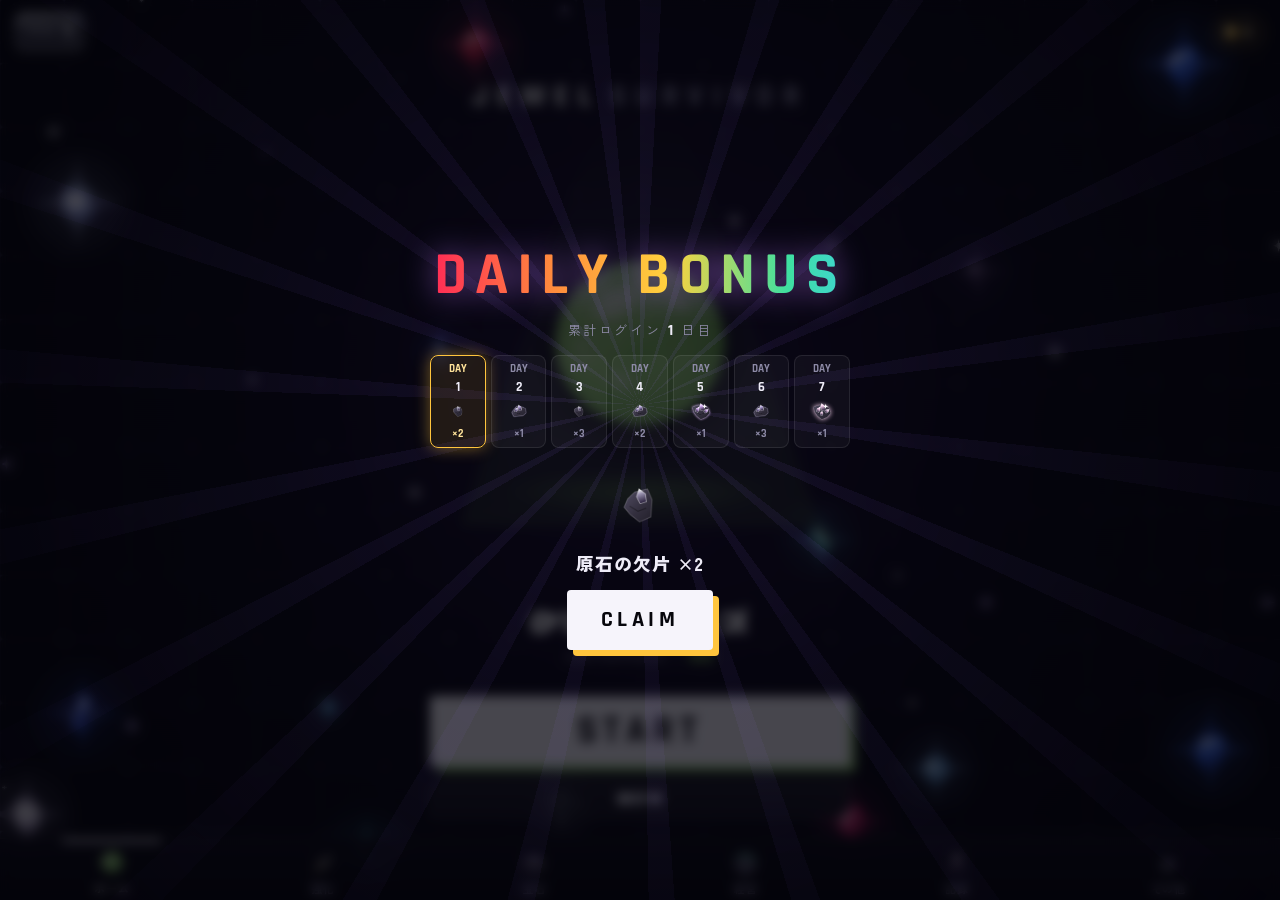
<file: index.html>
<!DOCTYPE html>
<html lang="ja">
<head>
  <meta charset="UTF-8">
  <meta name="viewport" content="width=device-width, initial-scale=1, maximum-scale=1, user-scalable=no, viewport-fit=cover">
  <meta name="apple-mobile-web-app-capable" content="yes">
  <meta name="mobile-web-app-capable" content="yes">
  <meta name="apple-mobile-web-app-status-bar-style" content="black-translucent">
  <meta name="apple-mobile-web-app-title" content="JEWEL SURVIVOR">
  <meta name="theme-color" content="#06060b">
  <meta name="format-detection" content="telephone=no">
  <meta name="description" content="宝石の力で闇を殲滅する、光とパーティクル全開のヴァンサバライク。">
  <title>JEWEL SURVIVOR</title>
  <link rel="manifest" href="manifest.webmanifest">
  <link rel="apple-touch-icon" href="icons/icon-180.png?v=2">
  <link rel="icon" type="image/png" href="icons/icon-192.png?v=2">
  <link rel="preconnect" href="https://fonts.googleapis.com">
  <link rel="preconnect" href="https://fonts.gstatic.com" crossorigin>
  <link href="https://fonts.googleapis.com/css2?family=Dela+Gothic+One&family=Rajdhani:wght@500;600;700&family=Zen+Kaku+Gothic+New:wght@500;700;900&display=swap" rel="stylesheet">
  <link rel="stylesheet" href="css/style.css">
</head>
<body>
  <div id="app">
    <canvas id="game"></canvas>

    <div id="hud" class="hidden">
      <div id="xpbar"><div id="xpfill"></div></div>
      <div id="hudtop">
        <div id="hudleft">
          <div id="lvtext">LV 1</div>
          <div class="stat"><span class="k">KILL</span><b id="kills">0</b></div>
          <div class="stat" id="coinstat"><span class="k">COIN</span><b id="coins">0</b></div>
        </div>
        <div id="timer">00:00</div>
        <div id="rushlap"></div>
        <button id="pausebtn" aria-label="ポーズ"><span></span><span></span></button>
      </div>
      <div id="slots"></div>
      <div id="bossbar" class="hidden"><div class="bname"></div><div class="btrack"><div class="bfill"></div></div><div class="bbreak"><div class="bbfill"></div></div></div>
      <div id="combo" class="hidden"><b>0</b><span>COMBO</span></div>
      <div id="feverwrap"><div id="fever"><div id="feverfill"></div></div><span id="fevertext">FEVER</span></div>
    </div>

    <div id="movehint" class="hidden">画面をドラッグして移動</div>
    <div id="joy"><div id="joybase"><div id="joyknob"></div></div></div>
    <div id="banners"></div>
    <div id="screens"></div>
    <div id="toasts"></div>
  </div>
  <script type="module" src="js/main.js"></script>
</body>
</html>
</file>
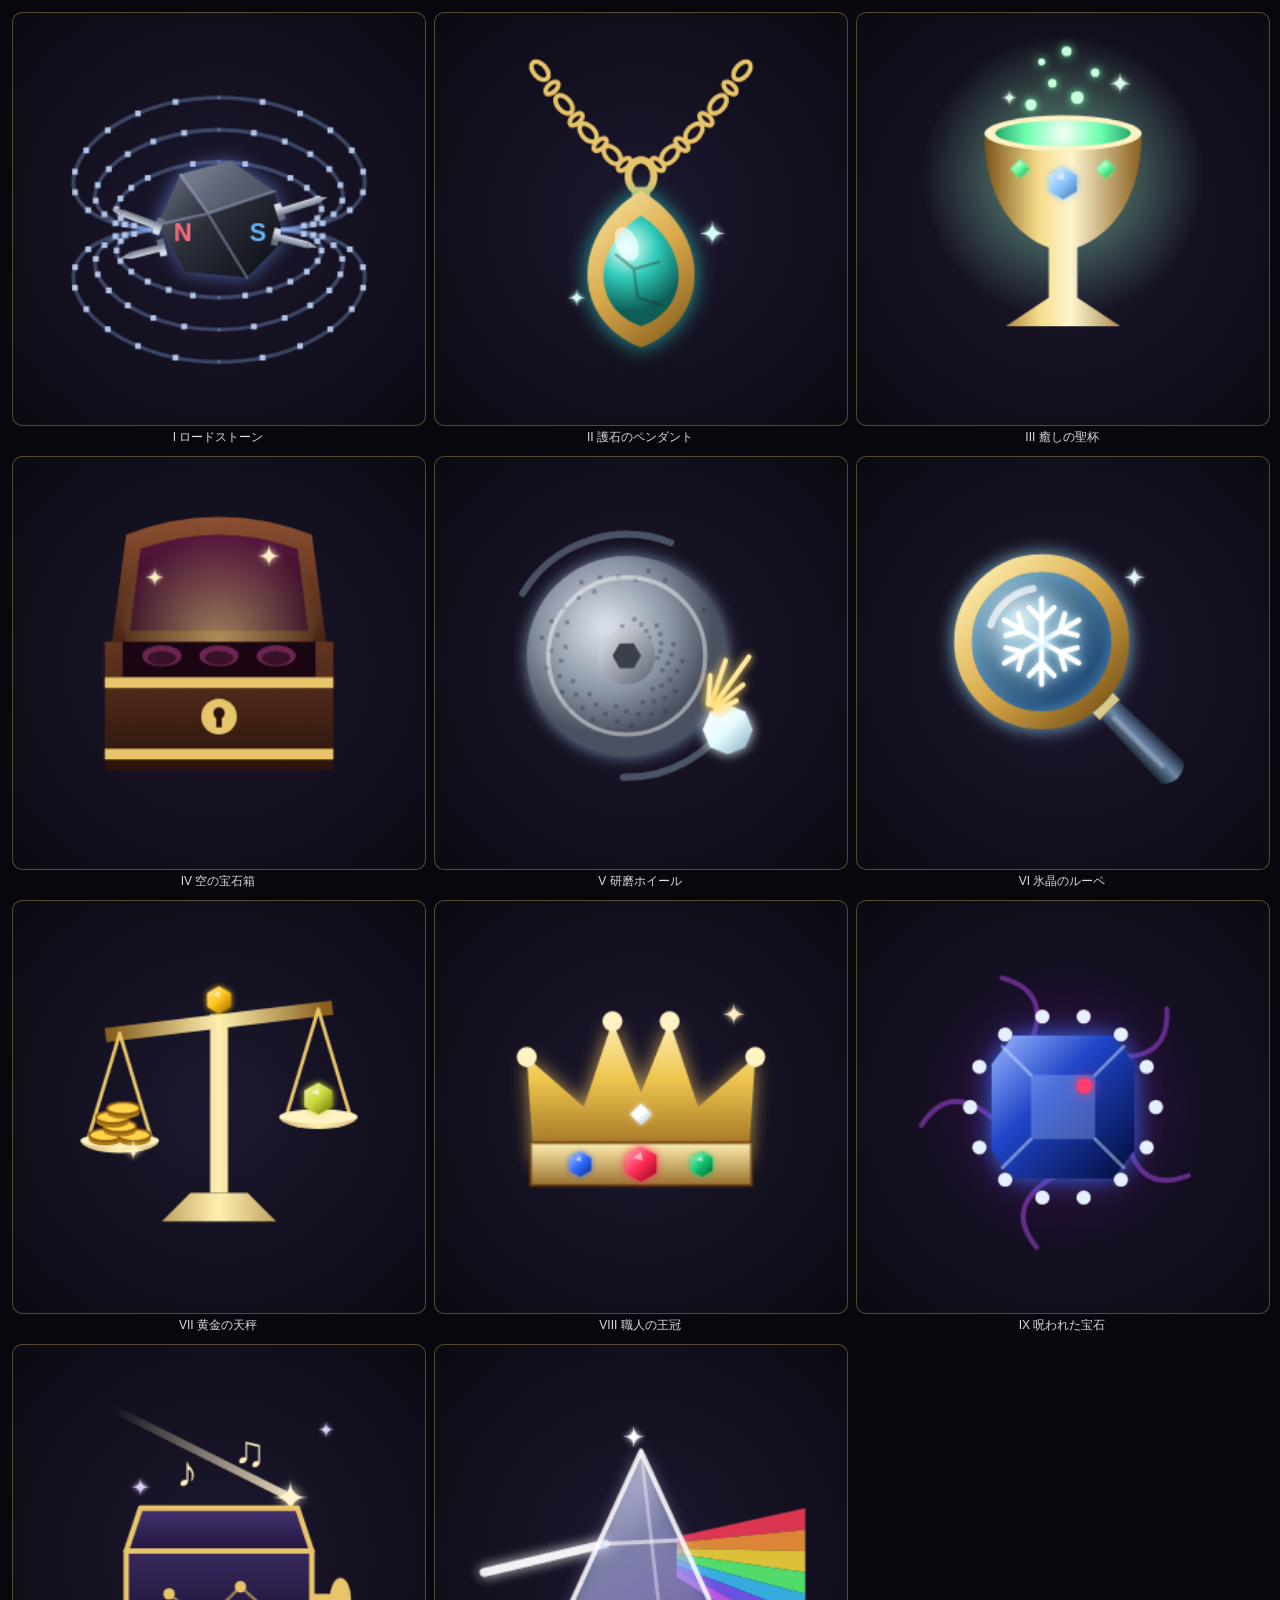
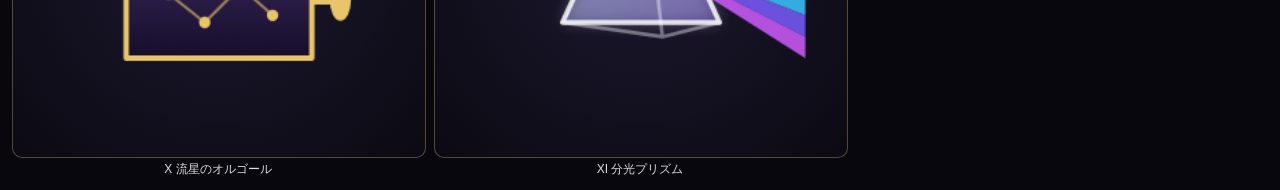
<file: tools/artifact-preview.html>
<!DOCTYPE html>
<html><head><meta charset="utf-8"><title>秘宝プレビュー</title>
<style>body{margin:0;background:#07070d;color:#ddd;font-family:sans-serif}.g{display:grid;grid-template-columns:repeat(3,1fr);gap:10px;padding:12px}
.c{text-align:center;font-size:12px}canvas{width:100%;aspect-ratio:1;background:radial-gradient(#1d1830,#0b0a12);border:1px solid #e8c56a55;border-radius:10px}</style></head>
<body><div class="g" id="g"></div>
<script type="module">
import { drawArtifact } from '../js/artifact-art.js';
import { ARTIFACTS } from '../js/artifacts.js';
const g = document.getElementById('g');
for (const a of ARTIFACTS) {
  const d = document.createElement('div'); d.className = 'c';
  const c = document.createElement('canvas'); c.width = c.height = 300;
  const x = c.getContext('2d'); x.translate(150, 150); drawArtifact(x, a.id, 260);
  d.append(c, document.createTextNode(a.no + ' ' + a.name)); g.append(d);
}
window.done = true;
</script></body></html>
</file>
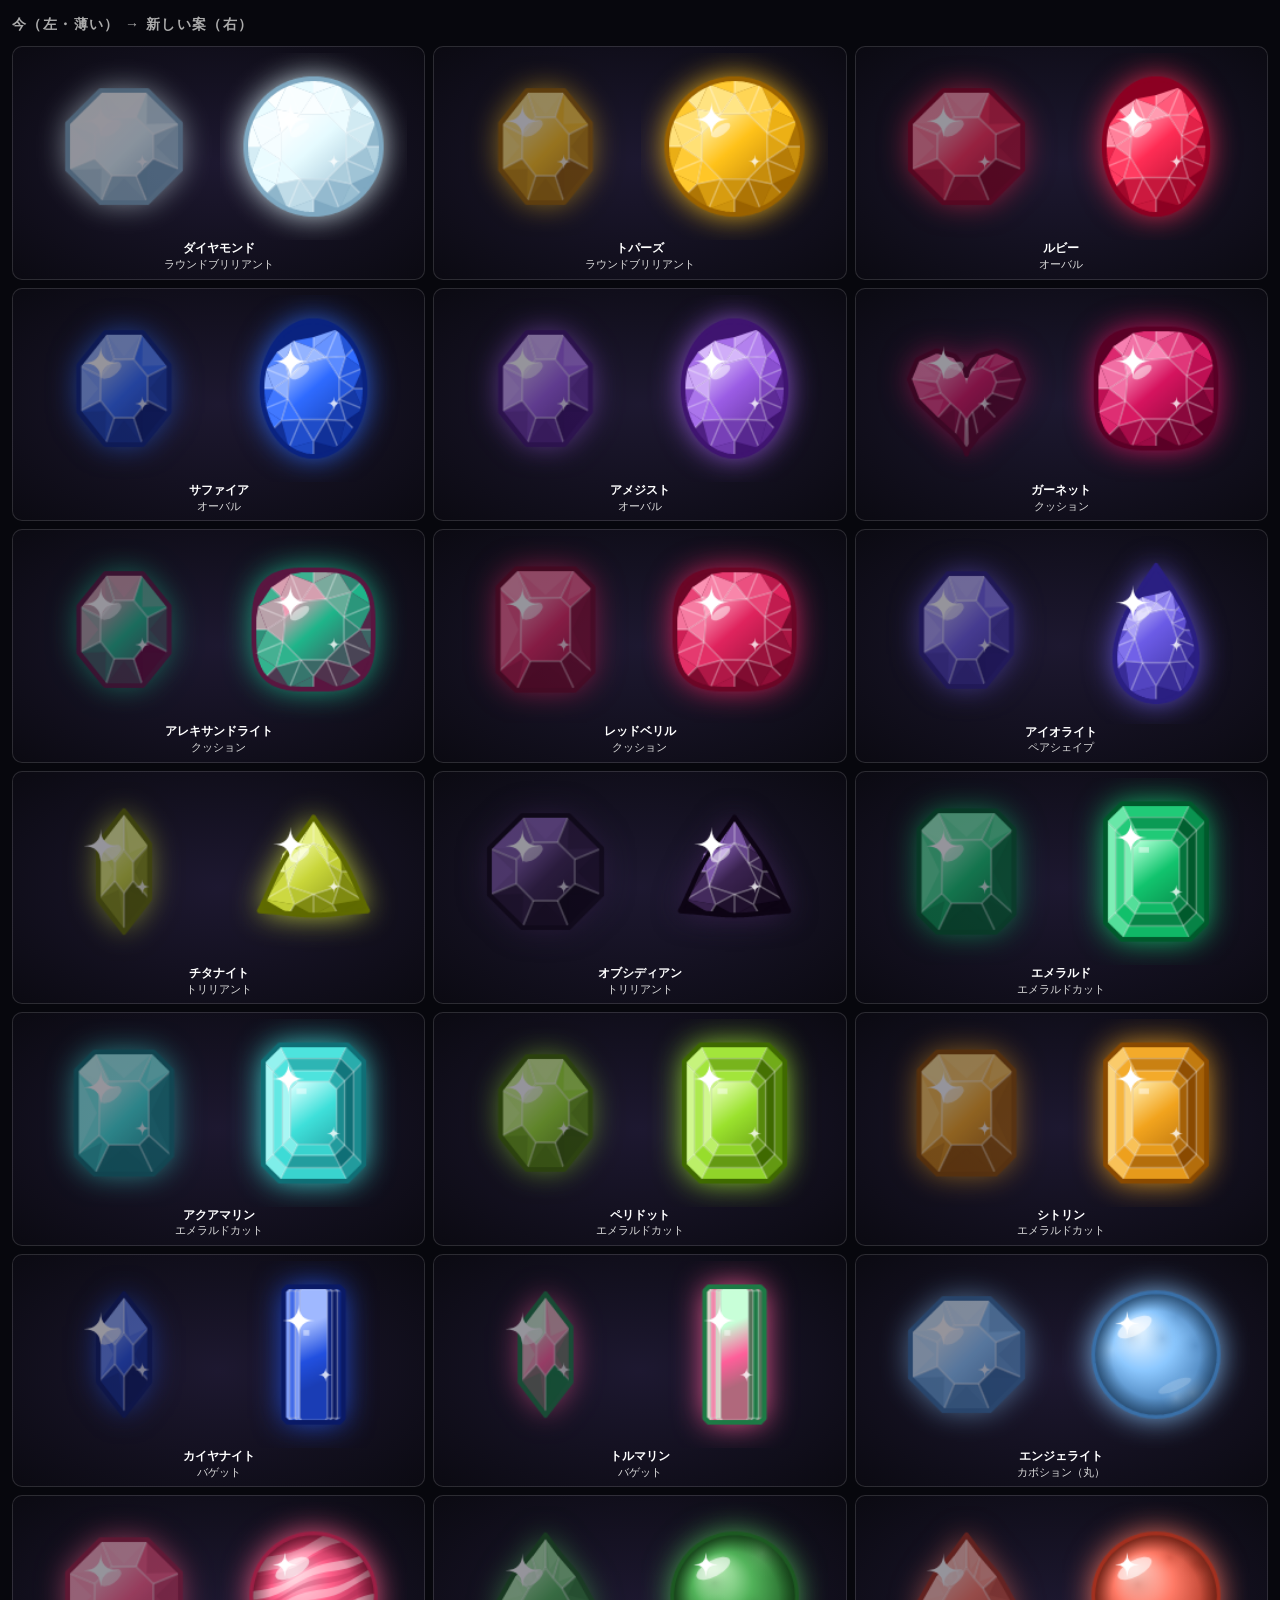
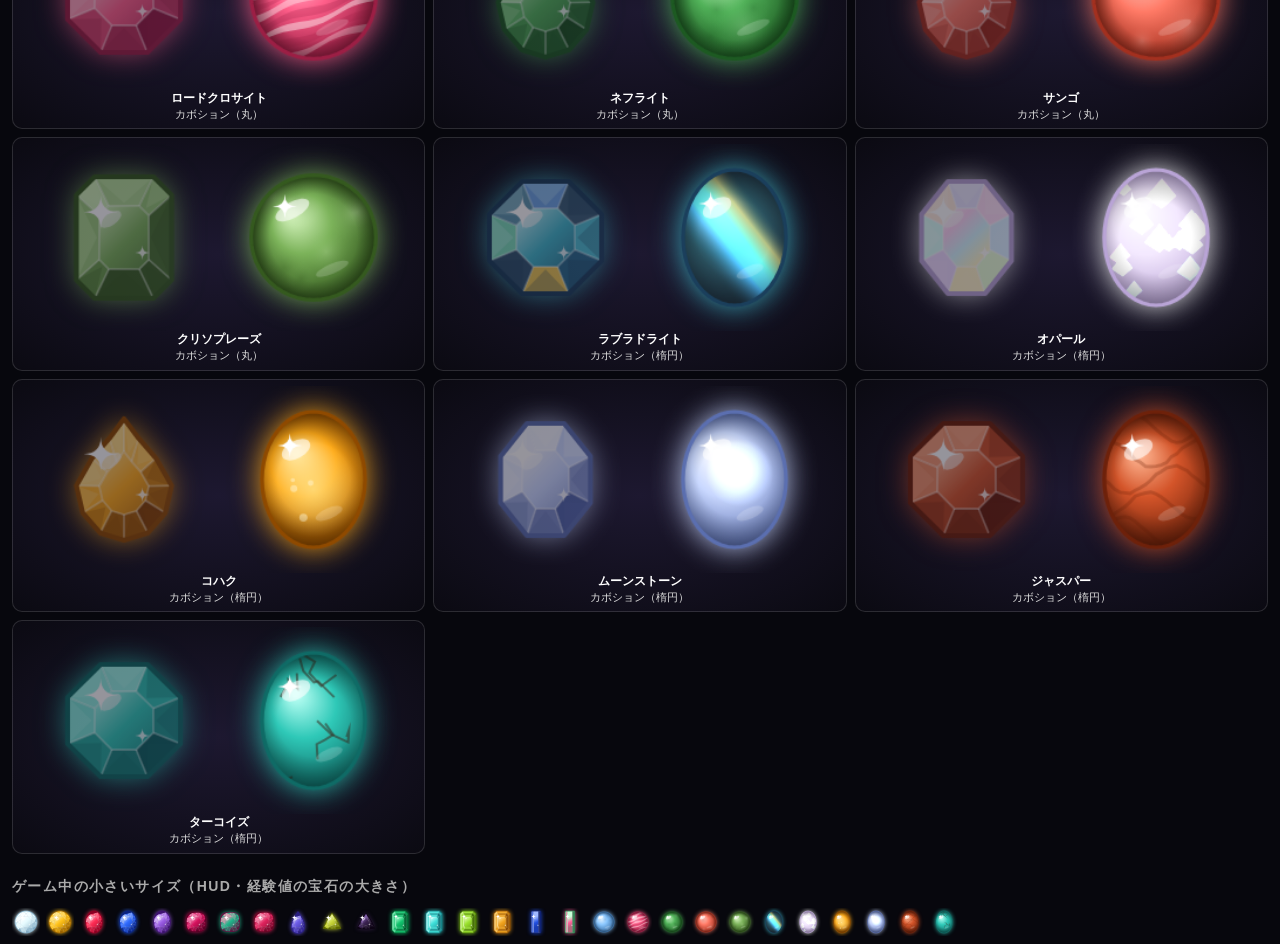
<file: tools/gem-preview.html>
<!DOCTYPE html>
<html><head><meta charset="utf-8"><meta name="viewport" content="width=device-width, initial-scale=1"><title>宝石の絵のプレビュー</title>
<style>
body{margin:0;background:#07070d;color:#ddd;font-family:sans-serif}
h2{font-size:14px;letter-spacing:.1em;color:#aaa;margin:16px 12px 4px}
.g{display:grid;grid-template-columns:repeat(3,1fr);gap:8px;padding:8px 12px}
.c{text-align:center;font-size:11px;line-height:1.4;background:radial-gradient(#1d1830,#0b0a12);border:1px solid #ffffff22;border-radius:10px;padding:6px 2px}
.c b{display:block;font-size:12px;color:#fff}
.pair{display:flex;justify-content:center;align-items:center;gap:2px}
.pair canvas{width:46%}
.old{opacity:.55}
.small{display:flex;flex-wrap:wrap;gap:6px;padding:8px 12px}
.small canvas{width:28px;height:28px}
</style></head>
<body>
<h2>今（左・薄い） → 新しい案（右）</h2>
<div class="g" id="g"></div>
<h2>ゲーム中の小さいサイズ（HUD・経験値の宝石の大きさ）</h2>
<div class="small" id="s"></div>
<script type="module">
import { drawCutGem, GEM_CUT, CUT_NAMES } from '../js/gem-art.js';
import { drawGem } from '../js/render.js';
import { GEMS } from '../js/data.js';
const ids = Object.keys(GEMS).sort((a, b) => Object.keys(CUT_NAMES).indexOf(GEM_CUT[a]) - Object.keys(CUT_NAMES).indexOf(GEM_CUT[b]));
const cv = (size, fn) => { const c = document.createElement('canvas'); c.width = c.height = size; const x = c.getContext('2d'); x.translate(size / 2, size / 2); fn(x); return c; };
for (const id of ids) {
  const g = GEMS[id];
  const d = document.createElement('div'); d.className = 'c';
  const p = document.createElement('div'); p.className = 'pair';
  const o = cv(160, (x) => drawGem(x, 52, g)); o.className = 'old';
  const n = cv(160, (x) => drawCutGem(x, 58, g, id));
  p.append(o, n);
  d.append(p);
  d.insertAdjacentHTML('beforeend', `<b>${g.jp}</b>${CUT_NAMES[GEM_CUT[id]]}`);
  document.getElementById('g').append(d);
  document.getElementById('s').append(cv(56, (x) => drawCutGem(x, 22, g, id)));
}
window.done = true;
</script></body></html>
</file>
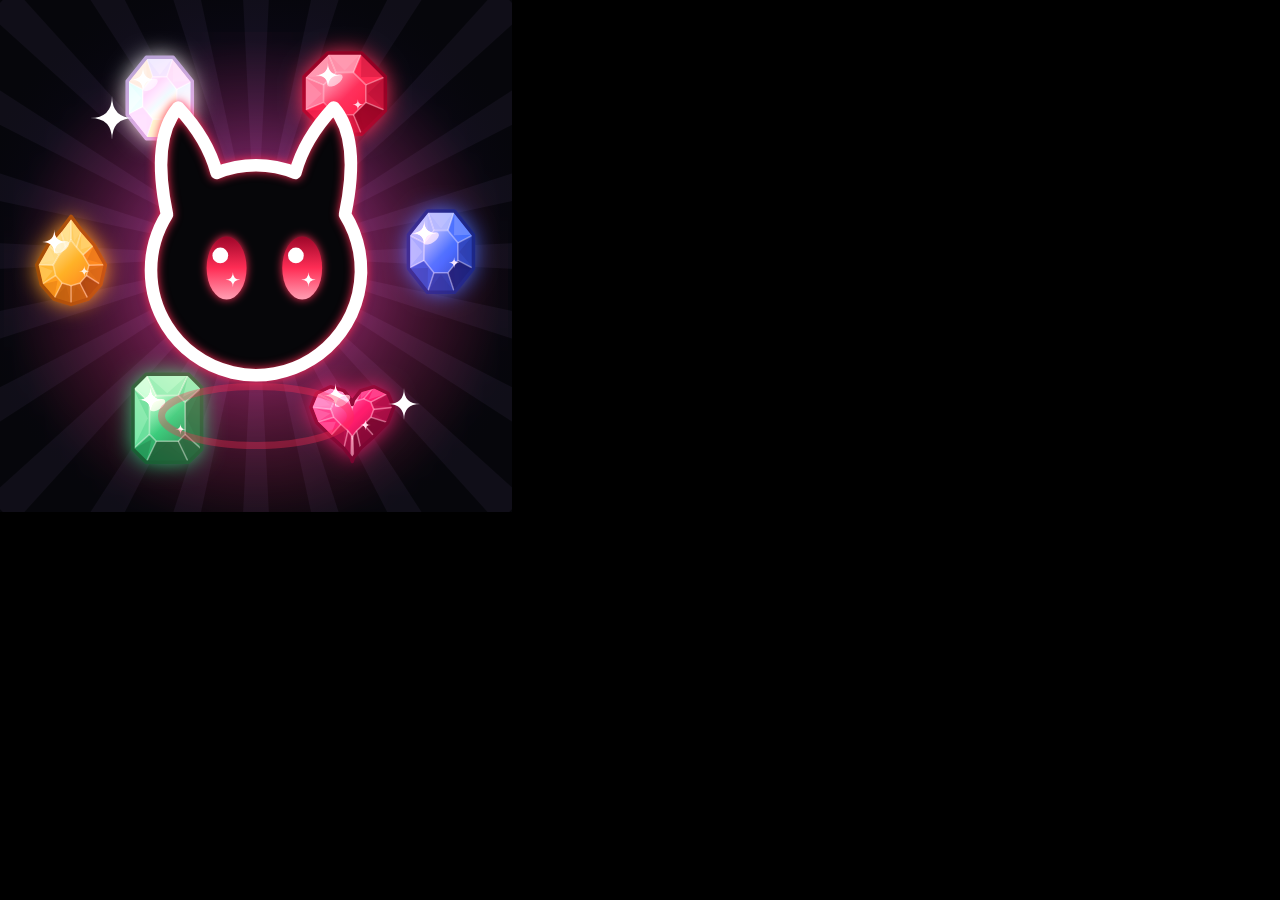
<file: tools/icon.html>
<!DOCTYPE html>
<html><body style="margin:0;background:#000">
<canvas id="c" width="512" height="512"></canvas>
<script type="module">
// アイコンを つくる（tools/make-icons.js から つかう）
import { drawGem, drawPlayer, sparkle } from '../js/render.js';
import { GEMS } from '../js/data.js';
const c = document.getElementById('c');
const ctx = c.getContext('2d');
const S = 512;
ctx.fillStyle = '#06060b';
ctx.fillRect(0, 0, S, S);
const g = ctx.createRadialGradient(S / 2, S / 2, 0, S / 2, S / 2, S * 0.6);
g.addColorStop(0, 'rgba(130,70,230,0.55)');
g.addColorStop(0.5, 'rgba(50,25,110,0.25)');
g.addColorStop(1, 'rgba(0,0,0,0)');
ctx.fillStyle = g;
ctx.fillRect(0, 0, S, S);
// ひかりの すじ
ctx.save();
ctx.translate(S / 2, S / 2);
ctx.globalCompositeOperation = 'lighter';
for (let i = 0; i < 24; i++) {
  ctx.rotate(Math.PI / 12);
  ctx.fillStyle = 'rgba(190,150,255,0.05)';
  ctx.beginPath();
  ctx.moveTo(0, 0); ctx.lineTo(-18, -360); ctx.lineTo(18, -360);
  ctx.fill();
}
ctx.restore();
// まわりの ジュエル
const ring = ['ruby', 'sapphire', 'garnet', 'emerald', 'amber', 'opal'];
ring.forEach((id, i) => {
  const a = -Math.PI / 2 + (i / ring.length) * Math.PI * 2 + 0.5;
  ctx.save();
  ctx.translate(S / 2 + Math.cos(a) * 185, S / 2 + Math.sin(a) * 185);
  drawGem(ctx, 44, GEMS[id]);
  ctx.restore();
});
// まんなか：マスコット
ctx.save();
ctx.translate(S / 2, S / 2 + 20);
ctx.scale(7, 7);
drawPlayer(ctx, { x: 0, y: 0, face: 1, moving: false, hurtT: 0 }, 0.3, 'ruby');
ctx.restore();
sparkle(ctx, 112, 118, 22, '#fff');
sparkle(ctx, 404, 404, 16, '#fff');
window.done = true;
</script>
</body></html>
</file>
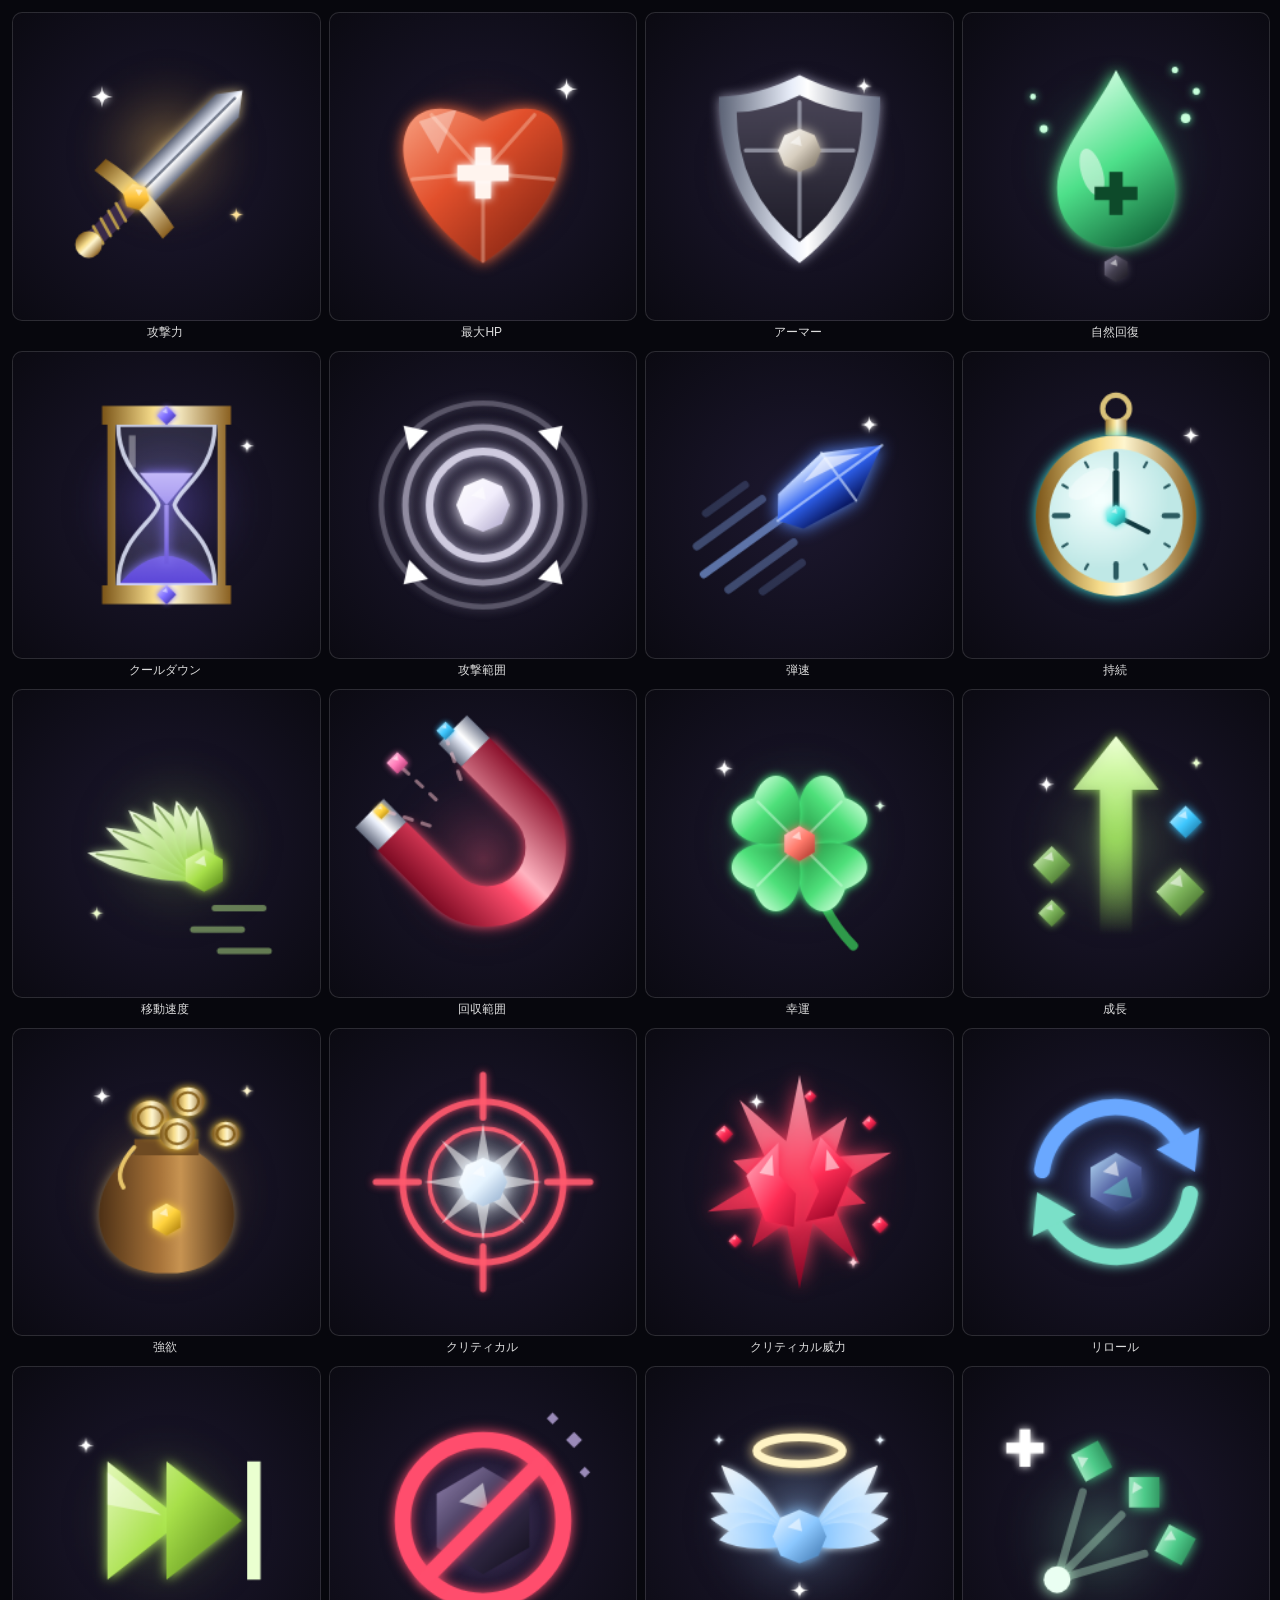
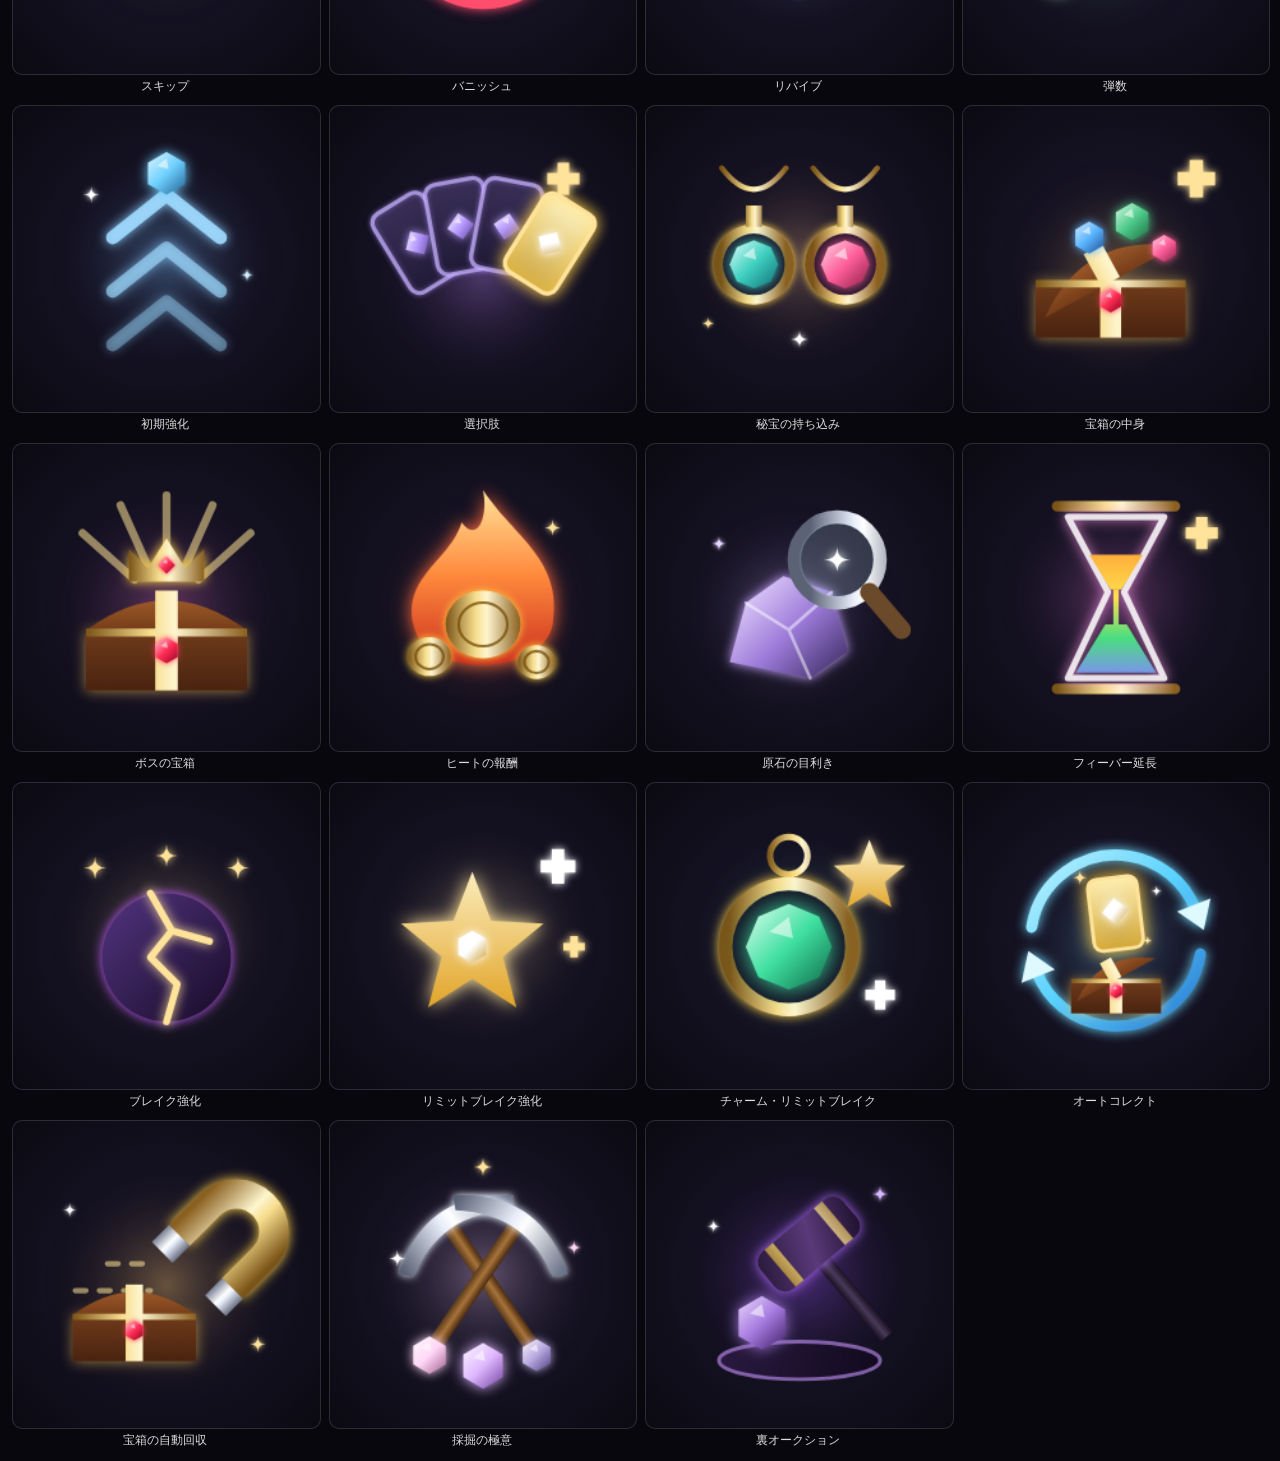
<file: tools/shop-preview.html>
<!DOCTYPE html>
<html><head><meta charset="utf-8"><title>工房アイコンのプレビュー</title>
<style>body{margin:0;background:#07070d;color:#ddd;font-family:sans-serif}.g{display:grid;grid-template-columns:repeat(4,1fr);gap:10px;padding:12px}
.c{text-align:center;font-size:12px}canvas{width:100%;aspect-ratio:1;background:radial-gradient(#1d1830,#0b0a12);border:1px solid #ffffff22;border-radius:10px}</style></head>
<body><div class="g" id="g"></div>
<script type="module">
import { drawShopIcon } from '../js/shop-art.js';
import { SHOP, UPPER_SHOP } from '../js/data.js';
const g = document.getElementById('g');
for (const it of [...SHOP, ...UPPER_SHOP]) {
  const d = document.createElement('div'); d.className = 'c';
  const c = document.createElement('canvas'); c.width = c.height = 240;
  const x = c.getContext('2d'); x.translate(120, 120); drawShopIcon(x, it.id, 210);
  d.append(c, document.createTextNode(it.name)); g.append(d);
}
window.done = true;
</script></body></html>
</file>
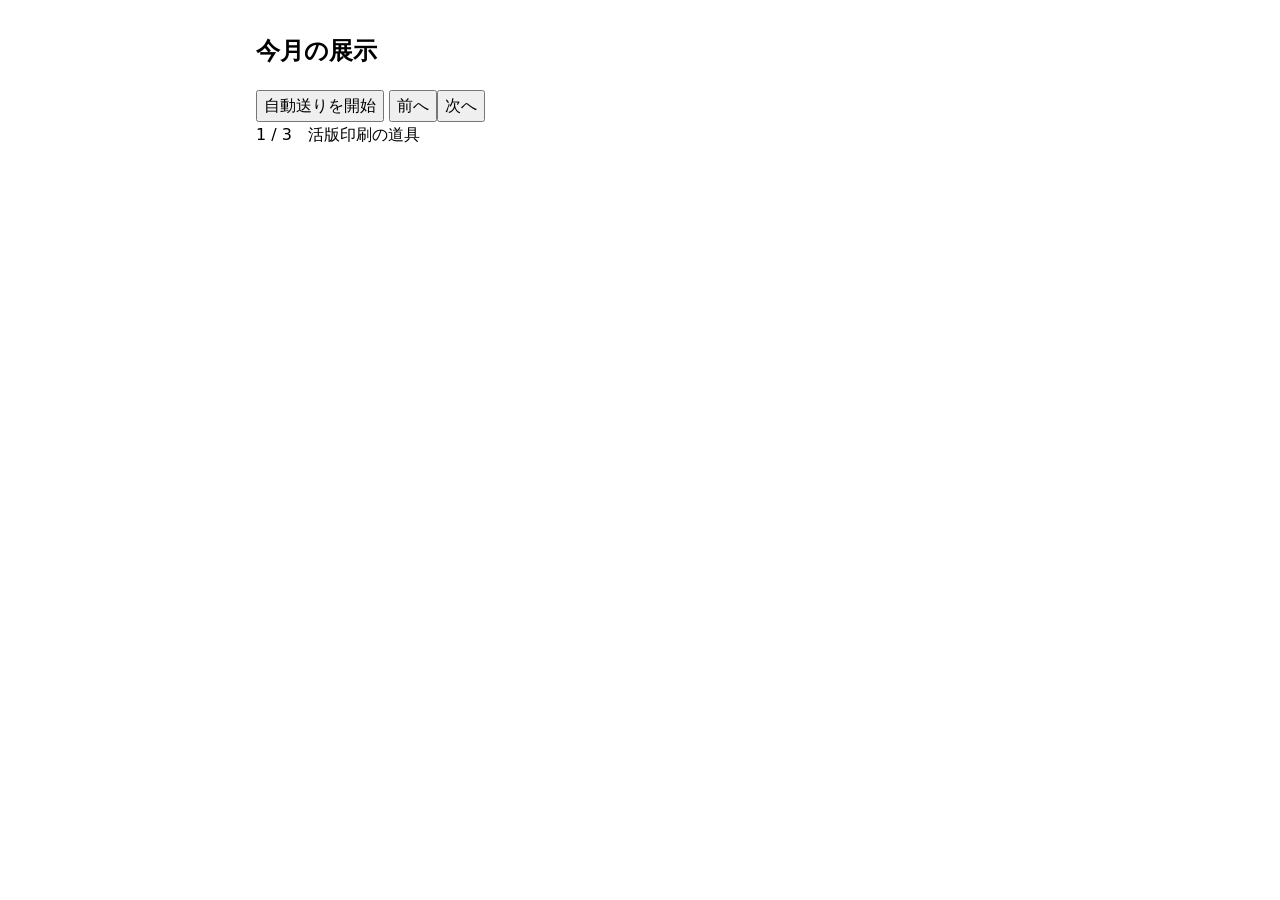
<file: .claude/skills/anything-frontend-art-direction/templates/carousel.html>
<!doctype html>
<html lang="ja">
<meta charset="utf-8">
<meta name="viewport" content="width=device-width, initial-scale=1">
<title>展示のお知らせ</title>
<style>
:root { font-family: system-ui, sans-serif; line-height: 1.6; }
body { max-inline-size: 48rem; margin: 2rem auto; padding-inline: 1rem; }
button, select, input { font: inherit; }
:focus-visible { outline: 3px solid currentColor; outline-offset: 3px; }

</style>
<body>
<section aria-label="分室の展示" aria-roledescription="カルーセル">
  <h1>今月の展示</h1>
  <button id="rotation">自動送りを開始</button>
  <button id="back">前へ</button><button id="forward">次へ</button>
  <div id="slide" aria-live="polite" aria-atomic="true"></div>
</section>
<script>
const topics = ['活版印刷の道具', '地図の描き方', '紙の見本帳'];
const area = document.querySelector('section');
const slide = document.querySelector('#slide');
const rotation = document.querySelector('#rotation');
const reduced = matchMedia('(prefers-reduced-motion: reduce)');
let position = 0;
let timer;
let waitingForExit = false;
function show(delta) {
  position = (position + delta + topics.length) % topics.length;
  slide.textContent = (position + 1) + ' / ' + topics.length + '　' + topics[position];
}
function stop() {
  clearInterval(timer);
  timer = undefined;
  waitingForExit = false;
  rotation.textContent = '自動送りを開始';
  slide.setAttribute('aria-live', 'polite');
}
function updatePreference() { stop(); rotation.disabled = reduced.matches; }
let stopOnClick = false;
rotation.addEventListener('pointerdown', () => { stopOnClick = timer !== undefined || waitingForExit; });
rotation.addEventListener('pointercancel', () => { stopOnClick = false; });
rotation.addEventListener('click', event => {
  const wasRunning = event.detail > 0 && stopOnClick;
  stopOnClick = false;
  if (timer !== undefined || waitingForExit || wasRunning) { stop(); return; }
  if (reduced.matches) return;
  if (area.matches(':hover')) {
    waitingForExit = true;
    rotation.textContent = '自動送りの開始を取り消す';
    return;
  }
  run();
});
function run() {
  waitingForExit = false;
  slide.setAttribute('aria-live', 'off');
  rotation.textContent = '自動送りを停止';
  timer = setInterval(() => show(1), 6000);
}
area.addEventListener('focusin', stop);
area.addEventListener('mouseenter', stop);
area.addEventListener('mouseleave', () => { if (waitingForExit && !reduced.matches) run(); });
reduced.addEventListener('change', updatePreference);
for (const [id, delta] of [['back', -1], ['forward', 1]]) {
  document.getElementById(id).addEventListener('click', () => { stop(); show(delta); });
}
updatePreference();
show(0);
</script>
</body>
</html>
</file>
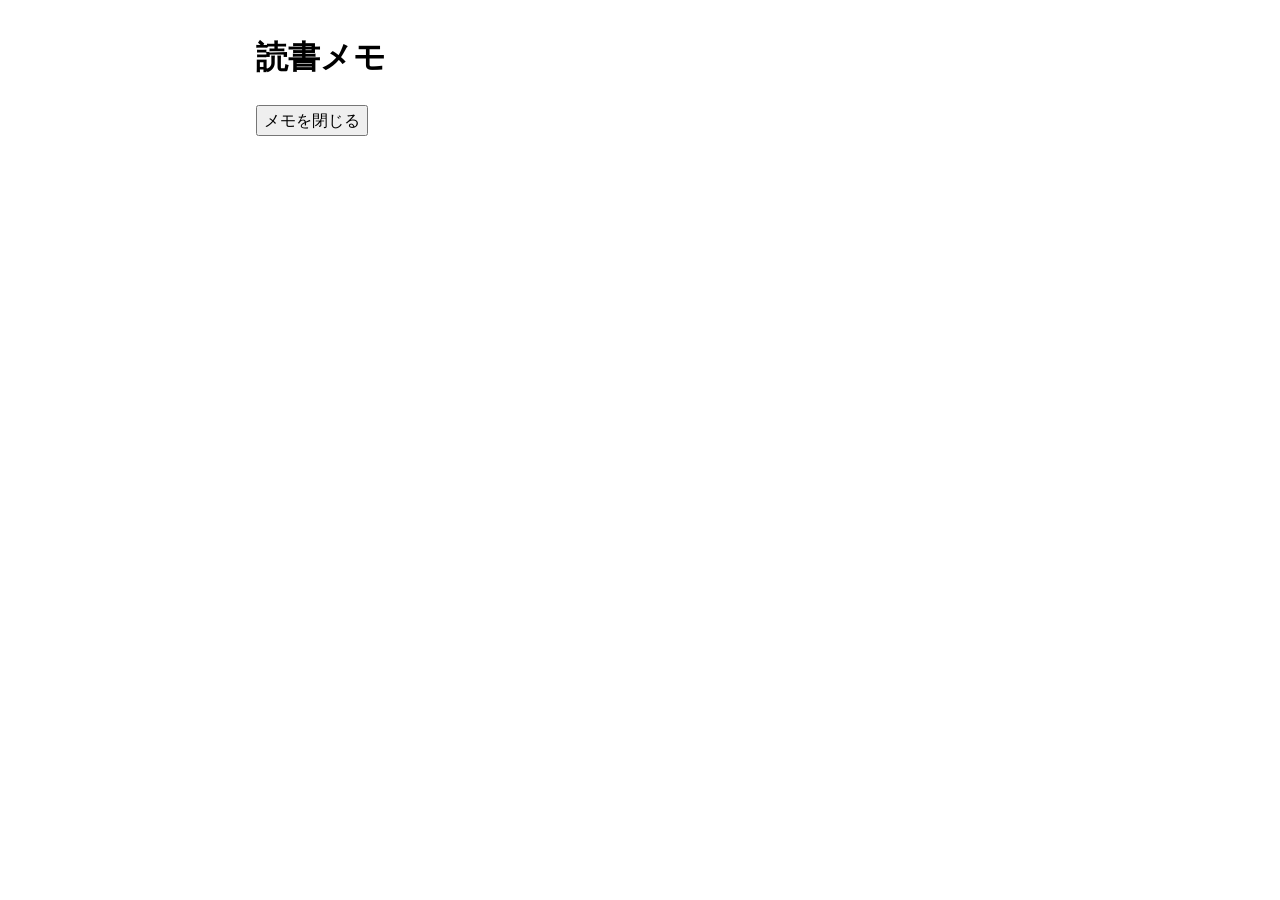
<file: .claude/skills/anything-frontend-art-direction/templates/dialog.html>
<!doctype html>
<html lang="ja">
<meta charset="utf-8">
<meta name="viewport" content="width=device-width, initial-scale=1">
<title>確認ダイアログ</title>
<style>
:root { font-family: system-ui, sans-serif; line-height: 1.6; }
body { max-inline-size: 48rem; margin: 2rem auto; padding-inline: 1rem; }
button, select, input { font: inherit; }
:focus-visible { outline: 3px solid currentColor; outline-offset: 3px; }
dialog::backdrop { background: rgb(20 26 36 / 60%); }
</style>
<body>
<h1>読書メモ</h1>
<button id="review" type="button">メモを閉じる</button>
<dialog id="decision" aria-labelledby="question">
  <h2 id="question">編集を終了しますか？</h2>
  <form method="dialog">
    <button value="stay" autofocus>編集を続ける</button>
    <button value="leave">終了する</button>
  </form>
</dialog>
<p role="status" id="outcome"></p>
<script>
const launch = document.querySelector('#review');
const box = document.querySelector('#decision');
launch.addEventListener('click', () => {
  box.returnValue = '';
  box.showModal();
});
box.addEventListener('close', () => {
  document.querySelector('#outcome').textContent =
    box.returnValue === 'leave' ? '編集を終了しました。' : '編集中です。';
});
</script>
</body>
</html>
</file>
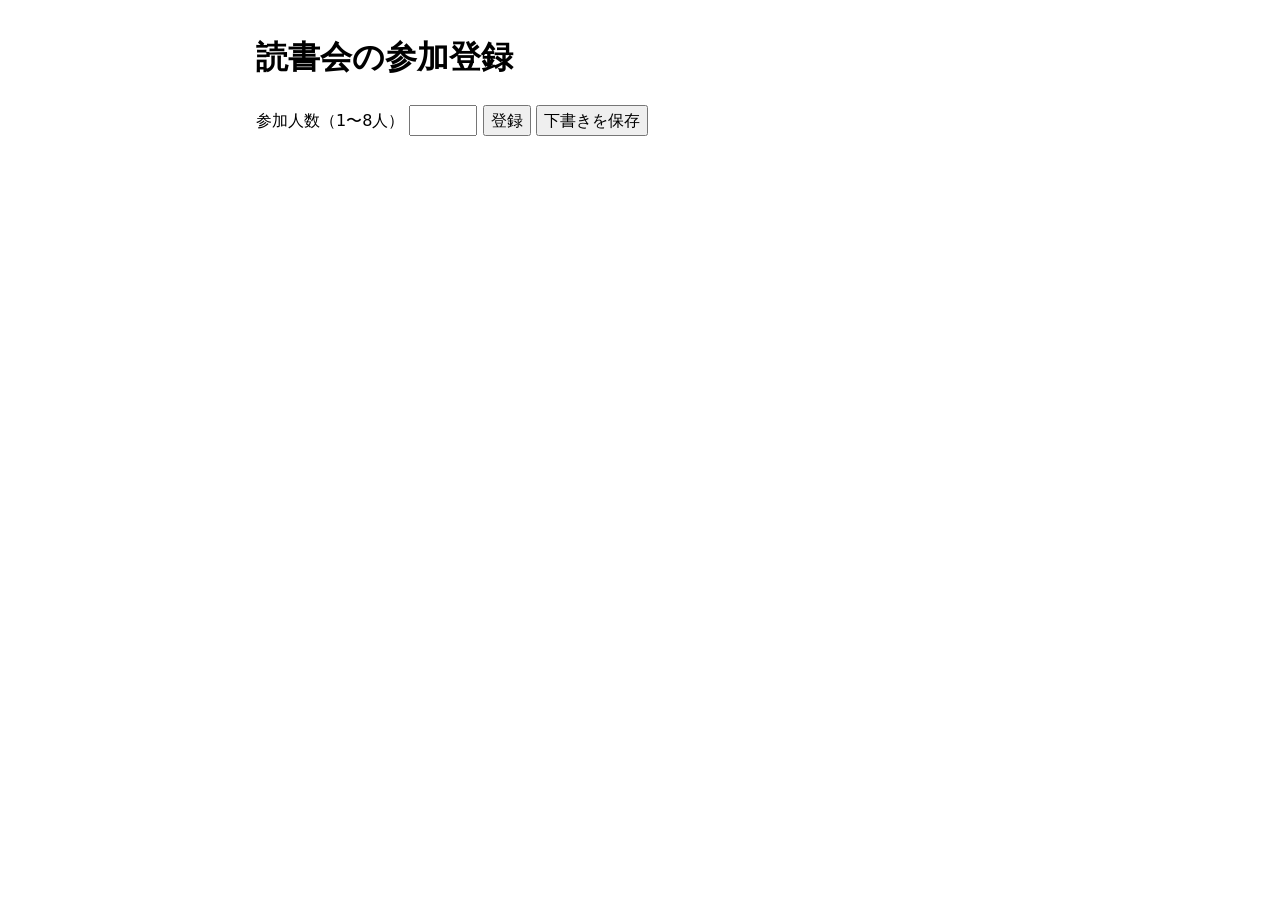
<file: .claude/skills/anything-frontend-art-direction/templates/form.html>
<!doctype html>
<html lang="ja">
<meta charset="utf-8">
<meta name="viewport" content="width=device-width, initial-scale=1">
<title>参加人数の登録</title>
<style>
:root { font-family: system-ui, sans-serif; line-height: 1.6; }
body { max-inline-size: 48rem; margin: 2rem auto; padding-inline: 1rem; }
button, select, input { font: inherit; }
:focus-visible { outline: 3px solid currentColor; outline-offset: 3px; }

</style>
<body>
<h1>読書会の参加登録</h1>
<form id="booking">
  <label for="people">参加人数（1〜8人）</label>
  <input id="people" name="people" type="number" min="1" max="8" required>
  <button name="intent" value="book">登録</button>
  <button name="intent" value="draft" formnovalidate>下書きを保存</button>
</form>
<p id="receipt" role="status"></p>
<script>
const booking = document.querySelector('#booking');
booking.addEventListener('submit', (event) => {
  event.preventDefault();
  const draft = event.submitter?.value === 'draft';
  const count = booking.elements.namedItem('people').value;
  document.querySelector('#receipt').textContent = draft
    ? '下書きを受け付けました。'
    : count + '人の登録を受け付けました。';
});
</script>
</body>
</html>
</file>
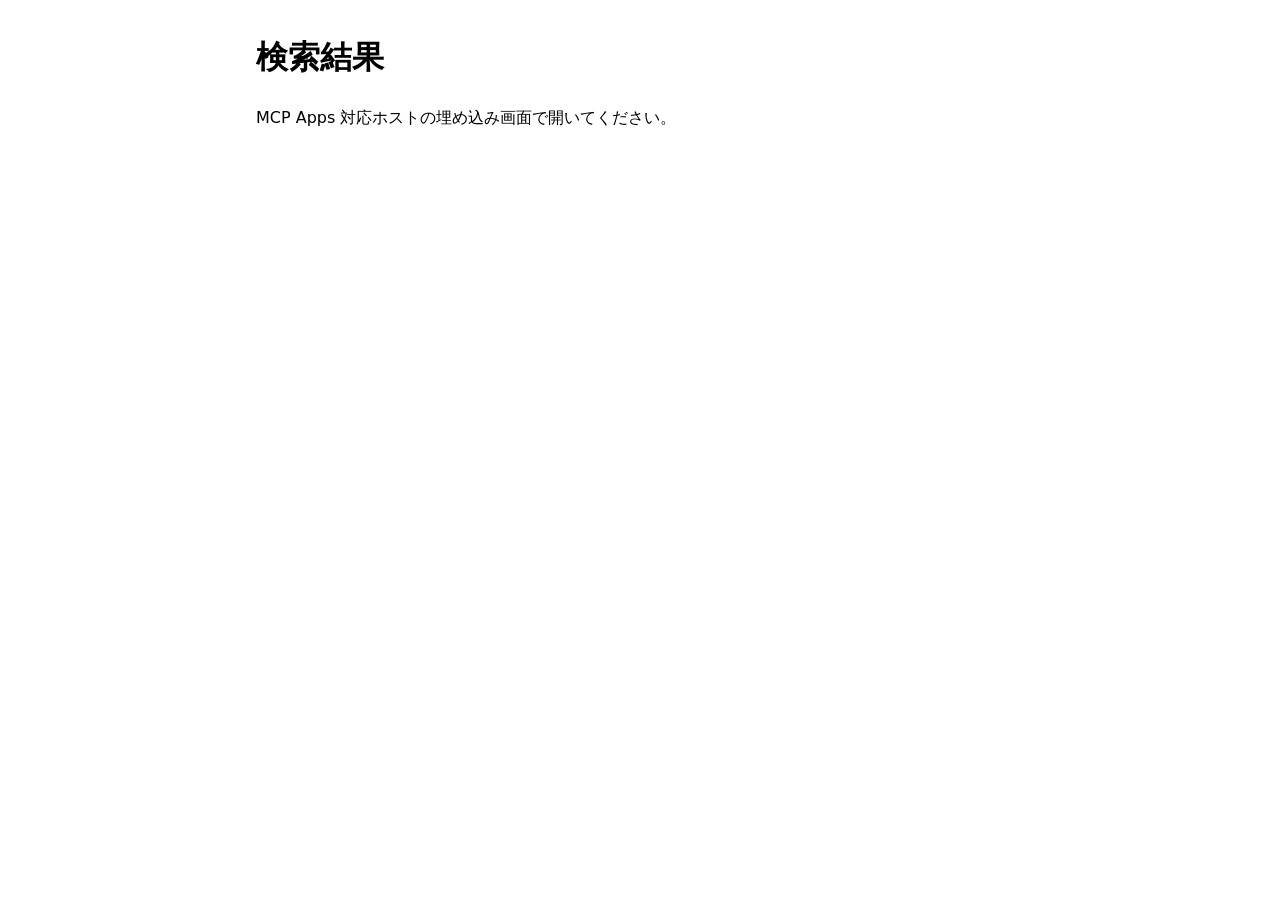
<file: .claude/skills/anything-frontend-art-direction/templates/mcp-summary.html>
<!doctype html>
<html lang="ja">
<meta charset="utf-8">
<meta name="viewport" content="width=device-width, initial-scale=1">
<title>ツールから届いた件数</title>
<style>
:root { font-family: system-ui, sans-serif; line-height: 1.6; }
body { max-inline-size: 48rem; margin: 2rem auto; padding-inline: 1rem; }
button, select, input { font: inherit; }
:focus-visible { outline: 3px solid currentColor; outline-offset: 3px; }

</style>
<body>
<h1>検索結果</h1>
<p id="summary" role="status">ツール結果を待っています。</p>
<script>
const panel = document.querySelector('#summary');
function start() {
  if (window.parent === window) {
    panel.textContent = 'MCP Apps 対応ホストの埋め込み画面で開いてください。';
    return;
  }
  const peer = window.parent;
  const version = '2026-01-26';
  const handshakeId = 'count-view-init';
  let ready = false;
  let peerOrigin;
  const timeout = setTimeout(() => {
    window.removeEventListener('message', receive);
    panel.textContent = 'ホストから応答がありません。';
  }, 10000);
  function receive(event) {
    const message = event.data;
    if (event.source !== peer || message?.jsonrpc !== '2.0') return;
    if (!ready) {
      if (message.id !== handshakeId) return;
      clearTimeout(timeout);
      if (message.error || message.result?.protocolVersion !== version) {
        window.removeEventListener('message', receive);
        panel.textContent = 'ホストと表示方式を合意できませんでした。';
        return;
      }
      ready = true;
      peerOrigin = event.origin;
      peer.postMessage({ jsonrpc: '2.0', method: 'ui/notifications/initialized', params: {} },
        peerOrigin === 'null' ? '*' : peerOrigin);
      return;
    }
    if (event.origin !== peerOrigin) return;
    if (message.method === 'ui/notifications/tool-cancelled') {
      panel.textContent = '検索を中止しました。';
      return;
    }
    if (message.method !== 'ui/notifications/tool-result') return;
    const count = message.params?.structuredContent?.count;
    panel.textContent = !message.params?.isError && Number.isSafeInteger(count) && count >= 0
      ? '見つかった資料は ' + count + ' 件です。'
      : '件数を確認できませんでした。';
  }
  window.addEventListener('message', receive);
  peer.postMessage({
    jsonrpc: '2.0', method: 'ui/initialize', id: handshakeId,
    params: { appCapabilities: {}, protocolVersion: version, appInfo: { name: 'result-count', version: '1.0.0' } }
  }, '*');
}
start();
</script>
</body>
</html>
</file>
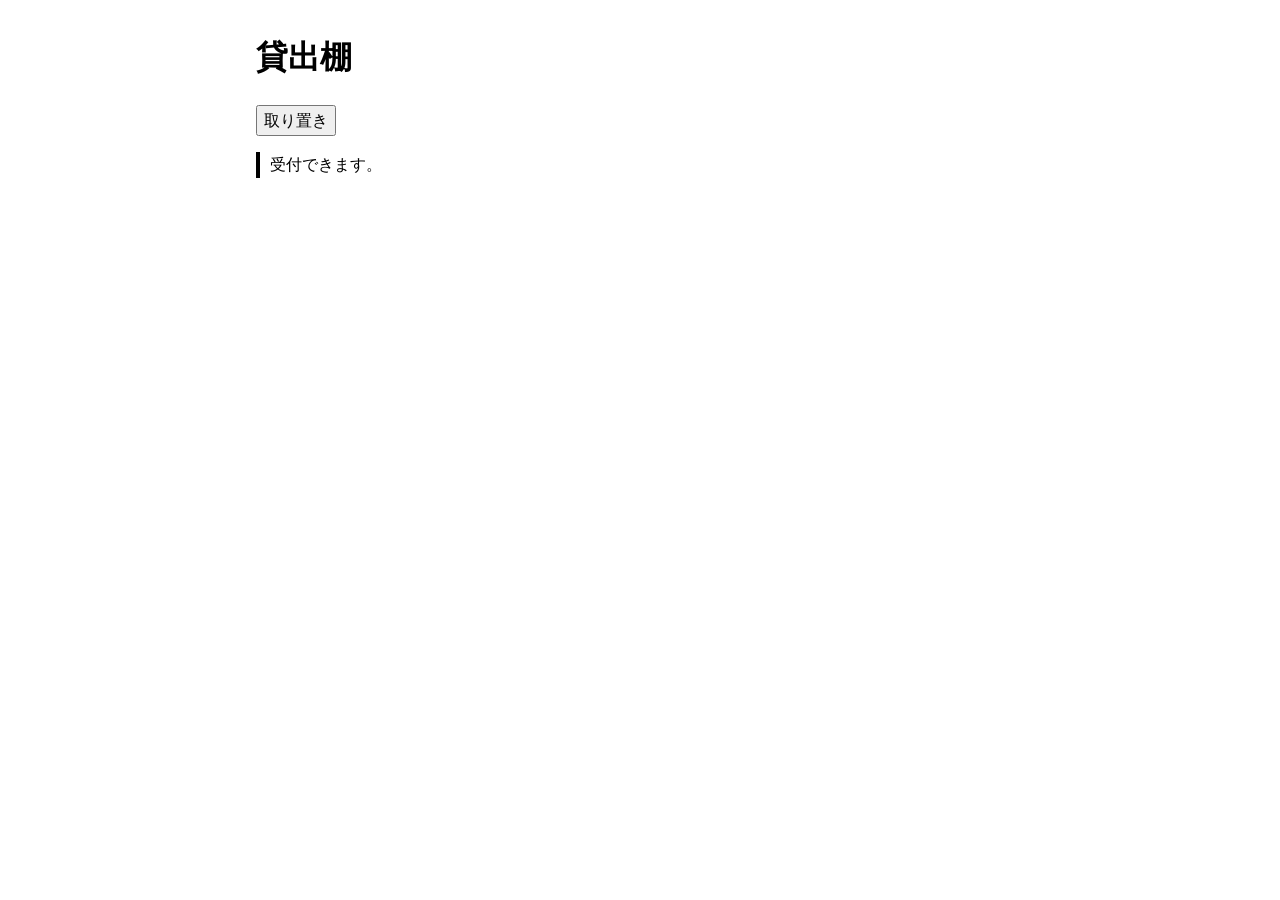
<file: .claude/skills/anything-frontend-art-direction/templates/motion.html>
<!doctype html>
<html lang="ja">
<meta charset="utf-8">
<meta name="viewport" content="width=device-width, initial-scale=1">
<title>状態の変化を伝える</title>
<style>
:root { font-family: system-ui, sans-serif; line-height: 1.6; }
body { max-inline-size: 48rem; margin: 2rem auto; padding-inline: 1rem; }
button, select, input { font: inherit; }
:focus-visible { outline: 3px solid currentColor; outline-offset: 3px; }
#shelf { border-inline-start: .25rem solid; padding-inline-start: .6rem; }
@media (prefers-reduced-motion: no-preference) {
  #shelf { transition: transform 160ms ease-out; }
  #shelf.held { transform: translateX(.3rem); }
}
</style>
<body>
<h1>貸出棚</h1>
<button id="hold" aria-pressed="false">取り置き</button>
<p id="shelf" role="status">受付できます。</p>
<script>
const hold = document.querySelector('#hold');
const shelf = document.querySelector('#shelf');
hold.addEventListener('click', () => {
  const active = hold.getAttribute('aria-pressed') === 'false';
  hold.setAttribute('aria-pressed', String(active));
  shelf.classList.toggle('held', active);
  shelf.textContent = active ? '取り置き中です。' : '受付できます。';
});
</script>
</body>
</html>
</file>
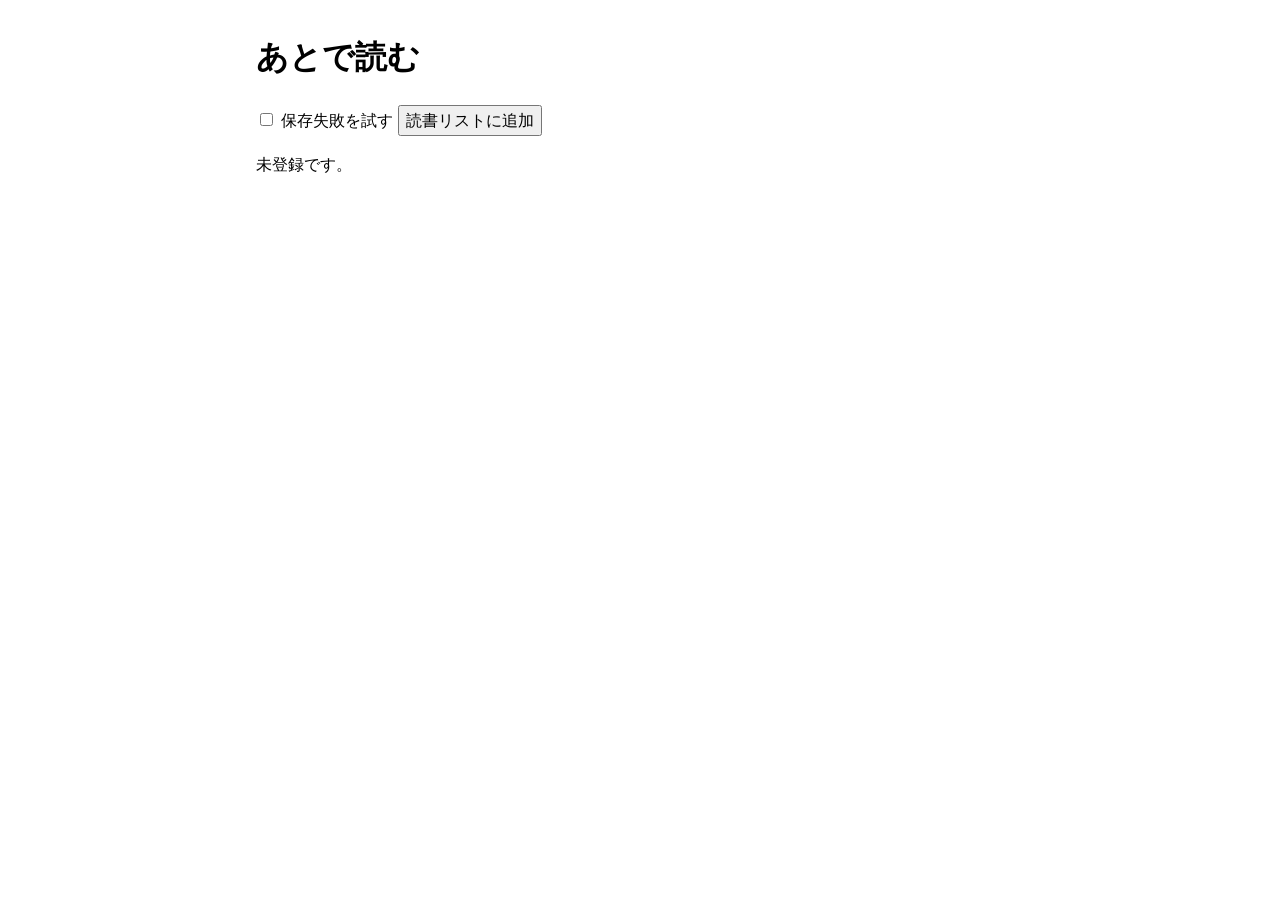
<file: .claude/skills/anything-frontend-art-direction/templates/optimistic.html>
<!doctype html>
<html lang="ja">
<meta charset="utf-8">
<meta name="viewport" content="width=device-width, initial-scale=1">
<title>取り消し可能な先行表示</title>
<style>
:root { font-family: system-ui, sans-serif; line-height: 1.6; }
body { max-inline-size: 48rem; margin: 2rem auto; padding-inline: 1rem; }
button, select, input { font: inherit; }
:focus-visible { outline: 3px solid currentColor; outline-offset: 3px; }

</style>
<body>
<h1>あとで読む</h1>
<label><input type="checkbox" id="offline"> 保存失敗を試す</label>
<button id="mark" aria-pressed="false">読書リストに追加</button>
<p id="result" role="status">未登録です。</p>
<script>
const mark = document.querySelector('#mark');
const result = document.querySelector('#result');
let committed = false;
function render(value) {
  mark.setAttribute('aria-pressed', String(value));
}
function save(desired, fail) {
  return new Promise((resolve, reject) => setTimeout(() => {
    if (fail) reject(new Error('保存失敗'));
    else resolve(desired);
  }, 250));
}
mark.addEventListener('click', async () => {
  if (mark.getAttribute('aria-disabled') === 'true') return;
  const desired = !committed;
  mark.setAttribute('aria-disabled', 'true');
  render(desired);
  result.textContent = '保存しています。';
  try {
    committed = await save(desired, document.querySelector('#offline').checked);
    result.textContent = committed ? '登録しました。' : '登録を解除しました。';
  } catch {
    render(committed);
    result.textContent = '保存に失敗しました。元の状態に戻しました。';
  } finally { mark.removeAttribute('aria-disabled'); }
});
</script>
</body>
</html>
</file>
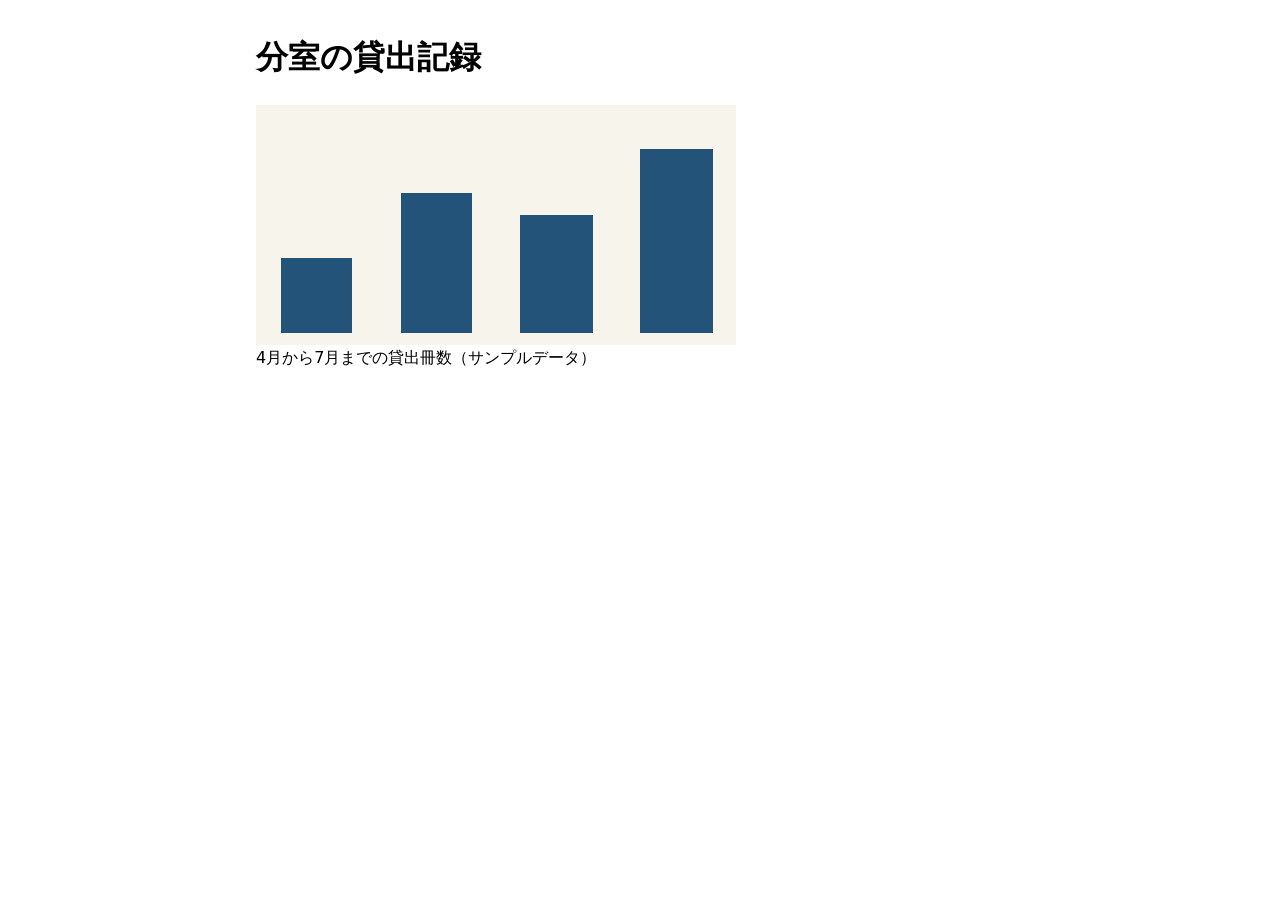
<file: .claude/skills/anything-frontend-art-direction/templates/responsive-image.html>
<!doctype html>
<html lang="ja">
<meta charset="utf-8">
<meta name="viewport" content="width=device-width, initial-scale=1">
<title>貸出数の推移</title>
<style>
:root { font-family: system-ui, sans-serif; line-height: 1.6; }
body { max-inline-size: 48rem; margin: 2rem auto; padding-inline: 1rem; }
button, select, input { font: inherit; }
:focus-visible { outline: 3px solid currentColor; outline-offset: 3px; }
figure { margin: 0; } img { display: block; width: min(100%, 480px); height: auto; }
</style>
<body>
<h1>分室の貸出記録</h1>
<figure>
  <img src="assets/circulation-240.png"
       srcset="assets/circulation-240.png 240w, assets/circulation-480.png 480w"
       sizes="(max-width: 512px) calc(100vw - 2rem), 480px"
       width="480" height="240" alt="4月4冊、5月7冊、6月6冊、7月9冊。">
  <figcaption>4月から7月までの貸出冊数（サンプルデータ）</figcaption>
</figure>
</body>
</html>
</file>
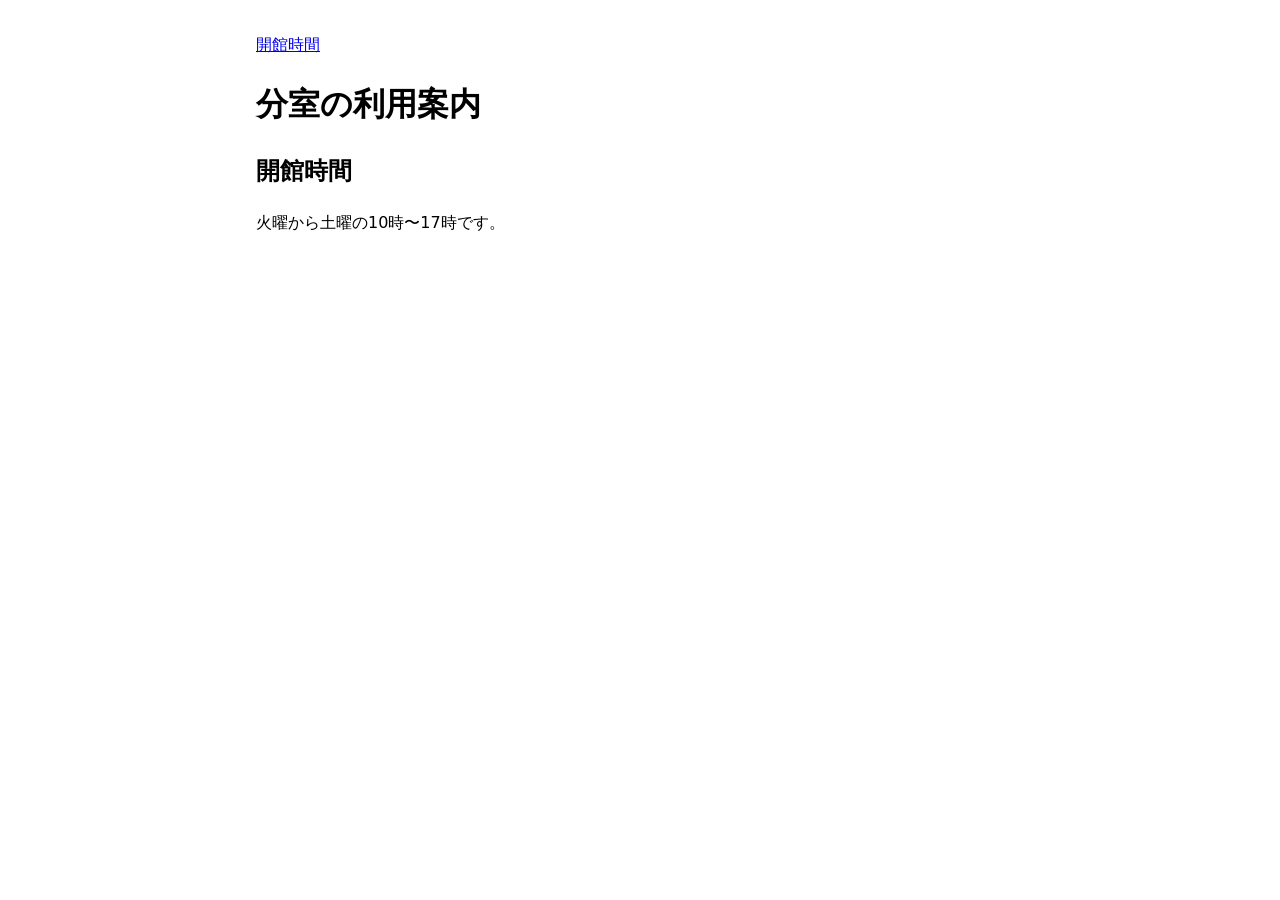
<file: .claude/skills/anything-frontend-art-direction/templates/skip-link.html>
<!doctype html>
<html lang="ja">
<meta charset="utf-8">
<meta name="viewport" content="width=device-width, initial-scale=1">
<title>本文への移動</title>
<style>
:root { font-family: system-ui, sans-serif; line-height: 1.6; }
body { max-inline-size: 48rem; margin: 2rem auto; padding-inline: 1rem; }
button, select, input { font: inherit; }
:focus-visible { outline: 3px solid currentColor; outline-offset: 3px; }
.skip { position: absolute; inset: .5rem auto auto .5rem; background: Canvas; color: CanvasText; padding: .4rem; }
.skip:not(:focus) { clip-path: inset(50%); inline-size: 1px; block-size: 1px; overflow: hidden; }
</style>
<body>
<a class="skip" href="#article">本文へ移動</a>
<header><nav aria-label="目次"><a href="#hours">開館時間</a></nav></header>
<main id="article" tabindex="-1">
  <h1>分室の利用案内</h1>
  <h2 id="hours">開館時間</h2><p>火曜から土曜の10時〜17時です。</p>
</main>
</body>
</html>
</file>
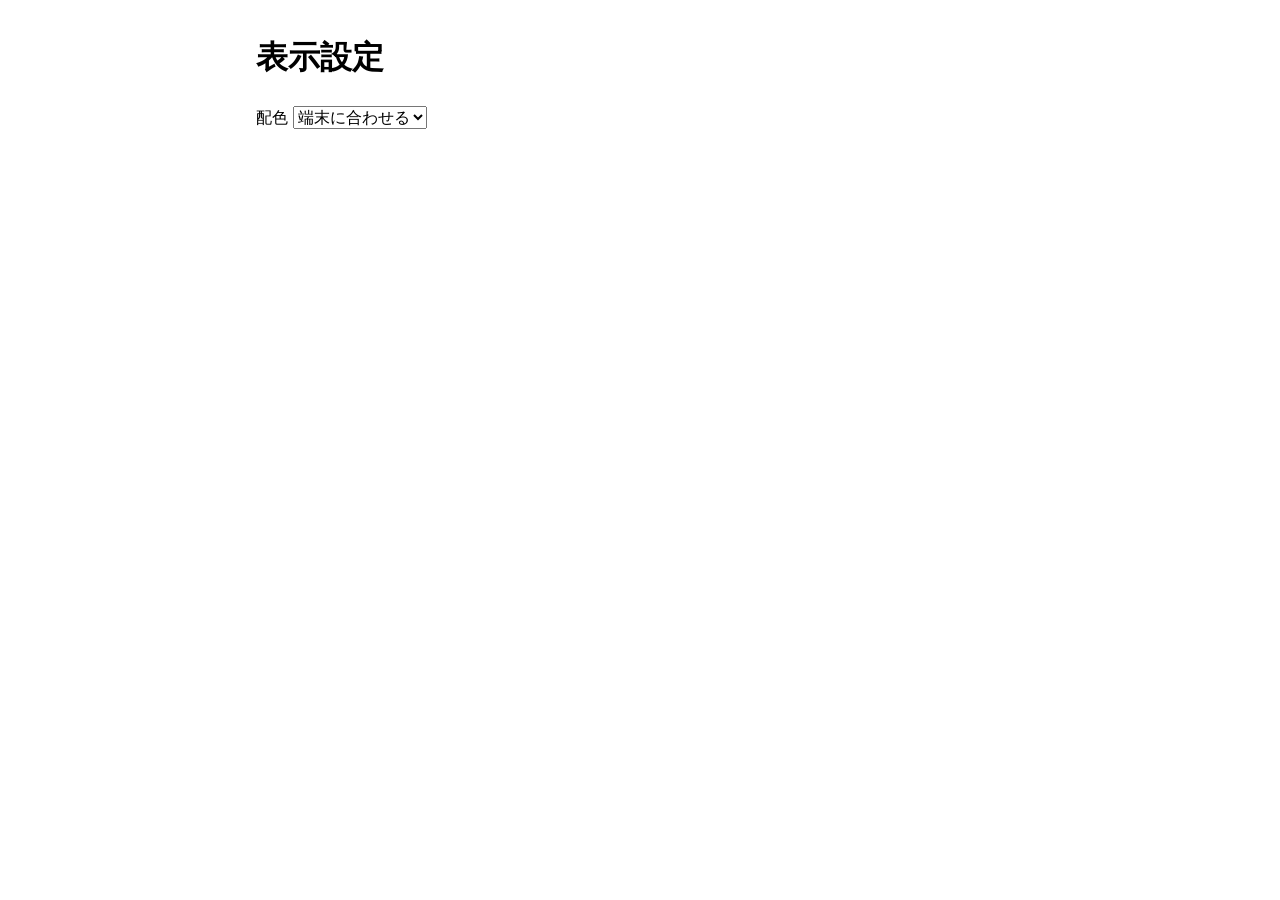
<file: .claude/skills/anything-frontend-art-direction/templates/theme.html>
<!doctype html>
<html lang="ja">
<meta charset="utf-8">
<meta name="viewport" content="width=device-width, initial-scale=1">
<title>配色の選択</title>
<style>
:root { font-family: system-ui, sans-serif; line-height: 1.6; }
body { max-inline-size: 48rem; margin: 2rem auto; padding-inline: 1rem; }
button, select, input { font: inherit; }
:focus-visible { outline: 3px solid currentColor; outline-offset: 3px; }
:root { color-scheme: light dark; background: Canvas; color: CanvasText; }
</style>
<body>
<h1>表示設定</h1>
<label for="palette">配色</label>
<select id="palette"><option value="normal">端末に合わせる</option>
  <option value="light">ライト</option><option value="dark">ダーク</option></select>
<script>
const palette = document.querySelector('#palette');
palette.addEventListener('change', () => {
  const style = document.documentElement.style;
  if (palette.value === 'normal') style.removeProperty('color-scheme');
  else style.colorScheme = palette.value;
});
</script>
</body>
</html>
</file>
<file: css/style.css>
/* =====================================================================
   JEWEL SURVIVOR — dark / prism theme
   ===================================================================== */
:root {
  --bg: #06060b;
  --panel: rgba(16, 15, 26, 0.86);
  --line: rgba(255, 255, 255, 0.09);
  --line2: rgba(255, 255, 255, 0.18);
  --text: #eeecf7;
  --muted: #8d8aa6;
  --gold: #ffc53d;
  --prism: linear-gradient(90deg, #ff2d55, #ff8a3d, #ffd23d, #3fe0a0, #3fc8ff, #6a7dff, #c45cff, #ff2d55);
  --prism-soft: linear-gradient(120deg, #ff2d55 0%, #b45cff 35%, #3d8bff 65%, #3fe0da 100%);
  --safe-t: env(safe-area-inset-top, 0px);
  --safe-b: env(safe-area-inset-bottom, 0px);
  --safe-l: env(safe-area-inset-left, 0px);
  --safe-r: env(safe-area-inset-right, 0px);
  --nav-h: calc(62px + env(safe-area-inset-bottom, 0px));
  --font: "Rajdhani", "Zen Kaku Gothic New", "Hiragino Sans", "Hiragino Kaku Gothic ProN", system-ui, sans-serif;
  --font-jp: "Zen Kaku Gothic New", "Hiragino Sans", "Hiragino Kaku Gothic ProN", system-ui, sans-serif;
  /* UI 2.0：文字の大きさは 4 段（見出し・名前・本文・添え書き） */
  --t1: 20px; --t2: 15px; --t3: 13px; --t4: 11px;
  --ok: #5dffb0;
  /* 見出しの太い書体（ホーム・ハブ）と、その画面の差し色（ホームは宝石の色、ハブはカテゴリの色。画面の style で上書き） */
  --font-disp: "Dela Gothic One", "Zen Kaku Gothic New", "Hiragino Sans", sans-serif;
  --acc: #ffc53d;
}

* { box-sizing: border-box; -webkit-tap-highlight-color: transparent; }
html, body {
  margin: 0; padding: 0; width: 100%; height: 100%; overflow: hidden;
  background: var(--bg);
  font-family: var(--font);
  color: var(--text);
  -webkit-user-select: none; user-select: none;
  -webkit-touch-callout: none;
  touch-action: none;
  overscroll-behavior: none;
  position: fixed; inset: 0;
  -webkit-font-smoothing: antialiased;
}
button { font-family: inherit; cursor: pointer; color: inherit; }
.hidden { display: none !important; }

#app { position: fixed; inset: 0; overflow: hidden; line-break: strict; }
/* 折り返し：最後の行に 1〜2 文字だけ残らないようにする。名前は「・」の位置で分ける（ui.js の addWbr） */
.evo-name, .card .cname, .zitem .zname, .sub-title, .banner, .toast .tt { text-wrap: balance; word-break: keep-all; overflow-wrap: anywhere; }
/* 行の長さをそろえるのは短い文字（カードの説明・注記など）だけ。図鑑などの長い説明文にかけると不自然な位置で切れるので、ふつうに折り返す。
   text-wrap: pretty も全体にはかけない（iPhone の Safari では段落全体の行をそろえ直すので、balance と同じように見える） */
.card .cdesc, .evo-from { text-wrap: balance; }
/* small は行をそろえるだけ（text-wrap: balance は折り返すかどうかまで上書きし、親の white-space: nowrap が効かなくなる） */
#screens small { text-wrap-style: balance; }
.nw { white-space: nowrap; } /* ひとかたまりで折り返す */
#game { position: absolute; inset: 0; width: 100%; height: 100%; display: block; }

/* ------------------------------------------------------------------ 文字 */
.prism-text {
  background: var(--prism);
  background-size: 200% 100%;
  -webkit-background-clip: text; background-clip: text;
  color: transparent;
  animation: prismMove 3s linear infinite;
}
@keyframes prismMove { to { background-position: -200% 0; } }
.en { font-family: var(--font); letter-spacing: 0.12em; text-transform: uppercase; }
.label { font-size: 11px; letter-spacing: 0.25em; color: var(--muted); text-transform: uppercase; font-weight: 600; }

/* ------------------------------------------------------------------ ボタン */
.btn {
  position: relative;
  border: 1px solid var(--line2);
  border-radius: 12px;
  padding: 13px 20px;
  font-size: 16px;
  font-weight: 700;
  letter-spacing: 0.08em;
  color: var(--text);
  background: linear-gradient(180deg, rgba(255,255,255,0.07), rgba(255,255,255,0.02)), var(--panel);
  transition: transform 0.08s, background 0.15s, box-shadow 0.15s;
  overflow: hidden;
}
.btn .sub { display: block; font-family: var(--font-jp); font-size: 11px; font-weight: 500; letter-spacing: 0.1em; color: var(--muted); margin-top: 2px; }
.btn:active { transform: scale(0.97); background: linear-gradient(rgba(255,255,255,0.12), rgba(255,255,255,0.12)), var(--panel); }
.btn:disabled { filter: brightness(0.45) saturate(0.4); } /* opacity だと背景まで透けるので明るさで暗くする */
/* 決定のボタン：白地に黒い字、差し色の影。押すと影の分だけ沈んで光が走る（ui.js の glint） */
.btn.primary {
  border: 0; border-radius: 4px;
  background: #f6f4fb; color: #07060c;
  box-shadow: 6px 6px 0 var(--acc);
}
.btn.primary .sub { color: #4d4858; }
.btn.primary:active { transform: translate(3px, 3px); background: #fff; box-shadow: 3px 3px 0 var(--acc); }
.btn.primary::before {
  content: ''; position: absolute; inset: 0; pointer-events: none; transform: translateX(-130%);
  background: linear-gradient(105deg, transparent 38%, rgba(255,255,255,0.75) 50%, transparent 62%);
}
.btn.primary.glint-go::before, .hub-card.glint-go::after { animation: glint 0.5s ease-out; }
@keyframes glint { from { transform: translateX(-130%); } to { transform: translateX(130%); } }
@keyframes sheen { 0% { background-position: 150% 0; } 60%,100% { background-position: -100% 0; } }
.btn.big { font-size: 22px; padding: 16px 34px; letter-spacing: 0.2em; }
.btn.gold { border-color: rgba(255, 197, 61, 0.55); color: #ffe39a; box-shadow: 0 0 16px rgba(255,197,61,0.15); }
.btn.ghost { background: transparent; }
.btn.small { font-size: 13px; padding: 8px 12px; }

.iconbtn {
  width: 44px; height: 44px; border-radius: 12px; border: 1px solid var(--line2);
  background: linear-gradient(rgba(255,255,255,0.05), rgba(255,255,255,0.05)), var(--panel);
  font-size: 18px; display: grid; place-items: center; color: var(--text); flex: none;
}
.iconbtn:active { transform: scale(0.94); }

/* ------------------------------------------------------------------ スクリーン */
#screens { position: absolute; inset: 0; pointer-events: none; z-index: 20; }
.screen {
  position: absolute; inset: 0;
  pointer-events: auto;
  display: flex; flex-direction: column; align-items: center;
  padding: calc(var(--safe-t) + 12px) calc(var(--safe-r) + 16px) calc(var(--safe-b) + 16px) calc(var(--safe-l) + 16px);
  overflow-y: auto; overflow-x: hidden;
  -webkit-overflow-scrolling: touch;
  touch-action: pan-y;
  animation: screenIn 0.22s ease-out;
}
@keyframes screenIn { from { opacity: 0; transform: translateY(8px); } }
.screen.redraw { animation: none; }
.screen.dim { animation-name: screenFade; }
@keyframes screenFade { from { opacity: 0; } }
.screen.has-nav { bottom: var(--nav-h); --safe-b: 0px; }
.screen.dim { background: rgba(4, 4, 10, 0.72); backdrop-filter: blur(6px); -webkit-backdrop-filter: blur(6px); }
.screen.dark { background: radial-gradient(circle at 50% 38%, rgba(40, 24, 70, 0.9), rgba(3, 3, 8, 0.97) 70%); }

.panel {
  background: var(--panel);
  border: 1px solid var(--line);
  border-radius: 16px;
  padding: 14px 16px;
  width: 100%;
  max-width: 520px;
}

.topbar {
  width: 100%; max-width: 560px;
  display: flex; align-items: center; justify-content: space-between; gap: 8px;
  margin-bottom: 14px;
}
.topbar h2 { margin: 0; text-align: center; flex: 1; line-height: 1.1; }
.topbar h2 .en { display: block; font-size: 22px; font-weight: 700; letter-spacing: 0.3em; }
.topbar h2 .jp { display: block; font-family: var(--font-jp); font-size: 11px; color: var(--muted); letter-spacing: 0.2em; font-weight: 500; }
.topbar.has-help h2 { min-width: 0; }
.topbar.has-help h2 .en { font-size: 19px; letter-spacing: 0.18em; white-space: nowrap; }
.topbar.has-help h2 .en.long { font-size: 16px; letter-spacing: 0.1em; }
.coinpill {
  border: 1px solid rgba(255,197,61,0.35); border-radius: 999px; padding: 6px 12px;
  font-weight: 700; font-size: 16px; color: #ffe39a; background: rgba(255,197,61,0.07);
  white-space: nowrap; display: flex; align-items: center; gap: 6px; letter-spacing: 0.05em;
}
.coin-ico {
  display: inline-block; width: 12px; height: 12px; border-radius: 50%;
  background: radial-gradient(circle at 35% 30%, #fff6c9, #ffc53d 55%, #a86a00);
  box-shadow: 0 0 8px rgba(255,197,61,0.7); flex: none;
}
.coinpill.bump { animation: bump 0.3s; }
.coinpill.l1 span { font-size: 0.85em; }
.coinpill.l2 span { font-size: 0.72em; }
@keyframes bump { 50% { transform: scale(1.12); } }

/* ------------------------------------------------------------------ タイトル */
.title-screen { justify-content: flex-start; align-items: stretch; overflow-x: hidden; overflow-y: auto; }
.title-top { position: absolute; top: calc(var(--safe-t) + 12px); right: calc(var(--safe-r) + 14px); left: calc(var(--safe-l) + 14px); display: flex; gap: 8px; align-items: center; justify-content: flex-end; z-index: 2; }
/* ロゴ：中央に小さく 1 行（JEWEL は白、SURVIVOR は灰） */
.logo { margin-top: calc(60px + 1vh); align-self: center; text-align: center; font-family: var(--font); font-weight: 700; line-height: 1; pointer-events: none; }
.logo .l1, .logo .l2 { display: inline; font-size: min(7.4vw, 30px); color: #fff; letter-spacing: 0.32em; }
.logo .l2 { color: #8d8aa6; margin-left: 0.3em; }
.logo span { display: inline-block; }
.title-screen.intro .logo span { animation: logoDrop 0.5s cubic-bezier(0.2, 1.3, 0.3, 1) both; animation-delay: calc(var(--i) * 35ms + 80ms); }
@keyframes logoDrop { from { opacity: 0; transform: translateY(-34px) rotate(-12deg); } }
/* ホーム：照らされた 1 粒（試作の案 B「陳列」）。ロゴは小さく 1 行、宝石を真ん中に大きく、上から光、足元に光の輪、名前は中央 */
.title-hero { position: relative; flex: 1 1 auto; min-height: 200px; margin: 0 calc(-16px - var(--safe-r)) 0 calc(-16px - var(--safe-l)); }
.title-hero::before { content: ''; position: absolute; left: 50%; top: -6%; width: min(88vw, 360px); height: 78%; transform: translateX(-50%);
  background: linear-gradient(180deg, color-mix(in srgb, var(--acc) 0%, transparent), color-mix(in srgb, var(--acc) 16%, transparent));
  clip-path: polygon(42% 0, 58% 0, 100% 100%, 0 100%); pointer-events: none; }
.title-hero::after { content: ''; position: absolute; left: 50%; top: 66%; width: min(70vw, 280px); height: 46px; transform: translate(-50%, -50%); border-radius: 50%;
  background: radial-gradient(closest-side, color-mix(in srgb, var(--acc) 38%, transparent), transparent); pointer-events: none; }
.th-gem { position: absolute; left: 50%; top: 40%; width: min(60vw, 30vh, 250px); aspect-ratio: 1; margin: calc(min(60vw, 30vh, 250px) / -2) 0 0 calc(min(60vw, 30vh, 250px) / -2); z-index: 1; animation: thBob 6.8s ease-in-out infinite; }
/* 出たときは真っ直ぐ。左右どちらへ先に揺れるかは --dir（ui.js が 1 か -1 を入れる） */
@keyframes thBob { 0%, 100% { transform: none; } 25% { transform: translateY(-4px) rotate(calc(var(--dir, 1) * 4deg)); } 50% { transform: translateY(-7px); } 75% { transform: translateY(-4px) rotate(calc(var(--dir, 1) * -4deg)); } }
.th-gem img, .th-gem canvas { width: 100%; height: 100%; object-fit: contain; filter: drop-shadow(0 18px 22px rgba(0, 0, 0, 0.75)); }
.title-hero .word { position: absolute; left: 0; right: 0; bottom: 4%; text-align: center; z-index: 1; pointer-events: none; }
.title-hero .word b { display: inline-block; font-family: var(--font-disp); font-weight: 400; font-size: min(8vw, 30px); letter-spacing: 0.06em; color: #fff; white-space: nowrap; }
.title-hero .word small { display: block; margin: 4px 0 0; color: #8d8aa6; font: 700 12px var(--font); letter-spacing: 0.24em; }
.title-hero .word small i { font-style: normal; font-family: var(--font-jp); font-weight: 900; letter-spacing: 0.04em; color: var(--acc); }
.title-menu { display: flex; flex-direction: column; gap: 12px; width: 100%; max-width: 420px; align-self: center; align-items: stretch; margin: 8px 0 4px; }
.title-menu #t-play { height: 70px; padding: 0; line-height: 1; font-size: 38px; letter-spacing: 0.16em; }
.credit { font-family: var(--font-jp); font-size: 10px; color: rgba(141,138,166,0.8); text-align: center; margin-top: 8px; line-height: 1.6; }

/* ------------------------------------------------------------------ キャラ選択 */
.char-detail { display: flex; gap: 14px; align-items: center; }
.char-detail img { width: 88px; height: 88px; flex: none; animation: floaty 3s ease-in-out infinite; }
.char-detail > div { min-width: 0; }
.char-detail .name { font-family: var(--font-jp); font-size: 21px; font-weight: 900; white-space: nowrap; line-height: 1.25; }
.char-detail .sub { display: flex; align-items: center; gap: 8px; margin: 3px 0 4px; white-space: nowrap; }
.char-detail .sub .en { font-size: 11px; color: var(--muted); letter-spacing: 0.16em; }
.char-detail .sub .rarbadge, .char-detail .sub > * { margin: 0; }
.word-tag { display: inline-block; font-family: var(--font-jp); font-weight: 700; font-size: 12px; padding: 1px 10px; border-radius: 6px; border: 1px solid; margin: 4px 0 6px; letter-spacing: 0.1em; }
/* 属性の札 */
.etag { display: inline-block; font-family: var(--font-jp); font-weight: 700; font-size: 11px; line-height: 1; padding: 3px 5px; margin-left: 5px; border-radius: 4px; color: var(--ec); border: 1px solid color-mix(in srgb, var(--ec) 45%, transparent); background: color-mix(in srgb, var(--ec) 10%, transparent); vertical-align: middle; letter-spacing: 0; }
.card .clv .etag { font-size: 10px; padding: 2px 4px; margin-left: 7px; vertical-align: 1px; }
.pause-elems { display: flex; flex-wrap: wrap; justify-content: center; gap: 6px; margin: 8px 0 2px; }
.pause-elems span { font-family: var(--font); font-weight: 700; font-size: 13px; color: var(--ec); border: 1px solid color-mix(in srgb, var(--ec) 45%, transparent); border-radius: 6px; padding: 2px 7px; }
.pause-elems b { font-family: var(--font-jp); margin-right: 4px; }
.pause-elems i { font-style: normal; font-size: 11px; margin-left: 4px; color: var(--text); }
/* ウェポン・特性：小さい見出しの下に 1 つずつ行で並べる（途中で折り返さない） */
.cd-spec { display: flex; flex-direction: column; align-items: flex-start; margin-top: 2px; font-family: var(--font-jp); }
.cd-spec small { font-size: 10.5px; color: var(--muted); letter-spacing: 0.12em; line-height: 1.5; margin-top: 4px; }
.cd-spec b { font-size: 13px; font-weight: 700; line-height: 1.45; word-break: keep-all; }
.cd-spec .cd-aw { font-size: 12px; line-height: 1.5; color: var(--gold); word-break: keep-all; }
/* ジュエル選択の展示（額装）：奥のベルベットと手前の枠は case-art.js の絵。宝石は gemIcon をそのまま置く */
.showcase { position: relative; width: 120px; height: 148px; flex: none; border-radius: 8px; overflow: hidden; isolation: isolate; background: #0b0a10; box-shadow: 0 4px 14px rgba(0,0,0,0.5); }
.showcase img, .showcase canvas { position: absolute; animation: none; }
.showcase .sc-back, .showcase .sc-front { left: 0; top: 0; width: 120px; height: 148px; }
.showcase .sc-gem { left: 20px; top: 30px; width: 80px; height: 80px; }
.sc-spark { position: absolute; width: 10px; height: 10px; background: #fff; clip-path: polygon(50% 0, 60% 40%, 100% 50%, 60% 60%, 50% 100%, 40% 60%, 0 50%, 40% 40%); animation: scTwinkle 2.4s ease-in-out infinite; }
@keyframes scTwinkle { 0%, 100% { opacity: 0; transform: scale(0.3) rotate(0deg); } 50% { opacity: 1; transform: scale(1) rotate(45deg); } }
.sc-aw { position: absolute; right: 16px; top: 15px; font-family: var(--font); font-weight: 700; font-size: 12px; color: var(--gold); text-shadow: 0 0 6px rgba(0,0,0,0.9), 0 0 6px rgba(255,197,61,0.8); }
.showcase.locked .sc-gem { filter: brightness(0) drop-shadow(0 0 1px rgba(255,255,255,0.5)); }
.showcase.locked .sc-spark { display: none; }
.lore { font-family: var(--font-jp); font-size: 13px; line-height: 1.7; margin-top: 10px; color: #c9c6dc; }
.char-grid { display: grid; grid-template-columns: repeat(4, 1fr); gap: 8px; width: 100%; max-width: 520px; margin: 12px 0; }
.char-cell {
  position: relative; aspect-ratio: 1; border-radius: 12px; border: 1px solid var(--line);
  background: var(--panel); display: grid; place-items: center; padding: 0;
  transition: border-color 0.15s, background 0.15s;
}
.char-cell img { width: 72%; height: 72%; }
.char-cell.locked img { filter: grayscale(1) brightness(0.3); }
.char-cell.locked::after { content: 'LOCKED'; position: absolute; bottom: 4px; font-size: 9px; letter-spacing: 0.2em; color: var(--muted); }
.char-cell.sel { border-color: var(--c, #fff); background: rgba(34,31,50,0.92); box-shadow: 0 0 18px var(--c, #fff), inset 0 0 14px rgba(255,255,255,0.08); }
.char-cell .aw { position: absolute; bottom: 3px; right: 5px; font-size: 10px; font-weight: 700; color: var(--gold); }
.toggle-row { display: flex; align-items: center; justify-content: space-between; gap: 10px; font-weight: 700; letter-spacing: 0.1em; }
.toggle-row small { display: block; font-family: var(--font-jp); color: var(--muted); font-weight: 500; letter-spacing: 0; }

/* ------------------------------------------------------------------ レア度 */
/* レア度の色は研磨の品質とそろえる（UR 虹 ／ SSR 金 ／ SR 紫 ／ R 青 ／ N 緑） */
.r-N { --rc: #7dffb0; }
.r-R { --rc: #7fd0ff; }
.r-SR { --rc: #c78bff; }
.r-SSR { --rc: #ffd24a; }
/* ラン中のレベルアップのカードでは N を白にする（全部に色が付くと SR 以上が目立たないため） */
.lvl-screen .r-N { --rc: #e8e6f2; }
.r-UR { --rc: #ffffff; }
.rarbadge { font-family: var(--font); font-weight: 700; font-size: 11px; letter-spacing: 0.12em; padding: 0 6px; border-radius: 4px; color: var(--rc); border: 1px solid var(--rc); line-height: 16px; display: inline-block; }
.rarbadge.r-UR { color: #fff; border-color: transparent; background: var(--prism); background-size: 200% 100%; animation: prismMove 1.5s linear infinite; }

/* ------------------------------------------------------------------ レベルアップ */
.lvl-screen { justify-content: flex-start; gap: 8px; }
/* 中央寄せは前後の余白（auto）で行う。justify-content: center だと、画面からはみ出したときに上側がスクロールで届かなくなる */
.lvl-screen::before, .lvl-screen::after { content: ''; flex: none; height: 0; }
.lvl-screen::before { margin-top: auto; }
.lvl-screen::after { margin-bottom: auto; }
.big-title {
  font-family: var(--font); font-weight: 700; font-size: min(13vw, 60px); line-height: 1; letter-spacing: 0.14em;
  animation: titleIn 0.5s cubic-bezier(.2,1.4,.4,1) both, prismMove 3s linear infinite;
  filter: drop-shadow(0 0 16px rgba(190, 120, 255, 0.7));
}
@keyframes titleIn { from { transform: scale(1.5); opacity: 0; } to { transform: none; opacity: 1; } }
.sub-title { font-family: var(--font-jp); font-size: 13px; color: var(--muted); letter-spacing: 0.2em; }
.sub-title b { color: var(--text); font-family: var(--font); font-size: 16px; letter-spacing: 0.1em; }
.rays {
  position: absolute; left: 50%; top: 45%; width: 200vmax; height: 200vmax; margin: -100vmax 0 0 -100vmax;
  background: repeating-conic-gradient(from 0deg, rgba(160,120,255,0.08) 0deg 3deg, rgba(0,0,0,0) 3deg 16deg);
  -webkit-mask: radial-gradient(circle, #000 5%, transparent 45%); mask: radial-gradient(circle, #000 5%, transparent 45%);
  animation: spin 30s linear infinite; pointer-events: none; z-index: -1;
}
@keyframes spin { to { transform: rotate(360deg); } }
.cards { display: flex; flex-direction: column; gap: 9px; width: 100%; max-width: 480px; margin-top: 6px; }
.card {
  position: relative; display: flex; align-items: center; gap: 12px; text-align: left;
  border: 1px solid color-mix(in srgb, var(--rc) 55%, transparent); border-radius: 14px; padding: 10px 12px;
  background: linear-gradient(100deg, color-mix(in srgb, var(--rc) 12%, rgba(14,13,22,0.95)), rgba(14,13,22,0.92) 60%);
  box-shadow: inset 3px 0 0 var(--rc);
  opacity: 0; transform: translateX(30px);
  animation: cardIn 0.4s cubic-bezier(.2,1.2,.4,1) forwards;
  overflow: hidden;
}
.card:active { transform: scale(0.98) !important; }
@keyframes cardIn { to { opacity: 1; transform: none; } }
.card::before {
  content: ''; position: absolute; top: 0; left: -60%; width: 35%; height: 100%;
  background: linear-gradient(100deg, rgba(255,255,255,0), rgba(255,255,255,0.12), rgba(255,255,255,0));
  transform: skewX(-20deg); animation: shine 3s ease-in-out infinite;
}
@keyframes shine { 0% { left: -60%; } 45%,100% { left: 140%; } }
.card.r-SR, .card.r-SSR { box-shadow: 0 0 18px color-mix(in srgb, var(--rc) 35%, transparent), inset 3px 0 0 var(--rc); }
.card.r-UR { border: 1px solid transparent; background: linear-gradient(100deg, #1a1426, #0e0d16 60%) padding-box, var(--prism) border-box; background-size: 100% 100%, 200% 100%; animation: cardIn 0.4s cubic-bezier(.2,1.2,.4,1) forwards, prismBorder 2s linear infinite; box-shadow: 0 0 28px rgba(200,120,255,0.5); }
@keyframes prismBorder { to { background-position: 0 0, -200% 0; } }
.card img { width: 58px; height: 58px; flex: none; }
.card .cbody { flex: 1; min-width: 0; padding-right: 30px; }
.card .cname { font-family: var(--font-jp); font-weight: 900; font-size: 16px; line-height: 1.25; }
.card .clv { font-weight: 700; font-size: 13px; color: var(--rc); letter-spacing: 0.08em; }
.card .cdesc { font-family: var(--font-jp); font-size: 12.5px; font-weight: 500; line-height: 1.5; margin-top: 2px; color: #d4d1e6; }
.card .cword { font-family: var(--font-jp); font-size: 11px; color: var(--muted); margin-top: 3px; }
.card .ctag { position: absolute; top: 8px; right: 10px; }
.card .cdouble { position: absolute; bottom: 8px; right: 10px; font-weight: 700; font-size: 11px; letter-spacing: 0.12em; color: #111; background: var(--gold); padding: 1px 7px; border-radius: 4px; box-shadow: 0 0 12px rgba(255,197,61,0.8); }
.card.chosen { animation: chosen 0.45s ease-out forwards !important; }
@keyframes chosen { 30% { transform: scale(1.04); filter: brightness(1.6); } 100% { transform: scale(1.12); opacity: 0; filter: brightness(2.5); } }
.card.notchosen { animation: notchosen 0.25s ease-in forwards !important; }
@keyframes notchosen { to { transform: translateX(-20px); opacity: 0; } }
.lvl-actions { display: flex; gap: 12px; margin-top: 8px; }

/* ------------------------------------------------------------------ 宝箱 */
.chest-screen { justify-content: center; gap: 12px; }
.chest-stage { position: relative; width: 220px; height: 190px; display: grid; place-items: center; }
.chest { position: relative; width: 160px; height: 120px; transform-origin: 50% 100%; }
.chest .body {
  position: absolute; bottom: 0; left: 0; right: 0; height: 74px;
  background: linear-gradient(180deg, #211d31, #0e0c16); border-radius: 6px 6px 10px 10px;
  border: 1px solid #c9a24a; box-shadow: inset 0 0 18px rgba(255,197,61,0.12), 0 10px 30px rgba(0,0,0,0.6);
}
.chest .lid {
  position: absolute; top: 6px; left: -3px; right: -3px; height: 54px;
  background: linear-gradient(180deg, #2b2640, #15121f); border-radius: 60px 60px 6px 6px;
  border: 1px solid #c9a24a; transform-origin: 10% 100%;
  transition: transform 0.35s cubic-bezier(.3,1.6,.5,1);
}
.chest .band { position: absolute; left: 50%; width: 14px; margin-left: -7px; top: 0; bottom: 0; background: linear-gradient(90deg, #8a6a1f, #ffd98a, #8a6a1f); }
.chest .rim { position: absolute; left: -3px; right: -3px; top: 54px; height: 7px; background: linear-gradient(90deg, #8a6a1f, #ffd98a, #8a6a1f); border-radius: 2px; }
.chest .lock { position: absolute; left: 50%; top: 44px; width: 30px; height: 30px; margin-left: -15px; z-index: 2; }
.chest.shake { animation: chestShake 0.1s linear infinite; }
@keyframes chestShake { 0% { transform: rotate(-3deg); } 50% { transform: rotate(3deg); } 100% { transform: rotate(-3deg); } }
.chest.open .lid { transform: rotate(-32deg) translate(-16px, -26px); }
.chest-beam {
  position: absolute; left: 50%; top: 55%; width: 520px; height: 520px; margin: -260px 0 0 -260px;
  background: repeating-conic-gradient(from 0deg, rgba(255,215,130,0.35) 0deg 3deg, rgba(0,0,0,0) 3deg 14deg);
  border-radius: 50%;
  -webkit-mask: radial-gradient(circle, #000 12%, transparent 62%); mask: radial-gradient(circle, #000 12%, transparent 62%);
  animation: spin 8s linear infinite; opacity: 0; transition: opacity 0.4s;
}
.chest-beam.on { opacity: 1; }
.chest-beam.prism { background: repeating-conic-gradient(from 0deg, rgba(255,45,85,0.45) 0deg 3deg, transparent 3deg 12deg, rgba(63,200,255,0.45) 12deg 15deg, transparent 15deg 24deg, rgba(196,92,255,0.45) 24deg 27deg, transparent 27deg 36deg); }
.slots { display: flex; gap: 8px; flex-wrap: wrap; justify-content: center; max-width: 420px; position: relative; z-index: 2; }
.slot {
  width: 70px; height: 86px; border-radius: 12px; background: rgba(14,13,22,0.92); border: 1px solid rgba(255,197,61,0.5);
  display: flex; flex-direction: column; align-items: center; justify-content: center; overflow: hidden; position: relative;
  box-shadow: 0 0 14px rgba(255,197,61,0.15);
}
.slot img { width: 50px; height: 50px; }
.slot .sl { font-size: 12px; font-weight: 700; color: var(--gold); letter-spacing: 0.08em; }
.slot.spin img { animation: slotSpin 0.08s linear infinite; }
@keyframes slotSpin { from { transform: translateY(-18px); opacity: 0.35; } to { transform: translateY(18px); opacity: 0.35; } }
.slot.stop { animation: slotStop 0.35s cubic-bezier(.2,1.8,.4,1); }
@keyframes slotStop { from { transform: scale(1.3); filter: brightness(2); } to { transform: none; } }
.slot.evo { border-color: transparent; background: linear-gradient(#15121f,#15121f) padding-box, var(--prism) border-box; background-size: 100%, 200%; animation: prismBorder 1.5s linear infinite; box-shadow: 0 0 22px rgba(200,120,255,0.6); }
.slot.evo .sl { color: #fff; }
.chest-coins { position: relative; z-index: 2; font-size: 36px; font-weight: 700; color: #ffe39a; letter-spacing: 0.05em; min-height: 44px; text-shadow: 0 0 18px rgba(255,197,61,0.7); display: flex; align-items: center; gap: 10px; }
.chest-coins .coin-ico, .rcoins .coin-ico { width: 22px; height: 22px; }
.chest-msg { position: relative; z-index: 3; margin-bottom: 10px; text-align: center; }
.chest-n { font-family: var(--font-jp); font-weight: 700; font-size: 15px; letter-spacing: 0.2em; color: #fff; margin-top: 6px; min-height: 1.4em; text-shadow: 0 0 12px rgba(190,140,255,0.9); }
.slot .sk { position: absolute; top: 3px; right: 5px; font-style: normal; font-size: 11px; font-weight: 700; color: #9fe8ff; text-shadow: 0 0 3px #000; }
/* 枠が多いとき（BOSS モードの後半）：同じ石をまとめた小さめの枠で、宝箱も小さく */
.chest-screen.many { gap: 8px; }
.chest-screen.many .chest-stage { height: 150px; transform: scale(0.8); margin-bottom: -14px; }
.chest-screen.many .slots { gap: 6px; max-width: 330px; }
.chest-screen.many .slot { width: 60px; height: 74px; border-radius: 10px; }
.chest-screen.many .slot img { width: 40px; height: 40px; }
.chest-screen.many .slot .sl { font-size: 10.5px; letter-spacing: 0.04em; }
/* BOSS モード：最高記録の続きから始めるときのまとめ */
.warp-n { font-family: var(--font); font-weight: 700; font-size: 28px; letter-spacing: 0.1em; color: #fff; margin-top: 6px; text-shadow: 0 0 14px rgba(190,140,255,0.9); }
.warp-panel { text-align: center; width: min(92%, 360px); }
.warp-panel .pause-build .slotico { width: 46px; height: 46px; animation: warpIn 0.35s cubic-bezier(.2,1.4,.4,1) backwards; animation-delay: calc(var(--i) * 70ms + 0.2s); }
.warp-panel .slotico b { font-size: 12px; }
@keyframes warpIn { from { transform: scale(0); opacity: 0; } }
/* BOSS モード：次のボスまでの 3・2・1 */
.rush-count {
  position: absolute; left: 0; right: 0; top: 50%; margin-top: -0.5em; text-align: center; pointer-events: none; opacity: 0;
  font-family: var(--font); font-weight: 700; font-size: min(26vw, 120px); line-height: 1; color: #fff;
  text-shadow: 0 0 26px rgba(190,140,255,0.95), 0 0 4px rgba(0,0,0,0.9);
}
.rush-count.go { animation: rushCount 0.95s cubic-bezier(.2,1.2,.4,1) forwards; }
@keyframes rushCount {
  0% { opacity: 0; transform: scale(1.9); }
  18% { opacity: 1; transform: none; }
  70% { opacity: 1; }
  100% { opacity: 0; transform: scale(0.8); }
}

/* ------------------------------------------------------------------ 進化 */
.evo-screen { justify-content: center; gap: 8px; text-align: center; }
.evo-gem { width: 170px; height: 170px; animation: evoGem 1.2s cubic-bezier(.2,1.4,.4,1); }
@keyframes evoGem { 0% { transform: scale(0) rotate(-540deg); filter: brightness(4); } 100% { transform: none; } }
.evo-from { font-family: var(--font-jp); font-size: 13px; color: var(--muted); margin-top: 8px; letter-spacing: 0.1em; }
.evo-name { font-family: var(--font-jp); font-size: 26px; font-weight: 900; letter-spacing: 0.08em; animation: titleIn 0.6s 0.6s cubic-bezier(.2,1.4,.4,1) both; text-shadow: 0 0 20px rgba(200,140,255,0.8); }
.evo-desc { font-family: var(--font-jp); font-size: 14px; color: #d4d1e6; max-width: 340px; line-height: 1.6; animation: titleIn 0.5s 0.8s both; }
.flash { position: absolute; inset: 0; background: #fff; animation: flashOut 0.8s ease-out forwards; pointer-events: none; }
@keyframes flashOut { from { opacity: 1; } to { opacity: 0; } }
.tap-hint { font-size: 12px; letter-spacing: 0.3em; color: var(--muted); margin-top: 18px; opacity: 0; transition: opacity 0.4s; }

/* ------------------------------------------------------------------ HUD */
#hud { position: absolute; inset: 0; pointer-events: none; z-index: 10; }
#xpbar {
  position: absolute; top: calc(var(--safe-t) + 6px); left: calc(var(--safe-l) + 10px); right: calc(var(--safe-r) + 10px);
  height: 5px; border-radius: 3px; background: rgba(255,255,255,0.1); overflow: hidden;
}
#xpfill {
  position: absolute; inset: 0; transform-origin: 0 50%; transform: scaleX(0); overflow: hidden;
}
/* 虹の流れ：背景の位置を動かすとバーを毎フレーム描き直すので、虹を 2 回並べた帯を transform でずらす（見た目は同じ） */
#xpfill::before {
  content: ''; position: absolute; top: 0; bottom: 0; left: 0; width: 400%;
  background: var(--prism); background-size: 50% 100%; background-repeat: repeat-x;
  animation: xpFlow 3s linear infinite; will-change: transform;
}
@keyframes xpFlow { from { transform: translateX(-50%); } to { transform: translateX(0); } }
#hudtop {
  position: absolute; top: calc(var(--safe-t) + 16px); left: calc(var(--safe-l) + 10px); right: calc(var(--safe-r) + 10px);
  display: flex; align-items: flex-start; justify-content: space-between;
}
#hudleft { display: flex; flex-direction: column; gap: 1px; font-weight: 700; }
#lvtext { font-size: 15px; letter-spacing: 0.15em; color: #fff; }
.autotag { margin-left: 6px; padding: 1px 5px; border-radius: 4px; font-size: 10px; letter-spacing: 0.08em; color: #15121f; background: #ffd24a; vertical-align: 2px; }
.lvl-actions .auto-btn { color: #ffd24a; }
#autosel.on { color: #ffd24a; border-color: rgba(255, 210, 74, 0.6); }
#hud.rush #xpbar, #hud.rush #lvtext, #hud.rush #feverwrap { display: none; }
/* BOSS モード：タイムの下に周と何体目か */
#rushlap { display: none; position: absolute; left: 50%; top: 34px; transform: translateX(-50%); font-size: 13px; font-weight: 700; color: #ffe39a; letter-spacing: 0.08em; white-space: nowrap; text-shadow: 0 1px 3px rgba(0,0,0,0.9); }
#hud.rush #rushlap { display: block; }
/* トレーニング：左の数値パネル（通常のランには出さない） */
#hud.train #coinstat, #hud:not(.train) #trainpanel { display: none; }
.train-panel {
  position: absolute; top: calc(var(--safe-t) + 166px); left: calc(var(--safe-l) + 8px); width: 132px; padding: 7px 9px 8px;
  border-radius: 10px; border: 1px solid var(--line); background: rgba(8,8,14,0.84); color: var(--muted); font-size: 11px; line-height: 1.6;
}
.tp-speed { pointer-events: auto; display: block; width: 100%; margin-bottom: 4px; padding: 5px 0; border-radius: 8px; border: 1px solid var(--line2); background: var(--panel); color: #fff; font-family: var(--font); font-weight: 700; font-size: 13px; letter-spacing: 0.12em; }
.tp-big { display: flex; justify-content: space-between; align-items: baseline; font-family: var(--font); font-weight: 700; letter-spacing: 0.1em; }
.tp-big b { color: #fff; font-size: 19px; letter-spacing: 0.02em; }
.tp-row { display: flex; justify-content: space-between; gap: 6px; font-family: var(--font-jp); }
.tp-row b { color: #fff; font-family: var(--font); }
.tp-w { display: flex; align-items: center; gap: 4px; }
.tp-w img { width: 16px; height: 16px; flex: none; }
.tp-w b { flex: 1; text-align: right; color: #fff; font-family: var(--font); }
.tp-w i { width: 30px; text-align: right; font-style: normal; font-size: 10px; }
.tp-rest span { flex: none; font-family: var(--font-jp); font-size: 10px; }
.stat { display: flex; align-items: center; gap: 6px; font-size: 14px; color: #d6d3e8; letter-spacing: 0.05em; }
.stat .k { font-size: 10px; color: var(--muted); letter-spacing: 0.2em; width: 34px; }
.stat.bump { animation: bump 0.25s; }
#timer { position: absolute; left: 50%; transform: translateX(-50%); font-size: 30px; font-weight: 700; color: #fff; letter-spacing: 0.1em; text-shadow: 0 0 14px rgba(180,140,255,0.6); line-height: 1; }
#pausebtn { pointer-events: auto; width: 40px; height: 40px; border-radius: 10px; border: 1px solid var(--line2); background: rgba(10,10,18,0.5); display: flex; gap: 5px; align-items: center; justify-content: center; }
#pausebtn span { width: 4px; height: 15px; background: #fff; border-radius: 1px; }
#pausebtn:active { transform: scale(0.92); }
#slots {
  position: absolute; top: calc(var(--safe-t) + 74px); left: calc(var(--safe-l) + 10px);
  display: grid; grid-template-columns: repeat(6, 26px); gap: 3px;
}
.slotico { position: relative; width: 26px; height: 26px; border-radius: 6px; background: rgba(10,10,18,0.55); border: 1px solid var(--line); }
/* CHAOS：ウェポン 18・チャーム 15 を小さく 9 列で */
#hud.chaos #slots { grid-template-columns: repeat(9, 19px); gap: 2px; }
#hud.chaos #slots .slotico { width: 19px; height: 19px; border-radius: 4px; }
#hud.chaos #slots .slotico b { font-size: 8px; right: -1px; bottom: -2px; }
#hud.chaos #slots .slotico b.lbn { color: #9fe8ff; }
#slots .lives { grid-column: 1 / -1; display: flex; gap: 3px; padding: 1px 0 1px 2px; }
#slots .lives svg { width: 15px; height: 14px; fill: #ff4d8d; stroke: #fff; stroke-width: 1.8; filter: drop-shadow(0 0 3px rgba(255,77,141,0.7)); }
.slotico img { width: 100%; height: 100%; }
.slotico b { position: absolute; right: -2px; bottom: -3px; font-size: 10px; font-weight: 700; color: #fff; text-shadow: 0 0 3px #000, 0 0 3px #000; }
.slotico.evo { border-color: rgba(255,255,255,0.7); box-shadow: 0 0 8px rgba(200,140,255,0.8); }
.slotico.evo b { color: var(--gold); }
.slotico b i { font-style: normal; font-size: 8px; color: #9fe8ff; margin-left: 1px; } /* リミットブレイクの回数 */
/* 進化用のチャームを入手済みの武器（Lv8 にすれば進化できる） */
.slotico.evok { border: 1.5px solid var(--gold); box-shadow: 0 0 6px rgba(255,197,61,0.55); }
/* ボスの名前・HP・ブレイクは画面の上（タイムの下）。下は FEVER だけにする */
#bossbar { position: absolute; top: calc(var(--safe-t) + 46px); left: 50%; transform: translateX(-50%); width: min(48%, 210px); text-align: center; }
/* BOSS モード：ボスの帯はふつうと同じ上。周の表示はタイムの下ではなく、左上の KILL・COIN の下（ボスの帯と重ならないように） */
#hud.rush #rushlap { left: 0; top: 40px; transform: none; font-size: 12px; }
#bossbar .bname { font-family: var(--font-jp); font-weight: 700; font-size: 11px; letter-spacing: 0.12em; white-space: nowrap; overflow: hidden; text-overflow: ellipsis; color: #ffb3f0; margin-bottom: 4px; text-shadow: 0 0 10px rgba(255,61,220,0.8); }
#bossbar .btrack { height: 6px; border-radius: 3px; background: rgba(255,255,255,0.1); overflow: hidden; }
#bossbar .bfill { height: 100%; background: linear-gradient(90deg, #c43dff, #ff2d55); transform-origin: 0 50%; }
/* ブレイクゲージ（HP バーの下の細い線）。近くで戦っているときは明るく、ブレイク中は点滅 */
#bossbar .bbreak { height: 3px; margin-top: 3px; border-radius: 2px; background: rgba(255,255,255,0.08); overflow: hidden; }
#bossbar .bbfill { height: 100%; background: #b89a4a; transform-origin: 0 50%; transform: scaleX(0); }
#bossbar.near .bbfill { background: #ffe39a; box-shadow: 0 0 6px rgba(255,227,154,0.9); }
#bossbar.broken .bbfill { background: #fff3c4; animation: blink 0.3s steps(2) infinite; }
#combo { position: absolute; right: calc(var(--safe-r) + 12px); top: calc(var(--safe-t) + 66px); text-align: right; line-height: 1; }
#combo b { display: block; font-size: 36px; font-weight: 700; font-style: italic; color: #fff; text-shadow: 0 0 16px rgba(255,120,200,0.8); }
#combo span { font-size: 11px; font-weight: 700; letter-spacing: 0.35em; color: var(--muted); }
#combo.pop b { animation: comboPop 0.18s; }
@keyframes comboPop { 0% { transform: scale(1.3); } 100% { transform: none; } }
#combo.hot b { background: var(--prism); background-size: 200% 100%; -webkit-background-clip: text; background-clip: text; color: transparent; animation: prismMove 1s linear infinite; text-shadow: none; filter: drop-shadow(0 0 10px rgba(255,120,220,0.8)); }
#feverwrap { position: absolute; bottom: calc(var(--safe-b) + 14px); left: 50%; transform: translateX(-50%); width: min(62%, 320px); display: flex; align-items: center; gap: 8px; }
#fever { flex: 1; height: 4px; border-radius: 2px; background: rgba(255,255,255,0.1); overflow: hidden; }
#feverfill { height: 100%; transform-origin: 0 50%; transform: scaleX(0); background: linear-gradient(90deg, #ff8a3d, #ff2d55, #c45cff); }
#fevertext { font-weight: 700; font-size: 11px; letter-spacing: 0.3em; color: var(--muted); }
#hud.fever #feverfill { background: var(--prism); background-size: 200% 100%; animation: prismMove 0.6s linear infinite; }
#hud.fever #fevertext { color: #fff; text-shadow: 0 0 10px #ff4fd8; }

/* ------------------------------------------------------------------ スティック */
#joy { position: absolute; left: 0; top: 0; width: 0; height: 0; z-index: 12; pointer-events: none; opacity: 0; transition: opacity 0.12s; }
#joy.show { opacity: 1; }
#joybase { position: absolute; left: -56px; top: -56px; width: 112px; height: 112px; border-radius: 50%; border: 1px solid rgba(255,255,255,0.25); background: radial-gradient(circle, rgba(255,255,255,0.02), rgba(160,120,255,0.1)); }
#joyknob { position: absolute; left: 50%; top: 50%; width: 42px; height: 42px; border-radius: 50%; background: radial-gradient(circle at 40% 35%, rgba(255,255,255,0.9), rgba(200,170,255,0.4) 60%, rgba(160,120,255,0.1)); box-shadow: 0 0 18px rgba(180,140,255,0.8); transform: translate(-50%, -50%); }
#movehint { position: absolute; left: 0; right: 0; bottom: calc(var(--safe-b) + 80px); text-align: center; z-index: 11; font-family: var(--font-jp); font-size: 13px; letter-spacing: 0.25em; color: rgba(255,255,255,0.75); pointer-events: none; animation: breathe 1.6s ease-in-out infinite; transition: opacity 0.4s; }
#movehint.gone { opacity: 0 !important; animation: none; }
@keyframes breathe { 0%,100% { opacity: 0.4; } 50% { opacity: 1; } }

/* ------------------------------------------------------------------ バナー */
#banners { position: absolute; left: 0; right: 0; top: 34%; z-index: 15; pointer-events: none; display: flex; flex-direction: column; align-items: center; gap: 4px; }
.banner {
  font-family: var(--font); font-size: min(7vw, 30px); font-weight: 700; color: #fff; text-align: center; padding: 0 12px;
  letter-spacing: 0.12em; white-space: nowrap;
  text-shadow: 0 0 18px rgba(190,140,255,0.9), 0 0 3px rgba(0,0,0,0.9);
  animation: bannerIn 1.9s cubic-bezier(.2,1.2,.4,1) forwards;
}
.banner.long { white-space: normal; font-size: min(5.4vw, 22px); letter-spacing: 0.08em; max-width: 100%; box-sizing: border-box; line-height: 1.3; }
.banner small { display: block; font-family: var(--font-jp); font-size: min(0.45em, 14px); letter-spacing: 0.3em; color: #cfcbe6; font-weight: 500; font-style: normal;
  white-space: normal; word-break: normal; overflow-wrap: normal; } /* 大きいバナー（FEVER）でも説明文が画面からはみ出さないように */
@keyframes bannerIn {
  0% { transform: scaleX(1.8); opacity: 0; filter: blur(6px); }
  14% { transform: none; opacity: 1; filter: none; }
  80% { opacity: 1; }
  100% { opacity: 0; transform: translateY(-14px); }
}
.banner.warning { color: #ff5a7a; text-shadow: 0 0 20px rgba(255,40,80,1); animation: bannerIn 2.4s forwards, blink 0.3s steps(2) infinite; font-size: min(9vw, 40px); }
@keyframes blink { 50% { opacity: 0.35; } }
.banner.boss { color: #ffb3f0; text-shadow: 0 0 22px rgba(255,61,220,0.95); }
.banner.victory, .banner.fever, .banner.start {
  background: var(--prism); background-size: 200% 100%; -webkit-background-clip: text; background-clip: text; color: transparent;
  text-shadow: none; filter: drop-shadow(0 0 12px rgba(220,150,255,0.8));
  animation: bannerIn 2.2s cubic-bezier(.2,1.2,.4,1) forwards, prismMove 1.2s linear infinite;
}
.banner.fever { font-size: min(16vw, 72px); font-style: italic; }
.banner.milestone { color: #ffe39a; text-shadow: 0 0 18px rgba(255,197,61,0.9); font-size: min(6vw, 24px); }
.banner.combo { color: #fff; text-shadow: 0 0 18px rgba(255,79,216,0.9); font-style: italic; }
.banner.item { color: #bff6ff; text-shadow: 0 0 18px rgba(63,200,255,0.9); font-size: min(6vw, 24px); }
.banner.elite, .banner.swarm { color: #ffd98a; text-shadow: 0 0 18px rgba(255,150,40,0.9); font-size: min(6vw, 24px); }

/* ------------------------------------------------------------------ トースト */
/* 右の壁から生えてくる帯（実績などの知らせ）。右上の COMBO の下に積み、少しして右へ引っ込む */
#toasts { position: absolute; top: calc(var(--safe-t) + 128px); right: 0; z-index: 40; pointer-events: none; display: flex; flex-direction: column; align-items: flex-end; gap: 5px; max-width: 78vw; }
.toast {
  position: relative; background: linear-gradient(90deg, rgba(20,18,30,0.94), rgba(12,11,20,0.96)); border: 1px solid rgba(255,197,61,0.45); border-right: none; border-radius: 12px 0 0 12px;
  padding: 5px calc(var(--safe-r) + 12px) 5px 14px; font-family: var(--font-jp); font-weight: 700; font-size: 11.5px; line-height: 1.3; color: #ffe39a; text-align: left;
  box-shadow: -4px 0 14px rgba(255,197,61,0.18);
  animation: toastIn 3.2s cubic-bezier(.2,1,.3,1) forwards;
}
.toast::before { content: ''; position: absolute; left: 0; top: 6px; bottom: 6px; width: 3px; border-radius: 2px; background: var(--gold); box-shadow: 0 0 8px rgba(255,197,61,0.7); }
.toast .label { display: block; color: var(--gold); font-size: 8px; letter-spacing: 0.14em; font-family: var(--font); }
.toast small { display: block; font-size: 9.5px; font-weight: 500; color: var(--muted); }
@keyframes toastIn { 0% { transform: translateX(105%); } 9% { transform: none; } 88% { transform: none; opacity: 1; } 100% { transform: translateX(105%); opacity: 0.6; } }

/* ------------------------------------------------------------------ リザルト */
.result-screen { gap: 10px; }
/* リザルトはスクロールが長いので、ぼかしをやめて濃い黒にする（iPhone でぼかし＋大きな回転の光があると、スクロールした先のパネルが描画されずに抜けた） */
.screen.dim.result-screen { background: rgba(4, 4, 10, 0.9); backdrop-filter: none; -webkit-backdrop-filter: none; }
/* 背景の光は大きいので、画面の大きさで切り抜く箱に入れる（そのままだとスクロールの範囲が光の分だけ広がる） */
.rays-clip { position: absolute; inset: 0; overflow: hidden; pointer-events: none; z-index: -1; }
.result-screen .rays { position: fixed; width: 130vmax; height: 130vmax; margin: -65vmax 0 0 -65vmax; }
.result-head { text-align: center; margin-top: 10px; }
.result-head .big-title { font-size: min(12vw, 56px); white-space: nowrap; }
.result-head .lose { color: #cfcbe6; animation: titleIn 0.5s both; filter: drop-shadow(0 0 12px rgba(255,45,85,0.6)); }
.rrow { display: flex; justify-content: space-between; align-items: center; padding: 8px 2px; border-bottom: 1px solid var(--line); opacity: 0; transform: translateX(-12px); }
.rrow:last-child { border-bottom: none; }
.rrow span { font-family: var(--font-jp); font-size: 13px; color: var(--muted); }
.rrow b { font-size: 20px; font-weight: 700; letter-spacing: 0.05em; }
.rrow.show { animation: rowIn 0.3s cubic-bezier(.2,1.2,.4,1) forwards; }
@keyframes rowIn { to { opacity: 1; transform: none; } }
.rrow .new { font-size: 9px; letter-spacing: 0.15em; background: var(--prism); background-size: 200%; animation: prismMove 1.5s linear infinite; color: #fff; padding: 1px 5px; border-radius: 3px; margin-left: 6px; vertical-align: middle; }
/* 低い画面では表を詰めて、獲得コインが下のボタンに隠れないようにする */
@media (max-height: 700px) { .result-head { margin-top: 2px; } .rrow { padding: 5px 2px; } .rrow b { font-size: 17px; } }
.rcoins { display: flex; align-items: center; gap: 10px; font-size: 38px; font-weight: 700; color: #ffe39a; text-shadow: 0 0 20px rgba(255,197,61,0.6); }
/* 名前と数字を上の段、棒は下の段に横いっぱい（数字の桁が増えても棒の長さがそろう） */
.dmgrow { display: grid; grid-template-columns: 28px minmax(0, 1fr) auto; grid-template-areas: 'ic dn num' 'ic bar bar'; align-items: center; column-gap: 8px; margin: 7px 0; font-family: var(--font-jp); font-size: 12px; }
.dmgrow img { grid-area: ic; width: 28px; height: 28px; }
.dmgrow .dn { grid-area: dn; min-width: 0; }
.dmgrow .bar { grid-area: bar; height: 4px; border-radius: 2px; background: rgba(255,255,255,0.08); overflow: hidden; margin-top: 3px; }
.dmgrow .bar i { display: block; height: 100%; width: 0; transition: width 0.9s cubic-bezier(.2,1,.3,1); }
.dmgrow .num { grid-area: num; text-align: right; font-family: var(--font); font-weight: 700; font-size: 14px; }
.rbtns { display: flex; gap: 10px; margin: 8px 0 14px; flex-wrap: wrap; justify-content: center; }
.newach div { font-family: var(--font-jp); font-size: 13px; padding: 4px 0; }

/* ------------------------------------------------------------------ 工房 */
/* 名前は「・」の位置で折り返す（ui.js の addWbr） */
.pips { display: flex; gap: 3px; margin-top: 5px; }
.pips i { width: 16px; height: 3px; border-radius: 2px; background: rgba(255,255,255,0.12); }
.pips i.on { background: var(--prism-soft); box-shadow: 0 0 6px rgba(200,120,255,0.8); }
.lrow.bought { animation: bought 0.5s; }
@keyframes bought { 30% { border-color: var(--gold); box-shadow: 0 0 20px rgba(255,197,61,0.4); } }

/* ------------------------------------------------------------------ ガチャ */
.gacha-screen { gap: 12px; }
/* 結果が増えて画面からはみ出したとき、ボタンが縦に押しつぶされて文字が見切れないように */
.gacha-screen > * { flex-shrink: 0; }
.altar { position: relative; width: min(240px, 31vh); height: min(240px, 31vh); display: grid; place-items: center; margin: 6px 0; }
.altar .ring { position: absolute; inset: 10px; border-radius: 50%; border: 1px solid rgba(255,255,255,0.22); animation: spin 18s linear infinite; }
.altar .ring::before { content: ''; position: absolute; left: 50%; top: -3px; width: 6px; height: 6px; margin-left: -3px; border-radius: 50%; background: #fff; box-shadow: 0 0 10px rgba(255,255,255,0.9); }
.altar .ring.r2 { inset: 40px; animation-duration: 11s; animation-direction: reverse; border-style: dashed; }
.altar .core {
  width: min(128px, 16.5vh); height: min(128px, 16.5vh);
  filter: drop-shadow(0 0 18px var(--cc, rgba(255,255,255,0.75)));
  animation: corePulse 2.6s ease-in-out infinite;
}
@keyframes corePulse { 0%,100% { transform: scale(1); } 50% { transform: scale(1.07); } }
.altar.charge .core { animation: coreCharge 0.32s cubic-bezier(.5,0,.9,.5) infinite; transform-origin: 30% 72%; }
@keyframes coreCharge { 0% { transform: rotate(-38deg) scale(1.04); } 70% { transform: rotate(12deg) scale(1.1); } 100% { transform: rotate(-38deg) scale(1.04); } }
.altar.charge .ring { animation-duration: 0.9s; }
.altar.burst .core { animation: coreBurst 0.45s ease-out forwards; }
@keyframes coreBurst { to { transform: scale(3); opacity: 0; } }
.gacha-result { display: flex; flex-wrap: wrap; justify-content: center; gap: 8px; max-width: 480px; }
.gcard { width: 86px; border-radius: 12px; border: 1px solid var(--rc); background: rgba(14,13,22,0.92); padding: 8px 4px; text-align: center; animation: cardIn 0.4s cubic-bezier(.2,1.3,.4,1) both; position: relative; box-shadow: 0 0 14px color-mix(in srgb, var(--rc) 30%, transparent); }
.gcard img { width: 50px; height: 50px; }
.gcard .gn { font-family: var(--font-jp); font-size: 10.5px; font-weight: 700; line-height: 1.3; margin-top: 3px; }
.gcard .gnew { position: absolute; top: -7px; right: -5px; font-size: 9px; font-weight: 700; letter-spacing: 0.1em; color: #111; background: var(--gold); border-radius: 4px; padding: 0 5px; }
.gcard.r-UR { border-color: transparent; background: linear-gradient(#15121f,#15121f) padding-box, var(--prism) border-box; background-size: 100%, 200%; animation: cardIn 0.4s both, prismBorder 1.5s linear infinite; box-shadow: 0 0 22px rgba(200,120,255,0.6); }
/* 100 連の結果：レア度ごとの山 */
.gacha-stacks { display: grid; grid-template-columns: repeat(2, minmax(0, 1fr)); gap: 16px 12px; width: min(360px, 92vw); padding: 4px 0 2px; }
.gstack { display: flex; flex-direction: column; align-items: center; gap: 8px; }
.gstack.in { animation: cardIn 0.45s cubic-bezier(.2,1.3,.4,1) both; }
.gs-pile { position: relative; width: 92px; height: 118px; }
.gs-pile .gcard { position: absolute; inset: 0 0 8px 0; width: auto; animation: none; }
.gstack.r-UR .gs-pile .gcard { animation: prismBorder 1.5s linear infinite; }
.gs-pile .ghost { position: absolute; inset: 0 0 8px 0; border-radius: 12px; border: 1px solid var(--rc); background: rgba(14,13,22,0.92); box-shadow: 0 0 10px color-mix(in srgb, var(--rc) 25%, transparent); }
.gs-pile .ghost:nth-child(1) { transform: translate(10px, 8px) rotate(7deg); opacity: 0.45; }
.gs-pile .ghost:nth-child(2) { transform: translate(5px, 4px) rotate(3.5deg); opacity: 0.75; }
.gstack.r-UR .ghost { border-color: rgba(230,200,255,0.75); }
.gs-n { position: absolute; right: -22px; bottom: -4px; z-index: 1; font-family: var(--font); font-weight: 700; font-size: 28px; line-height: 1; color: var(--rc); text-shadow: 0 2px 0 #000, 0 0 12px color-mix(in srgb, var(--rc) 70%, transparent); }
.gstack.r-UR .gs-n { background: var(--prism); background-size: 200% 100%; -webkit-background-clip: text; background-clip: text; color: transparent; animation: prismMove 1.5s linear infinite; text-shadow: none; filter: drop-shadow(0 2px 0 #000) drop-shadow(0 0 8px rgba(255,255,255,0.5)); }
.gs-total { font-family: var(--font-jp); font-size: 11px; color: var(--muted); text-align: center; }
.gs-sum { font-family: var(--font-jp); font-size: 12px; color: var(--muted); margin-top: 4px; }
.rbtns .g100 { flex-basis: 100%; }
/* リザルト：RETRY を上に大きく、STAGE と TITLE を下に並べる */
/* リザルトのボタンは画面の下端に貼りつける（.dock と同じ作り。中身が長くてもスクロールせずに押せる） */
.res-btns { display: grid; grid-template-columns: repeat(2, minmax(0, 175px)); justify-content: center; align-self: stretch; gap: 10px;
  position: sticky; bottom: calc(-1 * (var(--safe-b) + 16px)); z-index: 6;
  margin: -14px calc(-1 * (var(--safe-r) + 16px)) 0 calc(-1 * (var(--safe-l) + 16px));
  padding: 22px calc(var(--safe-r) + 16px) calc(var(--safe-b) + 14px) calc(var(--safe-l) + 16px);
  background: linear-gradient(180deg, rgba(4, 4, 10, 0), rgba(4, 4, 10, 0.92) 30%, #04040a 62%); }
.res-btns #again { grid-column: 1 / -1; }
.gacha-big { display: flex; flex-direction: column; align-items: center; gap: 6px; }
.gacha-big img { width: 140px; height: 140px; animation: evoGem 0.8s cubic-bezier(.2,1.4,.4,1); }
.gacha-big .gname { font-family: var(--font-jp); font-size: 22px; font-weight: 900; letter-spacing: 0.08em; }
.odds { font-family: var(--font-jp); font-size: 11px; color: var(--muted); text-align: center; line-height: 1.7; padding: 8px 12px; border-radius: 12px; background: var(--panel); border: 1px solid var(--line); max-width: 560px; }

/* ------------------------------------------------------------------ 図鑑 */
.tabs { display: flex; gap: 4px; margin-bottom: 12px; background: linear-gradient(rgba(255,255,255,0.04), rgba(255,255,255,0.04)), var(--panel); padding: 4px; border-radius: 10px; border: 1px solid var(--line); }
.tab { border: none; border-radius: 7px; padding: 7px 12px; font-family: var(--font-jp); font-weight: 700; font-size: 13px; background: transparent; color: var(--muted); white-space: nowrap; }
.tab.on { background: rgba(255,255,255,0.1); color: #fff; }
.zlist { display: flex; flex-direction: column; gap: 8px; width: 100%; max-width: 520px; }
.zitem { display: flex; gap: 12px; background: var(--panel); border: 1px solid var(--line); border-radius: 12px; padding: 10px 12px; }
.zitem img { width: 52px; height: 52px; flex: none; }
.zitem.unk img { filter: grayscale(1) brightness(0.3); }
.zitem .zname { font-family: var(--font-jp); font-weight: 900; font-size: 15px; display: flex; align-items: center; gap: 8px; flex-wrap: wrap; }
/* 押すとくわしいページが開くカード（右上に › ） */
.zitem.tap { position: relative; cursor: pointer; }
.zitem.tap::after { content: '›'; position: absolute; top: 6px; right: 10px; font-size: 20px; line-height: 1; color: var(--muted); }
.zitem.tap:active { filter: brightness(1.15); }
.zitem .zname .en { font-size: 10px; color: var(--muted); }
.zitem .ztext { font-family: var(--font-jp); font-size: 12px; line-height: 1.6; color: #c9c6dc; }
.zitem .zevo { font-family: var(--font-jp); font-size: 11.5px; color: #d9b8ff; margin-top: 3px; }
.zitem.done { border-color: rgba(255,197,61,0.4); }
.zitem .trophy { width: 40px; height: 40px; flex: none; display: grid; place-items: center; font-size: 20px; border-radius: 10px; background: rgba(255,255,255,0.04); color: var(--muted); }
/* 図鑑：武器・チャームは属性の色で縁取り、宝石を光る台座に載せる */
.zitem.gemcard { border-color: color-mix(in srgb, var(--ec) 40%, transparent); background: linear-gradient(100deg, color-mix(in srgb, var(--ec) 14%, transparent), transparent 46%), var(--panel); }
.gem-ped { width: 64px; height: 64px; flex: none; border-radius: 50%; display: grid; place-items: center; align-self: flex-start; background: radial-gradient(circle at 50% 58%, color-mix(in srgb, var(--ec) 42%, transparent), transparent 70%); box-shadow: inset 0 0 0 1px rgba(255,255,255,0.08), inset 0 -10px 14px rgba(0,0,0,0.35); }
.zitem .gem-ped img { width: 54px; height: 54px; filter: drop-shadow(0 4px 6px rgba(0,0,0,0.6)) drop-shadow(0 0 8px color-mix(in srgb, var(--ec) 70%, transparent)); }
.zitem.gemcard.unk .gem-ped img { filter: brightness(0) drop-shadow(0 0 1px rgba(255,255,255,0.45)); }
.zitem.gemcard.unk .gem-ped { background: rgba(255,255,255,0.03); }
/* 秘宝：金の額縁 */
.art-frame { width: 64px; height: 64px; flex: none; display: grid; place-items: center; border-radius: 8px; align-self: flex-start; background: radial-gradient(circle at 50% 45%, rgba(255,220,140,0.18), rgba(10,8,14,0.9) 72%); border: 2px solid #8a6a2c; box-shadow: inset 0 0 0 1px rgba(255,230,160,0.35), inset 0 0 0 4px rgba(20,14,6,0.9), inset 0 0 0 5px rgba(232,197,106,0.4), 0 2px 8px rgba(0,0,0,0.6); }
.zitem .art-frame img { width: 48px; height: 48px; }
.zitem.artcard:not(.unk) .art-frame { border-color: #d8b25a; box-shadow: inset 0 0 0 1px rgba(255,240,190,0.6), inset 0 0 0 4px rgba(20,14,6,0.9), inset 0 0 0 5px rgba(255,215,120,0.6), 0 0 14px rgba(255,200,90,0.35), 0 2px 8px rgba(0,0,0,0.6); }
/* 図鑑：ステージは風景 */
.zitem.has-scene { background: linear-gradient(90deg, rgba(11,10,18,0.97) 0%, rgba(11,10,18,0.9) 44%, rgba(11,10,18,0.5) 74%, rgba(11,10,18,0.18) 100%), var(--scene, none) right center / cover no-repeat, var(--panel); }
.zitem.has-scene .ztext, .zitem.has-scene .zname { text-shadow: 0 1px 3px rgba(0,0,0,0.9); }
/* 図鑑：敵はモンスターカード（未遭遇はシルエット、ボスは金の額縁） */
.mon-grid { display: grid; grid-template-columns: repeat(2, minmax(0, 1fr)); gap: 8px; flex-shrink: 0; }
.mon { position: relative; display: flex; flex-direction: column; align-items: center; gap: 2px; padding: 8px 6px 9px; border-radius: 12px; border: 1px solid var(--line); background: linear-gradient(180deg, color-mix(in srgb, var(--mc) 22%, transparent), rgba(10,9,16,0.92) 70%), var(--panel); color: #fff; overflow: hidden; min-width: 0; }
.mon-art { width: 100%; height: 92px; display: grid; place-items: center; border-radius: 8px; background: radial-gradient(circle at 50% 60%, color-mix(in srgb, var(--mc) 35%, transparent), transparent 68%), repeating-linear-gradient(45deg, rgba(255,255,255,0.025) 0 6px, transparent 6px 12px); }
.mon-art img { max-width: 86px; max-height: 86px; filter: drop-shadow(0 6px 8px rgba(0,0,0,0.7)); }
.mon-name { font-family: var(--font-jp); font-weight: 900; font-size: 12.5px; line-height: 1.3; text-align: center; word-break: keep-all; overflow-wrap: anywhere; text-wrap: balance; margin-top: 4px; }
.mon-kill { font-family: var(--font-jp); font-size: 10.5px; color: var(--muted); }
.mon.unk .mon-art img { filter: brightness(0) drop-shadow(0 0 1px rgba(255,255,255,0.4)); }
.mon.unk { background: var(--panel); }
.mon.unk .mon-art { background: repeating-linear-gradient(45deg, rgba(255,255,255,0.025) 0 6px, transparent 6px 12px); }
.mon.boss { border: 2px solid #b8913c; box-shadow: inset 0 0 0 1px rgba(255,230,150,0.35), 0 0 14px rgba(255,190,80,0.25); }
.mon.boss.unk { border-color: #5a4a2a; box-shadow: none; }
.mon-rib { position: absolute; top: 8px; right: -24px; z-index: 1; white-space: nowrap; transform: rotate(40deg); width: 86px; text-align: center; font-style: normal; font-family: var(--font); font-weight: 700; font-size: 9px; letter-spacing: 0.18em; color: #1a1206; background: linear-gradient(90deg, #c9973a, #ffe39a, #c9973a); box-shadow: 0 2px 4px rgba(0,0,0,0.5); }
.mon.boss.unk .mon-rib { filter: brightness(0.5); }
.mon-detail { width: min(340px, 90vw); display: flex; flex-direction: column; align-items: center; gap: 6px; text-align: center; border-color: color-mix(in srgb, var(--mc) 50%, transparent); }
.mon-detail.boss { border: 2px solid #b8913c; }
.mon-detail > * { flex-shrink: 0; }
.mon-detail .zname { font-family: var(--font-jp); font-weight: 900; font-size: 18px; display: flex; align-items: center; justify-content: center; gap: 8px; flex-wrap: wrap; }
.mon-detail .zname .en { font-size: 11px; color: var(--muted); }
.mon-detail .ztext { font-family: var(--font-jp); font-size: 13px; line-height: 1.7; color: #d6d2ea; text-align: left; }
.mon-detail .btn { width: 100%; margin-top: 6px; }
.mon-art.big { height: 150px; }
.mon-art.big img { max-width: 140px; max-height: 140px; }
/* 実績のメダル：金属の円盤に星。未達成はくすんだ型だけ */
.medal { position: relative; width: 44px; height: 44px; flex: none; border-radius: 50%; background: var(--mg); box-shadow: inset 0 2px 2px rgba(255,255,255,0.65), inset 0 -3px 5px rgba(0,0,0,0.45), 0 2px 7px rgba(0,0,0,0.65), 0 0 12px var(--mglow, transparent); overflow: hidden; }
.medal::before { content: ''; position: absolute; inset: 5px; border-radius: 50%; border: 1.5px solid rgba(255,255,255,0.4); box-shadow: inset 0 0 0 1px rgba(0,0,0,0.22), 0 0 0 1px rgba(0,0,0,0.2); }
.medal::after { content: ''; position: absolute; inset: 11px; background: var(--mstar, rgba(255,255,255,0.88)); clip-path: polygon(50% 0%, 61.8% 35%, 98% 35.5%, 68.5% 57.5%, 79.5% 92%, 50% 71%, 20.5% 92%, 31.5% 57.5%, 2% 35.5%, 38.2% 35%); filter: drop-shadow(0 1px 0 rgba(0,0,0,0.3)); }
.medal.sm { width: 22px; height: 22px; }
.medal.sm::before { inset: 3px; border-width: 1px; }
.medal.sm::after { inset: 6px; }
.medal.m-bronze { --mg: radial-gradient(circle at 34% 28%, #e8d3a0, #9a7a40 42%, #4a3614 100%); --mstar: #f0e2bc; }
.medal.m-copper { --mg: radial-gradient(circle at 34% 28%, #ffd9c4, #d0704a 42%, #6a2a14 100%); --mstar: #ffe2d0; }
.medal.m-silver { --mg: radial-gradient(circle at 34% 28%, #ffffff, #b9c3d2 42%, #59626f 100%); --mstar: #ffffff; --mglow: rgba(200,215,255,0.25); }
.medal.m-gold { --mg: radial-gradient(circle at 34% 28%, #fff7cc, #f1bb3c 42%, #8a5a0e 100%); --mstar: #fff6d6; --mglow: rgba(255,200,80,0.45); }
.medal.off { filter: grayscale(1) brightness(0.32); box-shadow: inset 0 2px 2px rgba(255,255,255,0.3), inset 0 -3px 5px rgba(0,0,0,0.5); }
/* 光を計算して描いたメダル（js/medal-art.js。描き終わると .medal-art が付く。それまでは上の仮の絵） */
.medal-art .medal { background: var(--medal-img) center / 100% 100% no-repeat; box-shadow: 0 2px 6px rgba(0,0,0,0.7), 0 0 12px var(--mglow, transparent); animation: none; }
.medal-art .medal::before { display: none; }
.medal-art .medal.m-bronze { --medal-img: var(--medal-bronze); }
.medal-art .medal.m-copper { --medal-img: var(--medal-copper); }
.medal-art .medal.m-silver { --medal-img: var(--medal-silver); }
.medal-art .medal.m-gold { --medal-img: var(--medal-gold); }
.medal-art .medal::after { inset: 0; clip-path: none; filter: none; border-radius: 50%; background: none; }
/* いちばん上の金は光の筋がときどき流れる */
.medal-art .medal.m-gold:not(.off)::after { background: linear-gradient(115deg, transparent 42%, rgba(255,255,255,0.55) 50%, transparent 58%) no-repeat; background-size: 300% 100%; animation: medalSweep 3.6s ease-in-out infinite; mix-blend-mode: screen; }
@keyframes medalSweep { 0%, 55% { background-position: 100% 0; } 100% { background-position: 0% 0; } }
.medal-art .medal.off { filter: grayscale(1) brightness(0.4); box-shadow: 0 2px 5px rgba(0,0,0,0.6); }
.ach-tiers > button { display: flex; align-items: center; gap: 5px; font-family: var(--font-jp); font-size: var(--t4); color: var(--text, #e8e6f2); background: transparent; border: 1px solid transparent; border-radius: 8px; padding: 3px 8px; text-align: left; white-space: nowrap; }
.ach-tiers > button.on { background: rgba(255,255,255,0.08); border-color: var(--line); }
.ach-tiers > button.dim { filter: brightness(0.55); }
.ach-list { display: flex; flex-direction: column; gap: inherit; }
.ach-none { text-align: center; font-family: var(--font-jp); font-size: 13px; color: var(--muted); padding: 24px 0; }
.ach-head { display: flex; align-items: center; gap: 12px; padding: 12px; flex-shrink: 0; }
.ach-ring { position: relative; width: 70px; height: 70px; flex: none; border-radius: 50%; display: flex; flex-direction: column; align-items: center; justify-content: center; }
.ach-ring::before { content: ''; position: absolute; inset: 0; border-radius: 50%; background: conic-gradient(var(--gold) calc(var(--p) * 1%), rgba(255,255,255,0.1) 0); -webkit-mask: radial-gradient(farthest-side, transparent calc(100% - 7px), #000 calc(100% - 6px)); mask: radial-gradient(farthest-side, transparent calc(100% - 7px), #000 calc(100% - 6px)); filter: drop-shadow(0 0 6px rgba(255,197,61,0.6)); }
.ach-ring b { font-family: var(--font); font-weight: 700; font-size: 24px; line-height: 1; color: #fff; }
.ach-ring small { font-family: var(--font); font-size: 11px; color: var(--muted); }
.ach-tiers { flex: 1; min-width: 0; display: grid; grid-template-columns: 1fr 1fr; gap: 4px; }
.ach-tiers b { color: #fff; }
.ach-tiers i { margin-left: auto; font-style: normal; font-family: var(--font); font-size: var(--t4); color: var(--muted); font-variant-numeric: tabular-nums; }
.zitem.done .trophy { background: rgba(255,197,61,0.12); box-shadow: 0 0 12px rgba(255,197,61,0.3); color: var(--gold); }

/* ------------------------------------------------------------------ 設定 */
.setting { display: flex; align-items: center; justify-content: space-between; gap: 12px; padding: 12px 2px; font-family: var(--font-jp); font-weight: 700; font-size: 14px; border-bottom: 1px solid var(--line); }
.setting:last-child { border-bottom: none; }
.setting input[type=range] { width: 50%; accent-color: #b45cff; }
.switch { width: 48px; height: 26px; border-radius: 999px; border: 1px solid var(--line2); background: rgba(255,255,255,0.06); position: relative; flex: none; }
.switch::after { content: ''; position: absolute; top: 3px; left: 3px; width: 18px; height: 18px; border-radius: 50%; background: #8d8aa6; transition: left 0.15s, background 0.15s; }
.switch.on { background: rgba(180,92,255,0.3); border-color: #b45cff; }
.switch.on::after { left: 25px; background: #fff; box-shadow: 0 0 10px rgba(255,255,255,0.9); }

.pause-build { display: flex; flex-wrap: wrap; gap: 6px; justify-content: center; margin: 8px 0; }
.pause-build .slotico { width: 38px; height: 38px; }

/* ログインボーナス */
.login-days { display: grid; grid-template-columns: repeat(7, 1fr); gap: 5px; width: 100%; max-width: 420px; }
.lday { background: rgba(255,255,255,0.04); border: 1px solid var(--line); border-radius: 8px; padding: 6px 0; display: flex; flex-direction: column; align-items: center; gap: 3px; font-weight: 700; font-size: 11px; color: var(--muted); }
.lday b { font-size: 13px; color: var(--text); }
.lday img { width: 26px; height: 26px; }
.lday.got { filter: brightness(0.4); }
.login-reward { display: flex; flex-direction: column; align-items: center; gap: 4px; font-family: var(--font-jp); font-weight: 900; font-size: 18px; letter-spacing: 0.06em; }
.login-reward img { width: 84px; height: 84px; animation: evoGem 0.8s cubic-bezier(.2,1.4,.4,1); }
.lday.today { border-color: var(--gold); background: rgba(255,197,61,0.1); color: #ffe39a; box-shadow: 0 0 16px rgba(255,197,61,0.45); }

.center-col { display: flex; flex-direction: column; align-items: center; gap: 12px; width: 100%; max-width: 520px; }
/* 決定ボタンの台：画面の下端に貼りつき、スクロールしなくても押せる（スクロールの終わりでは本来の位置に戻る） */
.dock { position: sticky; bottom: calc(-1 * (var(--safe-b) + 16px)); z-index: 6; align-self: stretch; display: flex; justify-content: center; gap: 8px; flex-shrink: 0;
  margin: 4px calc(-1 * (var(--safe-r) + 16px)) calc(-1 * (var(--safe-b) + 16px)) calc(-1 * (var(--safe-l) + 16px));
  padding: 22px calc(var(--safe-r) + 16px) calc(var(--safe-b) + 14px) calc(var(--safe-l) + 16px);
  background: linear-gradient(180deg, rgba(6, 6, 11, 0), rgba(6, 6, 11, 0.9) 30%, #06060b 62%); pointer-events: none; }
.dock > * { pointer-events: auto; }
.dock > .btn.big { width: 100%; max-width: 360px; }
.muted { color: var(--muted); }
.hint { font-family: var(--font-jp); font-size: 12px; color: var(--muted); text-align: center; letter-spacing: 0.1em; }

@media (max-height: 600px) {
  .card { padding: 6px 10px; }
  .card img { width: 42px; height: 42px; }
  .card .cdesc { font-size: 11.5px; }
}
.gcard .rarbadge { display: block; width: fit-content; margin: 0 auto 4px; }

/* ------------------------------------------------------------------ ステージ選択 */
.stage-list { display: flex; flex-direction: column; gap: 8px; width: 100%; max-width: 520px; margin-bottom: 12px; }
.stage-card {
  position: relative; text-align: left; border-radius: 14px; padding: 12px 14px; color: var(--text);
  border: 1px solid var(--line); background: linear-gradient(110deg, var(--sg), rgba(14,13,22,0.92) 55%), var(--panel);
  box-shadow: inset 3px 0 0 var(--sc); transition: border-color 0.15s, box-shadow 0.15s;
}
/* 風景つきのカード：右側に風景、文字のある左側は暗く */
.stage-card.has-scene {
  background: linear-gradient(90deg, rgba(11,10,18,0.97) 0%, rgba(11,10,18,0.9) 42%, rgba(11,10,18,0.5) 72%, rgba(11,10,18,0.14) 100%), var(--scene, none) right center / cover no-repeat, linear-gradient(110deg, var(--sg), rgba(14,13,22,0.92) 55%), var(--panel);
}
.stage-card.has-scene .st-desc, .stage-card.has-scene .st-name { text-shadow: 0 1px 3px rgba(0,0,0,0.9); }
.stage-card.has-scene .st-meta span { background: rgba(10,9,16,0.78); }
.stage-card.sel { border-color: var(--sc); box-shadow: inset 3px 0 0 var(--sc), 0 0 22px color-mix(in srgb, var(--sc) 45%, transparent); }
.stage-card.locked { filter: brightness(0.5) saturate(0.5); }
.st-head { display: flex; justify-content: space-between; align-items: center; }
.st-no { font-size: 11px; letter-spacing: 0.3em; color: var(--sc); font-weight: 700; }
.st-clear { font-size: 10px; letter-spacing: 0.15em; font-weight: 700; color: #111; background: var(--gold); border-radius: 4px; padding: 0 6px; }
.st-name { font-family: var(--font-jp); font-size: 18px; font-weight: 900; margin: 2px 0; display: flex; align-items: baseline; gap: 8px; flex-wrap: wrap; }
.st-name .en { font-size: 11px; color: var(--muted); letter-spacing: 0.2em; }
.st-desc { font-family: var(--font-jp); font-size: 12px; line-height: 1.6; color: #c9c6dc; }
.st-meta { display: flex; gap: 10px; flex-wrap: wrap; margin-top: 6px; font-family: var(--font-jp); font-size: 11px; color: var(--muted); }
.st-meta span { border: 1px solid var(--line); border-radius: 4px; padding: 0 6px; }
/* UI 2.0：ステージのカードは、選んでいるものだけ説明とギミックを開き、ほかは番号と名前の 1 行（押すと開く） */
.stage-card.st-fold { padding: 10px 14px; }
.stage-card.st-fold:not(.sel):not(.locked) .st-desc, .stage-card.st-fold:not(.sel) .st-meta { display: none; }
.stage-card.st-fold .st-name { flex-wrap: nowrap; white-space: nowrap; overflow: hidden; min-width: 0; }
.stage-card.st-fold .st-name .en { overflow: hidden; text-overflow: ellipsis; min-width: 0; }
.stage-card.st-fold.locked .st-desc { font-size: var(--t4); }
/* BOSS タブの章の見出し：押すと畳む・開く */
.rush-ch { display: flex; align-items: center; gap: 10px; width: 100%; margin-top: 4px; padding: 10px 14px; border: 1px solid var(--line); border-radius: 10px; background: var(--panel); color: #fff; font-family: var(--font-jp); font-weight: 700; font-size: 13px; letter-spacing: 0.1em; text-align: left; }
.rush-ch small { color: var(--gold); font-size: 11px; letter-spacing: 0.05em; }
.rush-ch::after { content: ''; margin-left: auto; width: 7px; height: 7px; border-right: 2px solid var(--muted); border-bottom: 2px solid var(--muted); transform: translateY(-2px) rotate(45deg); transition: transform 0.15s; }
.rush-ch.open::after { transform: translateY(2px) rotate(-135deg); }
.rush-group { display: flex; flex-direction: column; gap: 8px; }
.rush-group.fold { display: none; }
.rush-boss { display: flex; gap: 6px; margin-top: 4px; flex-wrap: wrap; }
.rush-boss img { width: 46px; height: 46px; object-fit: contain; }
/* 最終ボス連戦：金の差し色（番号の札・左の帯・地のほのかな光）。外枠はほかのカードと同じで、選んだときだけ金になる。名前はカタカナの途中で折り返さない */
.rush-card.finale .st-name { word-break: keep-all; }
.rush-card.finale { --sc: #ffd24a; --sg: rgba(255,210,74,0.22); background: linear-gradient(135deg, rgba(255,210,74,0.08), transparent 60%), var(--panel); }
.rp-head { display: flex; justify-content: space-between; align-items: baseline; font-weight: 700; letter-spacing: 0.1em; margin: 12px 2px 6px; }
.rp-head b { font-size: 13px; color: var(--muted); letter-spacing: 0; }
.rp-all { margin: 0 10px 0 auto; padding: 4px 10px; border-radius: 8px; border: 1px solid var(--line2); background: var(--panel); color: #fff; font-family: var(--font-jp); font-size: 11px; font-weight: 700; letter-spacing: 0.05em; }
.rp-all:active { transform: scale(0.95); }
.rush-pick { display: grid; grid-template-columns: repeat(4, minmax(0, 1fr)); gap: 6px; }
.rp { display: flex; flex-direction: column; align-items: center; justify-content: flex-start; gap: 2px; padding: 6px 2px; border-radius: 10px; border: 1px solid var(--line); background: var(--panel); color: #fff; font-family: var(--font-jp); font-size: 9.5px; font-weight: 700; line-height: 1.25; letter-spacing: 0; text-align: center; min-width: 0; }
.rp span { width: 100%; overflow-wrap: anywhere; }
.rp .fit { display: block; white-space: nowrap; overflow: hidden; letter-spacing: -0.03em; }
.rp .fit b { display: inline-block; font-weight: 700; }
.rp img { width: 36px; height: 36px; }
/* トレーニング：的のカードと、レベル・進化・リミットブレイクの設定 */
.train-card { cursor: pointer; }
.tr-hp { display: flex; align-items: center; justify-content: space-between; gap: 8px; margin-top: 8px; font-size: 12px; color: #e8dcc4; font-family: var(--font-jp); }
.tr-hp .iconbtn { width: 32px; height: 32px; font-size: 16px; }
.tr-list { display: flex; flex-direction: column; gap: 6px; margin-top: 8px; }
.tr-row { display: flex; align-items: center; gap: 8px; padding: 6px 8px; border-radius: 10px; border: 1px solid var(--line); background: var(--panel); }
.tr-row > img { width: 34px; height: 34px; flex: none; }
.tr-main { flex: 1; min-width: 0; }
.tr-top { display: flex; align-items: center; justify-content: space-between; gap: 6px; }
.tr-name { font-family: var(--font-jp); font-weight: 700; font-size: 13px; }
.tr-evo { padding: 2px 10px; border-radius: 6px; border: 1px solid var(--line2); background: var(--panel); color: var(--muted); font-family: var(--font); font-weight: 700; font-size: 11px; letter-spacing: 0.12em; }
.tr-evo.on { color: #111; background: var(--gold); border-color: var(--gold); }
.tr-evo:disabled { filter: brightness(0.4); }
.tr-ctls { display: flex; align-items: center; gap: 5px; margin-top: 4px; font-family: var(--font); font-weight: 700; font-size: 11px; color: var(--muted); letter-spacing: 0.08em; }
.tr-num { min-width: 26px; height: 28px; padding: 0 3px; border-radius: 7px; border: 1px dashed var(--line2); background: transparent; color: #fff; font-family: var(--font); font-weight: 700; font-size: 14px; text-align: center; }
.tr-num:disabled { border-color: transparent; color: var(--muted); }
.tr-num:active { transform: scale(0.92); }
.tr-ctls span + button { margin-left: 2px; }
.tr-num + .iconbtn + span { margin-left: 10px; }
.tr-bulk { display: flex; align-items: center; flex-wrap: wrap; gap: 5px; margin-top: 8px; padding: 6px 8px; border-radius: 10px; border: 1px solid var(--line); background: var(--panel); font-family: var(--font); font-weight: 700; font-size: 11px; color: var(--muted); letter-spacing: 0.08em; }
.tr-bulk i { flex-basis: 100%; font-style: normal; font-family: var(--font-jp); font-size: 11px; letter-spacing: 0; }
.tr-bulk span + button { margin-left: 1px; }
.tr-bulk button + span { margin-left: 8px; }
.tr-bulk button:not(.tr-evo) { min-width: 38px; height: 28px; padding: 0 8px; border-radius: 8px; border: 1px solid var(--line2); background: var(--panel); color: #fff; font-family: var(--font); font-weight: 700; font-size: 11px; letter-spacing: 0.08em; }
.tr-bulk button:disabled { filter: brightness(0.4); }
.tr-bulk button:active { transform: scale(0.94); }
.tr-bulk .tr-evo { height: 28px; margin-left: auto; }
.tr-ctls .iconbtn { width: 28px; height: 28px; font-size: 15px; border-radius: 8px; }
.tr-ctls .iconbtn:disabled { filter: brightness(0.35); }
.rp.on { border-color: var(--gold); box-shadow: 0 0 12px rgba(255,210,74,0.35), inset 0 0 0 1px var(--gold); }
/* 選んだ武器の進化の相方のチャーム：枠をうっすら武器の色にし、右上に武器の印（選んでいる金の枠より控えめに） */
.rp { position: relative; }
.rp.pair { border-color: color-mix(in srgb, var(--pc) 55%, transparent); box-shadow: 0 0 8px color-mix(in srgb, var(--pc) 30%, transparent); }
.rp.pair.on { border-color: var(--gold); box-shadow: 0 0 12px rgba(255,210,74,0.35), inset 0 0 0 1px var(--gold); }
.rp.pair.full { filter: brightness(0.8); }
.rp .rp-w { position: absolute; top: 3px; right: 3px; width: 15px; height: 15px; }
.rp.full { filter: brightness(0.5); }
.heat-ctl { display: flex; align-items: center; gap: 10px; }
.heat-ctl .iconbtn { width: 36px; height: 36px; font-size: 18px; }
.heat-ctl .iconbtn:disabled { filter: brightness(0.35); }
.heat-val { display: inline-block; font-size: 26px; min-width: 30px; text-align: center; }
.heat-val.h1, .heat-val.h2 { color: #ffd23d; }
.heat-val.h3, .heat-val.h4 { color: #ff8a3d; text-shadow: 0 0 10px #ff6a3d; }
.heat-val.h5 { color: #ff2d55; text-shadow: 0 0 14px #ff2d55; }
.heat-val.h6, .heat-val.h7 { color: #ff3d9a; text-shadow: 0 0 14px #ff2d8a; }
.heat-val.h8, .heat-val.h9 { color: #d47bff; text-shadow: 0 0 16px #b45cff; }
.heat-val.h10, .heat-val.h11, .heat-val.h12, .heat-val.h13, .heat-val.h14 { background: var(--prism); background-size: 200% 100%; -webkit-background-clip: text; background-clip: text; color: transparent; animation: prismMove 3s linear infinite; filter: drop-shadow(0 0 8px rgba(255,120,200,0.6)); }
.heat-val.h15, .heat-val.h16, .heat-val.h17, .heat-val.h18, .heat-val.h19 { background: var(--prism); background-size: 200% 100%; -webkit-background-clip: text; background-clip: text; color: transparent; animation: prismMove 1.5s linear infinite, heatPulse 1.2s ease-in-out infinite; filter: drop-shadow(0 0 6px rgba(255,90,220,0.9)) drop-shadow(0 0 14px rgba(120,90,255,0.7)); }
.heat-val.h20 { background: linear-gradient(90deg, #fff6c8, #ffd23d, #ff6a3d, #ff2d55, #ff6a3d, #ffd23d, #fff6c8); background-size: 200% 100%; -webkit-background-clip: text; background-clip: text; color: transparent; animation: prismMove 1s linear infinite, heatPulse 0.6s ease-in-out infinite; filter: drop-shadow(0 0 6px rgba(255,210,61,0.95)) drop-shadow(0 0 16px rgba(255,45,85,0.8)); }
@keyframes heatPulse { 50% { transform: scale(1.12); } }
.tab { padding: 7px 9px; font-size: 12px; }

/* レベルアップカードの目印 */
.card .ctags { display: flex; flex-wrap: wrap; gap: 4px; margin: 3px 0 2px; }
.ctag2 { font-family: var(--font-jp); font-size: 10.5px; font-weight: 700; line-height: 1; padding: 3px 6px; border-radius: 4px; letter-spacing: 0.02em; white-space: nowrap; }
.ctag2.t-new { color: #5fe0ff; border: 1px solid rgba(95,224,255,0.7); background: rgba(95,224,255,0.1); }
.ctag2.t-evo { color: #1a1206; background: linear-gradient(90deg, #ffe39a, #ffc53d); box-shadow: 0 0 10px rgba(255,197,61,0.55); }
.ctag2.t-pair { color: #ffe39a; border: 1px solid rgba(255,197,61,0.55); }
.ctag2.t-plain { color: var(--muted); border: 1px solid var(--line2); }

.slotico.empty { background: rgba(10,10,18,0.3); border: 1px dashed rgba(255,255,255,0.22); }
.panel.backup { margin-top: 12px; }
.backup .bk-head { display: flex; justify-content: space-between; align-items: baseline; font-family: var(--font-jp); font-weight: 700; font-size: 14px; padding: 4px 2px 10px; }
.backup .bk-head small { font-weight: 400; font-size: 12px; color: var(--muted); }
.backup .bk-head > span { flex: none; margin-right: 10px; }
.backup .bk-head small { text-align: right; }
.backup .bk-head small span { white-space: nowrap; }
.backup .bk-btns { display: grid; grid-template-columns: 1fr 1fr; gap: 8px; }
.backup .dg-list { display: flex; flex-direction: column; gap: 4px; margin-bottom: 10px; font-family: var(--font-jp); font-size: 12px; }
.backup .dg-row { display: grid; grid-template-columns: auto 1fr auto; gap: 8px; align-items: baseline; padding: 4px 2px; border-bottom: 1px solid var(--line); }
.backup .dg-row small, .backup .dg-none { color: var(--muted); font-size: 11px; }
.backup .dg-kind { font-style: normal; color: #9fe8ff; margin-right: 6px; }
.backup #dgclear.warn { color: #ff8a8a; border-color: rgba(255,90,90,0.6); }
.backup #dgclear:disabled { filter: brightness(0.5); }
.backup .bk-note { font-family: var(--font-jp); font-size: 11px; color: var(--muted); line-height: 1.5; margin-top: 10px; }

/* ---------------- 研磨工房 ---------------- */
.title-menu .btn { position: relative; }
.btn .badge { position: absolute; top: 6px; right: 8px; min-width: 20px; height: 20px; padding: 0 5px; border-radius: 10px; background: var(--gold); color: #111; font-size: 12px; font-weight: 700; line-height: 20px; box-shadow: 0 0 10px rgba(255,200,60,0.6); }
.tut-btn { display: block; width: 100%; margin-bottom: 10px; }
/* まだ一度も開いていないチュートリアルは、枠を虹色に光らせる */
.tut-btn.fresh { border-color: transparent; background: linear-gradient(180deg, #15131f, #0c0b14) padding-box, var(--prism) border-box; background-size: 100% 100%, 200% 100%; animation: prismBorder 1.6s linear infinite, tutPulse 1.6s ease-in-out infinite; }
@keyframes tutPulse { 50% { box-shadow: 0 0 22px rgba(255,140,220,0.55), 0 0 40px rgba(120,180,255,0.3); } }
.pol-tip { font-family: var(--font-jp); font-size: 13px; line-height: 1.7; text-align: center; min-height: 3.4em; width: min(340px, 90vw); }
.pol-tip div { text-wrap: balance; }
.reveal-screen .tut-now { background: rgba(255,255,255,0.08); border-radius: 6px; }
.at-note { font-family: var(--font-jp); font-size: 11.5px; color: var(--muted); line-height: 1.7; margin: 14px 4px 24px; }
.at-over { display: flex; align-items: center; justify-content: center; }
.at-sum { width: min(360px, 92vw); max-height: 80vh; overflow: auto; display: flex; flex-direction: column; gap: 10px; }
.sum-list { display: flex; flex-direction: column; gap: 6px; }
.sum-row { display: flex; align-items: center; gap: 8px; font-family: var(--font-jp); font-size: 14px; font-weight: 700; }
.sum-row img { width: 30px; height: 30px; }
.sum-row > span:first-of-type { flex: 1; }
.grade { display: inline-block; min-width: 26px; text-align: center; font-family: var(--font); font-weight: 700; font-size: 13px; line-height: 1; padding: 3px 5px; border: 1.5px solid; border-radius: 6px; background: rgba(0,0,0,0.35); }
.grade.g-rainbow { border-color: transparent; background: linear-gradient(#15121f,#15121f) padding-box, var(--prism) border-box; color: #fff; text-shadow: 0 0 8px #e6c8ff; }
.grade.big { font-size: 44px; padding: 6px 16px; border-width: 2.5px; border-radius: 12px; }
.polish-screen { display: flex; flex-direction: column; align-items: center; justify-content: center; gap: 10px; touch-action: none; user-select: none; -webkit-user-select: none; }
.pol-head { text-align: center; }
.pol-head .en { font-family: var(--font); font-weight: 700; letter-spacing: 0.3em; font-size: 22px; }
.pol-head .jp { font-family: var(--font-jp); color: var(--muted); font-size: 13px; }
.pol-head .facets { display: flex; gap: 6px; justify-content: center; margin-top: 8px; }
.pol-head .facets i { width: 12px; height: 12px; border-radius: 3px; transform: rotate(45deg); border: 1px solid var(--line2); background: rgba(255,255,255,0.05); }
.pol-hint { font-family: var(--font-jp); font-size: 12px; color: var(--muted); }
.reveal-screen { display: flex; flex-direction: column; align-items: center; justify-content: center; gap: 8px; text-align: center; }
.rv-gem img { width: 150px; height: 150px; animation: rvPop 0.7s cubic-bezier(.2,1.5,.4,1) both; }
.rv-grade { animation: rvPop 0.5s 0.35s cubic-bezier(.2,1.6,.4,1) both; }
.rv-name { font-family: var(--font-jp); font-weight: 900; font-size: 24px; }
.rv-name small { display: block; font-family: var(--font); font-weight: 600; font-size: 12px; letter-spacing: 0.2em; color: var(--muted); }
.rv-sub { display: flex; align-items: center; gap: 10px; justify-content: center; }
.rv-ct { font-family: var(--font); font-weight: 700; font-size: 18px; color: var(--gold); }
.rv-tags { display: flex; gap: 6px; justify-content: center; min-height: 20px; flex-wrap: wrap; }
.rv-m { width: min(360px, 92vw); }
.rrow2 { display: flex; justify-content: space-between; align-items: center; gap: 10px; font-family: var(--font-jp); font-size: 13px; padding: 5px 0; border-bottom: 1px solid var(--line); }
.rrow2:last-of-type { border-bottom: none; }
.rrow2 > span { color: var(--muted); flex: none; }
.rrow2 b { text-align: right; font-weight: 700; }
.rrow2 .up { color: #7dffb0; font-size: 12px; margin-left: 4px; }
.rrow2.muted b { color: var(--muted); }
.reveal-screen .rbtns { width: min(360px, 92vw); }
.rv-g3 .rays, .rv-g4 .rays { opacity: 1; }
@keyframes rvPop { from { transform: scale(0.3); opacity: 0; } to { transform: scale(1); opacity: 1; } }
.coll-sum { margin-bottom: 10px; display: flex; align-items: center; justify-content: space-between; gap: 10px; }
.coll-sum .coll-count small { float: none; margin: 0 0 0 10px; }
.coll-count { font-family: var(--font); font-size: 16px; color: var(--muted); }
.coll-count b { font-size: 28px; color: var(--text); margin-right: 2px; }
.coll-count small { float: right; font-family: var(--font-jp); font-size: 12px; margin-top: 12px; }
.coll-bonus { font-family: var(--font-jp); font-size: 12px; line-height: 1.6; color: #cfe6ff; margin-top: 4px; }
.coll-grid { display: grid; grid-template-columns: repeat(4, minmax(0, 1fr)); gap: 8px; margin-bottom: 24px; }
.coll-cell { position: relative; aspect-ratio: 0.85; border-radius: 12px; border: 1px solid var(--line); background: var(--panel); display: flex; flex-direction: column; align-items: center; justify-content: center; gap: 2px; padding: 4px; }
.coll-cell img { width: 64%; }
.coll-cell.none img { filter: grayscale(1) brightness(0.3); }
.coll-cell .cq { position: absolute; top: 4px; right: 4px; display: flex; flex-direction: column; align-items: flex-end; gap: 1px; }
.coll-cell .grade { font-size: 10px; min-width: 0; padding: 2px 4px; }
.coll-cell .cmv { font-family: var(--font); font-size: 12px; font-weight: 700; color: var(--muted); line-height: 1; padding-right: 2px; }
.coll-cell .cm { font-family: var(--font-jp); font-size: 10px; font-weight: 700; color: var(--text); white-space: nowrap; letter-spacing: -0.02em; }
.coll-cell .cm { max-width: 100%; overflow: hidden; }
.coll-cell .cm.long { font-size: 8.5px; }
.coll-cell .cm.xlong { font-size: 7.5px; letter-spacing: -0.04em; }
.coll-cell.none .cm { color: var(--muted); }
.coll-cell:not(.none) { border-color: color-mix(in srgb, var(--c) 45%, transparent); }
.gem-detail { width: min(370px, 92vw); max-height: 86vh; overflow: auto; display: flex; flex-direction: column; gap: 4px; }
.gd-top { display: flex; gap: 12px; align-items: center; margin-bottom: 6px; }
.gd-top img, .gd-top canvas { width: 80px; height: 80px; flex: none; }
.gd-name { font-family: var(--font-jp); font-weight: 900; font-size: 20px; white-space: nowrap; }
.gd-en { font-family: var(--font); font-size: 11px; letter-spacing: 0.16em; color: var(--muted); margin-bottom: 4px; }
.gd-next { font-family: var(--font-jp); font-size: 12px; color: #ffe39a; line-height: 1.6; margin: 6px 0; }
.gd-facts { margin: 4px 0 8px; padding-top: 8px; border-top: 1px solid var(--line); }
.gd-fh { font-family: var(--font); font-weight: 700; font-size: 11px; letter-spacing: 0.2em; color: var(--muted); margin-bottom: 2px; }
.gd-hard { display: flex; align-items: center; gap: 8px; }
.hbar { display: flex; gap: 2px; }
.hbar i { width: 7px; height: 10px; border-radius: 1px; background: rgba(255,255,255,0.1); }
.hbar i.on { background: var(--c, #e8e8f0); }
.hbar i.rng { background: var(--c, #e8e8f0); opacity: 0.45; }
.gd-fr { display: flex; gap: 10px; font-family: var(--font-jp); font-size: 13px; padding: 5px 0; border-bottom: 1px solid var(--line); }
.gd-fr > span { color: var(--muted); flex: none; width: 5.5em; }
.gd-fr p { margin: 0; flex: 1; font-weight: 700; line-height: 1.5; }
.gd-trivia p { margin: 0; }
.gd-trivia p + p { margin-top: 8px; }
.gd-trivia { font-family: var(--font-jp); font-size: 12.5px; line-height: 1.7; color: var(--text); padding: 8px 10px; margin-top: 8px; background: rgba(255,255,255,0.04); border-left: 2px solid var(--c, var(--line)); border-radius: 2px; }
.gd-lore { font-family: var(--font-jp); font-size: 12px; color: var(--muted); line-height: 1.6; margin-bottom: 8px; }
.mpips { display: inline-flex; gap: 2px; margin-left: 6px; vertical-align: middle; }
.mpips i { width: 7px; height: 7px; border-radius: 2px; background: rgba(255,255,255,0.12); }
.mpips i.on { background: #ffd24a; box-shadow: 0 0 5px #ffd24a; }
.rrough { display: flex; gap: 12px; justify-content: center; flex-wrap: wrap; font-family: var(--font-jp); font-weight: 700; font-size: 13px; margin-top: -4px; }
.rrough span { display: flex; align-items: center; gap: 4px; }
.rrough img { width: 28px; height: 28px; }

/* レベルアップの「HP 25% 回復」（細いカード） */
.card.slim { min-height: 0; padding: 10px 14px; display: flex; align-items: center; gap: 10px; background: var(--panel); border: 1px solid rgba(93,255,154,0.35); border-radius: 14px; }
.card.slim .heal-ico { width: 26px; height: 26px; border-radius: 50%; display: grid; place-items: center; font-weight: 900; color: #0b1a10; background: #5dff9a; box-shadow: 0 0 10px rgba(93,255,154,0.6); flex: none; }
.card.slim .cname { flex: 1; text-align: left; font-size: 15px; }
.card.slim .hv { font-family: var(--font); font-weight: 700; color: #5dff9a; }
.lvl-screen.many { gap: 4px; }
.lvl-screen.many .big-title { font-size: min(10vw, 42px); }
.lvl-screen.many .cards { gap: 6px; }
.lvl-screen.many .card { padding: 7px 12px; }
.lvl-screen.many .card img { width: 46px; height: 46px; }
.lvl-screen.many .card .cword { display: none; }
/* 選択肢 5 枚以上で縦が足りない小さい画面（SE など）は、見出しとカードをさらに詰める */
@media (max-height: 700px) {
  .lvl-screen.many { gap: 3px; }
  .lvl-screen.many .big-title { font-size: min(8.5vw, 32px); }
  .lvl-screen.many .cards { gap: 5px; }
  .lvl-screen.many .card { padding: 5px 12px; }
  .lvl-screen.many .card img { width: 40px; height: 40px; }
  .lvl-screen.many .card .ctags { margin: 2px 0 1px; }
  .lvl-screen.many .card .cdesc { line-height: 1.4; }
}

/* ---------------- ガチャの交換所 ---------------- */
.dust-btn { width: min(360px, 92vw); margin-top: 8px; }
.dust-btn .sub b { color: #cfe6ff; }
.exch { width: min(370px, 92vw); max-height: 86vh; overflow: auto; display: flex; flex-direction: column; gap: 8px; }
/* 高さの上限があってスクロールする縦並びのパネルは、中身を縮めない（縮むと「閉じる」ボタンが押しつぶされて文字が見切れる） */
.at-sum > *, .gem-detail > *, .exch > * { flex-shrink: 0; }
/* 高さ上限つきのパネルの最後のボタン：パネルの下端に貼りつけて、スクロールしなくても押せるようにする（パネルの余白ぶん負の bottom と margin で端まで） */
.pfoot { position: sticky; bottom: -14px; z-index: 4; display: flex; flex-direction: column; gap: 8px; margin: 2px -16px -14px; padding: 16px 16px 14px;
  background: linear-gradient(180deg, rgba(15, 14, 24, 0), #0f0e18 16px); border-radius: 0 0 16px 16px; }
.pfoot > .btn { width: 100%; }
.exch-head { display: flex; justify-content: space-between; align-items: baseline; font-family: var(--font); font-weight: 700; letter-spacing: 0.12em; }
.exch-head small { font-family: var(--font-jp); color: var(--muted); letter-spacing: 0; margin-left: 4px; }
.exch-head .dustv { font-family: var(--font-jp); font-size: 12px; color: var(--muted); letter-spacing: 0; }
.exch-head .dustv b { font-family: var(--font); font-size: 18px; color: #cfe6ff; margin-left: 4px; }
.exch-row { display: flex; align-items: center; gap: 10px; padding: 6px 2px; border-bottom: 1px solid var(--line); }
.exch-row img { width: 38px; height: 38px; flex: none; }
.exch-row .xb { flex: 1; min-width: 0; }
.exch-row .xn { font-family: var(--font-jp); font-weight: 700; font-size: 14px; }
.exch-row .xs { font-family: var(--font-jp); font-size: 11px; color: var(--muted); }
.exch-row .btn { min-width: 64px; }
.exch-label { font-family: var(--font-jp); font-size: 12px; color: #ffe39a; margin-top: 8px; }
/* 選べる原石：宝石を選ぶ画面（右上に持っている最高品質）。下のボタンは見えたままにする */
.pick-rough .rush-pick { grid-template-columns: repeat(5, minmax(0, 1fr)); gap: 5px; }
.pk-g { position: absolute; top: 2px; right: 4px; font-style: normal; font-family: var(--font); font-size: 9px; font-weight: 700; }
.pk-btns { position: sticky; bottom: -12px; display: flex; gap: 8px; padding: 8px 0 2px; background: var(--panel); }
.pk-btns .btn { flex: 1; }
.pk-btns .btn.gold { flex: 2; }
/* 研磨の画面の選んだ原石 */
.pick-label { margin: 14px 2px 6px; }

/* レベルアップ：スキップ・バニッシュ */
.lvl-actions { display: flex; gap: 8px; justify-content: center; flex-wrap: wrap; }
.banish-hint { display: none; font-family: var(--font-jp); font-size: 12px; color: #ff8aa0; }
.lvl-screen.banishing .banish-hint { display: block; }
.lvl-screen.banishing .card:not(.slim):not(.r-UR) { border-color: #ff4d6d; box-shadow: 0 0 14px rgba(255,77,109,0.45), inset 3px 0 0 #ff4d6d; }
.lvl-screen.banishing .card.slim, .lvl-screen.banishing .card.r-UR { opacity: 0.35; }
.lvl-screen.banishing #banish { border-color: #ff4d6d; color: #ff8aa0; }

/* 工房：返金・無効化 */
.refund-row { display: flex; flex-direction: column; align-items: stretch; gap: 8px; margin: 12px 2px 24px; font-family: var(--font-jp); font-size: 11px; color: var(--muted); text-align: center; }
.refund-row .btn { white-space: nowrap; display: flex; align-items: center; justify-content: center; gap: 6px; width: 100%; }

/* ---------------- 秘宝 ---------------- */
.art-screen { justify-content: center; gap: 10px; }
.art-screen #anone { width: min(360px, 92vw); }
.art-card img { width: 64px; height: 64px; }
.slotico.art { background: rgba(20,16,30,0.7); border-color: rgba(232,197,106,0.5); }
.art-screen.scroll { justify-content: flex-start; overflow-y: auto; padding-top: calc(var(--safe-t) + 20px); padding-bottom: 30px; }
.art-screen.scroll > * { flex: none; }
.art-screen.scroll .cards { flex: none; }

/* ------------------------------------------------------------------ ユーザーランク */
/* タイトル左上のランク：称号の素材（アクリル → グラス → クリスタル）で見た目を変える */
.rank-chip { margin-right: auto; position: relative; overflow: hidden; isolation: isolate; display: flex; align-items: baseline; gap: 6px; height: 40px; padding: 0 13px 2px; border-radius: 11px; color: var(--rk); border: 1px solid var(--line2); background: var(--panel); }
.rank-chip::before, .rank-chip::after { content: ''; position: absolute; inset: 0; border-radius: inherit; pointer-events: none; }
.rank-chip::before { z-index: -1; }
.rank-chip small { font-family: var(--font); font-weight: 700; font-size: 10px; letter-spacing: 0.18em; color: var(--muted); align-self: center; }
.rank-chip b { font-family: var(--font); font-weight: 700; font-size: 22px; line-height: 38px; }
.rank-chip > i { position: absolute; left: 0; bottom: 0; height: 2px; background: var(--rk); }
/* アクリル：乳白色の厚い板。上面のやわらかい光と、面取りした縁 */
.rk-mat.rk-acrylic {
  color: #f6f7fc; border-color: rgba(255,255,255,0.34);
  background: linear-gradient(180deg, rgba(255,255,255,0.24) 0%, rgba(255,255,255,0.09) 46%, rgba(255,255,255,0.03) 54%, rgba(255,255,255,0.1) 100%), rgba(46,46,60,0.86);
  box-shadow: inset 0 1px 0 rgba(255,255,255,0.7), inset 0 -2px 3px rgba(0,0,0,0.4), inset 0 0 12px rgba(255,255,255,0.08), 0 3px 10px rgba(0,0,0,0.55);
}
.rk-mat.rk-acrylic::before { background: radial-gradient(120% 90% at 20% 0%, rgba(255,255,255,0.22), transparent 60%); }
.rank-chip.rk-acrylic small { color: rgba(236,238,248,0.72); }
.rank-chip.rk-acrylic b { text-shadow: 0 1px 0 rgba(0,0,0,0.45), 0 0 8px rgba(255,255,255,0.35); }
.rank-chip.rk-acrylic > i { background: rgba(255,255,255,0.9); box-shadow: 0 0 6px rgba(255,255,255,0.7); }
/* グラス：透きとおった水色のガラス。斜めの映り込みと、ときどき走る光 */
.rk-mat.rk-glass {
  color: #e2faff; border-color: rgba(170,240,255,0.6);
  background: linear-gradient(180deg, rgba(150,230,255,0.2), rgba(40,110,160,0.08) 55%, rgba(120,220,255,0.16)), rgba(6,20,32,0.82);
  box-shadow: inset 0 1px 0 rgba(255,255,255,0.85), inset 0 -6px 10px rgba(80,200,255,0.14), 0 0 14px rgba(110,220,255,0.3), 0 3px 10px rgba(0,0,0,0.5);
}
.rk-mat.rk-glass::before { background: linear-gradient(115deg, transparent 22%, rgba(255,255,255,0.3) 28%, rgba(255,255,255,0.06) 38%, transparent 44%, transparent 70%, rgba(255,255,255,0.12) 74%, transparent 80%); }
.rk-mat.rk-glass::after { z-index: 1; background: linear-gradient(105deg, transparent 38%, rgba(255,255,255,0.6) 50%, transparent 62%); transform: translateX(-130%); animation: rkGlint 5s ease-in-out infinite; }
.rank-chip.rk-glass small { color: rgba(190,236,255,0.75); }
.rank-chip.rk-glass b { text-shadow: 0 0 10px rgba(130,230,255,0.85); }
.rank-chip.rk-glass > i { background: linear-gradient(90deg, #7fe6ff, #f0fdff); box-shadow: 0 0 8px #7fe6ff; }
/* クリスタル：カットした面に虹色の光が散る */
.rk-mat.rk-crystal {
  color: #fff; border-color: transparent;
  background: linear-gradient(rgba(16,10,30,0.78), rgba(16,10,30,0.78)) padding-box, var(--prism) border-box;
  background-size: 100% 100%, 200% 100%;
  animation: prismBorder 3s linear infinite;
  box-shadow: inset 0 1px 0 rgba(255,255,255,0.75), 0 0 16px rgba(200,140,255,0.45), 0 3px 10px rgba(0,0,0,0.5);
}
.rk-mat.rk-crystal::before {
  background:
    linear-gradient(140deg, rgba(255,255,255,0.3) 0 16%, transparent 16%),
    linear-gradient(220deg, rgba(150,210,255,0.3) 0 24%, transparent 24%),
    linear-gradient(40deg, rgba(255,150,220,0.28) 0 20%, transparent 20%),
    linear-gradient(320deg, rgba(170,255,210,0.24) 0 28%, transparent 28%),
    linear-gradient(165deg, transparent 44%, rgba(255,255,255,0.14) 44% 56%, transparent 56%),
    conic-gradient(from 200deg at 62% 45%, rgba(255,100,170,0.3), rgba(100,180,255,0.32), rgba(150,255,170,0.24), rgba(255,215,100,0.28), rgba(190,110,255,0.3), rgba(255,100,170,0.3));
}
.rk-mat.rk-crystal::after { z-index: 1; background: linear-gradient(105deg, transparent 40%, rgba(255,190,240,0.5) 46%, rgba(255,255,255,0.75) 50%, rgba(160,230,255,0.5) 54%, transparent 60%); transform: translateX(-130%); animation: rkGlint 3.6s ease-in-out infinite; }
.rank-chip.rk-crystal small { color: rgba(240,230,255,0.8); }
.rank-chip.rk-crystal b { background: var(--prism); background-size: 200% 100%; -webkit-background-clip: text; background-clip: text; color: transparent; animation: prismMove 3s linear infinite; filter: drop-shadow(0 0 5px rgba(255,255,255,0.55)); }
.rank-chip.rk-crystal > i { background: var(--prism); box-shadow: 0 0 8px rgba(255,255,255,0.6); }
@keyframes rkGlint { 0%, 68% { transform: translateX(-130%); } 100% { transform: translateX(130%); } }
/* 素材の板（ランクのチップ・詳細の板・称号の段）の土台 */
.rk-mat { position: relative; overflow: hidden; isolation: isolate; }
.rk-mat::before, .rk-mat::after { content: ''; position: absolute; inset: 0; border-radius: inherit; pointer-events: none; }
.rk-mat::before { z-index: -1; }
/* ユーザーランクの詳細：今の称号の素材でできた板 */
.rank-plate { width: min(340px, 90vw); border-radius: 22px; border: 1px solid var(--line2); padding: 18px 18px 16px; display: flex; flex-direction: column; align-items: center; gap: 8px; text-align: center; }
.rank-plate > * { flex-shrink: 0; }
.rank-plate .label { color: rgba(255,255,255,0.7); }
.rkp-ring { position: relative; width: 148px; height: 148px; border-radius: 50%; display: grid; place-items: center; margin: 4px 0 2px; }
.rkp-ring::before { content: ''; position: absolute; inset: 0; border-radius: 50%; background: conic-gradient(var(--ring, var(--rk)) calc(var(--p) * 1%), rgba(255,255,255,0.1) 0); -webkit-mask: radial-gradient(farthest-side, transparent calc(100% - 8px), #000 calc(100% - 7px)); mask: radial-gradient(farthest-side, transparent calc(100% - 8px), #000 calc(100% - 7px)); filter: drop-shadow(0 0 6px var(--rk)); }
.rkp-ring::after { content: ''; position: absolute; inset: 14px; border-radius: 50%; background: radial-gradient(circle at 35% 30%, rgba(255,255,255,0.16), rgba(0,0,0,0.25) 70%); box-shadow: inset 0 1px 0 rgba(255,255,255,0.35), inset 0 -8px 16px rgba(0,0,0,0.35); }
.rkp-num { position: relative; z-index: 1; font-family: var(--font); font-weight: 700; font-size: 62px; line-height: 1; color: #fff; }
.rk-acrylic .rkp-num { text-shadow: 0 2px 0 rgba(0,0,0,0.45), 0 0 14px rgba(255,255,255,0.4); }
.rk-glass .rkp-num { color: #e8fbff; text-shadow: 0 0 16px rgba(130,230,255,0.95); }
.rk-crystal .rkp-num { background: var(--prism); background-size: 200% 100%; -webkit-background-clip: text; background-clip: text; color: transparent; animation: prismMove 3s linear infinite; filter: drop-shadow(0 0 8px rgba(255,255,255,0.6)); }
.rank-plate.rk-crystal { --ring: conic-gradient(#ff7ab8, #ffd86b, #7dffb0, #7fd0ff, #c78bff, #ff7ab8); }
.rank-plate.rk-crystal .rkp-ring::before { background: conic-gradient(from 0deg, #ff7ab8, #ffd86b, #7dffb0, #7fd0ff, #c78bff calc(var(--p) * 1%), rgba(255,255,255,0.1) 0); }
.rkp-cls { font-family: var(--font-jp); font-weight: 900; font-size: 22px; color: #fff; letter-spacing: 0.08em; }
.rkp-cls span { display: block; font-family: var(--font); font-weight: 700; font-size: 11px; letter-spacing: 0.32em; color: rgba(255,255,255,0.6); margin-top: 2px; }
.rank-plate .rk-next { text-align: center; color: rgba(255,255,255,0.72); line-height: 1.7; }
.rank-plate.rk-crystal::before { opacity: 0.55; }
.rank-plate .rrow2 span { color: rgba(255,255,255,0.7); }
.rkp-ladder { display: grid; grid-template-columns: repeat(3, minmax(0, 1fr)); gap: 6px; width: 100%; margin: 6px 0 2px; }
.rkp-step { border-radius: 10px; border: 1px solid var(--line2); padding: 7px 2px 6px; font-family: var(--font-jp); font-weight: 700; font-size: 12px; color: #fff; line-height: 1.3; }
.rkp-step small { display: block; font-family: var(--font); font-size: 10px; letter-spacing: 0.06em; color: rgba(255,255,255,0.62); }
.rkp-step.future { filter: brightness(0.45) saturate(0.6); }
.rkp-step.now { outline: 2px solid rgba(255,255,255,0.85); outline-offset: 2px; }
.rank-plate .rrow2 { width: 100%; }
.rank-plate .btn { width: 100%; margin-top: 6px; }
.rank-card { width: min(340px, 90vw); display: flex; flex-direction: column; gap: 6px; }
.rank-card > * { flex-shrink: 0; }
.rk-head { display: flex; align-items: center; gap: 14px; margin: 2px 0 4px; }
.rk-num { font-family: var(--font); font-weight: 700; font-size: 52px; line-height: 1; color: var(--rk); }
.rk-cls { font-family: var(--font-jp); font-weight: 900; font-size: 20px; color: var(--rk); }
.rk-cls.rk-crystal { background: var(--prism); -webkit-background-clip: text; background-clip: text; color: transparent; }
.rk-en { font-family: var(--font); font-size: 11px; letter-spacing: 0.2em; color: var(--muted); }
.rk-bar { height: 6px; border-radius: 3px; background: rgba(255,255,255,0.1); overflow: hidden; }
.rk-bar i { display: block; height: 100%; background: var(--rk); border-radius: 3px; transition: width 0.45s ease-out; }
.rk-next { font-family: var(--font-jp); font-size: 12px; color: var(--muted); text-align: right; }
.rk-next b { color: var(--text); font-family: var(--font); font-size: 14px; }
.rrank { display: flex; align-items: center; gap: 10px; width: min(340px, 88vw); margin: -2px auto 6px; }
.rrank .rk-l { font-family: var(--font); font-weight: 700; font-size: 12px; letter-spacing: 0.12em; color: var(--muted); white-space: nowrap; }
.rrank .rk-l b { font-size: 18px; color: var(--rk); letter-spacing: 0; }
.rrank .rk-bar { flex: 1; }
.rrank .rk-e { font-family: var(--font); font-weight: 700; font-size: 12px; color: var(--rk); white-space: nowrap; }
.rrank.up .rk-l b { animation: bump 0.35s; }

/* ------------------------------------------------------------------ 遊び方 */
.howto-btn { align-self: flex-end; padding: 9px 22px; font-family: var(--font-disp); font-weight: 400; font-size: 14px; letter-spacing: 0.08em; border-radius: 4px; }

.howto-screen { justify-content: flex-start; overflow-y: auto; }
.howto-list { width: min(520px, 100%); display: flex; flex-direction: column; gap: 8px; padding-bottom: 30px; }
.howto-screen .topbar h2 .en { letter-spacing: 0.16em; white-space: nowrap; font-size: 20px; }

/* ヘルプの ?（上の帯・画面の右上・交換所の見出し） */
.help-btn { width: 36px; height: 36px; border-radius: 10px; font: 700 20px/1 var(--font); color: #cfc9ef; }
.help-btn.sm { width: 30px; height: 30px; border-radius: 9px; font-size: 17px; align-self: center; }
.help-btn.corner { position: absolute; top: calc(var(--safe-t) + 12px); right: calc(var(--safe-r) + 14px); z-index: 2; }
.exch-head { gap: 8px; }
.exch-head > span:first-child { flex: 1; }

/* 遊び方の一覧：ひとまわりの流れと、見出しごとの項目のカード */
.howto-list > * { flex-shrink: 0; }
.hp-loop { display: flex; flex-direction: column; gap: 10px; padding: 14px 16px; }
.hl-step { display: flex; align-items: flex-start; gap: 12px; }
.hl-step i { flex: none; width: 26px; height: 26px; border-radius: 50%; display: grid; place-items: center; font: 700 15px var(--font); font-style: normal; color: #fff; background: linear-gradient(135deg, #b45cff, #3d8bff); }
.hl-step b { display: block; font: 700 14.5px var(--font-jp); }
.hl-step p { margin: 1px 0 0; font: 12.5px/1.6 var(--font-jp); color: #d8d4e8; }
.hp-group { display: flex; flex-direction: column; gap: 8px; margin-top: 8px; }
.hp-gh { display: flex; align-items: baseline; gap: 8px; font: 500 11px var(--font-jp); color: var(--muted); letter-spacing: 0.1em; padding-left: 2px; }
.hp-gh span { font: 700 13px var(--font); color: var(--text); letter-spacing: 0.24em; }
.hp-tiles { display: grid; grid-template-columns: repeat(3, minmax(0, 1fr)); gap: 8px; }
.hp-tile { display: flex; flex-direction: column; align-items: center; justify-content: center; gap: 6px; min-height: 92px; padding: 10px 6px; border-radius: 14px; background: var(--panel); border: 1px solid var(--line2); color: var(--text); font: 700 12px/1.35 var(--font-jp); text-align: center; word-break: keep-all; text-wrap: balance; cursor: pointer; }
.hp-tile:active { transform: scale(0.96); }
.hp-tic { width: 44px; height: 44px; object-fit: contain; }

/* 遊び方の項目 */
.hp-topic { display: flex; flex-direction: column; }
.hp-head { display: flex; align-items: center; gap: 14px; }
.hp-head .hp-ic { width: 56px; height: 56px; object-fit: contain; flex: none; filter: drop-shadow(0 0 12px rgba(180, 92, 255, 0.35)); }
.hp-head b { display: block; font: 900 21px var(--font-jp); letter-spacing: 0.06em; word-break: keep-all; text-wrap: balance; }
.hp-head small { display: block; font: 700 11px var(--font); color: var(--muted); letter-spacing: 0.24em; }
.hp-lead { margin: 12px 0 4px; font: 500 14px/1.7 var(--font-jp); color: var(--text); }
.hp-part { padding: 14px 0 4px; border-top: 1px solid var(--line); margin-top: 10px; border-radius: 4px; transition: background 0.6s; }
.hp-part.focus { background: rgba(180, 92, 255, 0.1); box-shadow: 0 0 0 8px rgba(180, 92, 255, 0.1); }
.hp-part h3 { margin: 0 0 6px; font: 700 14px var(--font-jp); color: #e0b8ff; letter-spacing: 0.06em; display: flex; align-items: center; gap: 8px; }
.hp-part h3::before { content: ''; width: 3px; height: 14px; border-radius: 2px; background: linear-gradient(#b45cff, #3d8bff); }
.hp-part p { margin: 0 0 8px; font: 13px/1.75 var(--font-jp); color: #d8d4e8; }
.hp-topic p, .hp-row span, .hp-steps li, .hl-step p { text-wrap: pretty; }
.hp-part .hp-note { font-size: 12px; color: var(--muted); }
.hp-steps { list-style: none; margin: 2px 0 8px; padding: 0; counter-reset: hs; display: flex; flex-direction: column; gap: 6px; }
.hp-steps li { counter-increment: hs; display: flex; align-items: flex-start; gap: 10px; font: 13px/1.6 var(--font-jp); color: #d8d4e8; }
.hp-steps li::before { content: counter(hs); flex: none; width: 20px; height: 20px; margin-top: 1px; border-radius: 50%; display: grid; place-items: center; font: 700 12px var(--font); color: #e0b8ff; border: 1px solid rgba(224, 184, 255, 0.5); }
.hp-rows { display: flex; flex-direction: column; margin: 0 0 8px; }
.hp-row { display: grid; grid-template-columns: 6.6em 1fr; gap: 10px; align-items: baseline; padding: 7px 0; border-bottom: 1px dashed var(--line); }
.hp-row:last-child { border-bottom: 0; }
.hp-row.has-ic { grid-template-columns: 30px 6.2em 1fr; align-items: center; }
.hp-row img { width: 30px; height: 30px; object-fit: contain; }
.hp-row b { font: 700 12.5px/1.45 var(--font-jp); color: var(--text); word-break: keep-all; overflow-wrap: anywhere; }
.hp-row span { font: 12.5px/1.6 var(--font-jp); color: #d8d4e8; }
.hp-list { margin: 0 0 8px; padding-left: 1.1em; font: 13px/1.75 var(--font-jp); color: #d8d4e8; }

/* ヘルプ（画面の上に重ねる） */
.help-over { justify-content: center; z-index: 30; }
.help-box { width: 100%; max-width: 520px; max-height: 100%; display: flex; flex-direction: column; background: rgba(14, 13, 24, 0.97); border: 1px solid var(--line2); border-radius: 18px; box-shadow: 0 12px 40px rgba(0, 0, 0, 0.6); overflow: hidden; }
.help-bar { display: flex; align-items: center; justify-content: space-between; padding: 8px; border-bottom: 1px solid var(--line); flex: none; }
.help-bar .iconbtn { width: 36px; height: 36px; border-radius: 10px; font-size: 20px; }
.help-bar span { font: 700 14px var(--font); letter-spacing: 0.3em; color: var(--muted); }
.help-body { position: relative; overflow-y: auto; -webkit-overflow-scrolling: touch; overscroll-behavior: contain; touch-action: pan-y; padding: 14px 16px 16px; }
.help-body > * { flex-shrink: 0; }
.help-body .hp-group:first-child { margin-top: 0; }
.hp-more { width: 100%; margin-top: 14px; }

.howto-elems { display: flex; flex-direction: column; gap: 8px; margin-top: 10px; }
.howto-elems .he { border-left: 2px solid var(--ec); padding: 4px 0 4px 10px; }
.howto-elems .he-h { font-family: var(--font-jp); font-size: 13px; color: var(--muted); }
.howto-elems .he-h b { color: var(--ec); font-size: 15px; margin-right: 8px; }
.howto-elems p { margin: 2px 0 0; font-family: var(--font-jp); font-size: 12.5px; line-height: 1.6; color: #d8d4e8; }
.howto-elems .he-vs { color: var(--ec); }
.howto-elems .he-g { color: var(--muted); font-size: 11.5px; }

/* オークション：カタログ（3 点とライバル）と、幕と照明の会場 */
.auc-cat { display: flex; flex-direction: column; gap: 8px; }
.auc-cat > * { flex-shrink: 0; }
.cat-lots { display: flex; flex-direction: column; gap: 6px; }
.cat-lot { position: relative; display: flex; align-items: center; gap: 10px; padding: 8px 10px 8px 8px; border-radius: 12px; border: 1px solid var(--line); background: rgba(10,9,16,0.6); }
.cat-lot.cur { border-color: rgba(255,197,61,0.65); background: linear-gradient(90deg, rgba(255,197,61,0.12), transparent 60%), rgba(10,9,16,0.6); box-shadow: 0 0 14px rgba(255,197,61,0.18); }
.cat-lot.won { border-color: rgba(93,255,154,0.45); }
.cat-lot.lost, .cat-lot.unsold { filter: brightness(0.62) saturate(0.7); }
.cat-no { position: absolute; left: 8px; top: 5px; z-index: 1; font-family: var(--font); font-weight: 700; font-size: 9px; letter-spacing: 0.18em; color: var(--muted); }
.cat-body { flex: 1; min-width: 0; }
.cat-name { font-family: var(--font-jp); font-weight: 900; font-size: 14px; line-height: 1.3; }
.cat-name small, .auc-name small { display: flex; flex-wrap: wrap; align-items: center; gap: 6px; font-family: var(--font-jp); font-weight: 700; font-size: 11.5px; color: var(--muted); margin-top: 2px; }
.cat-est { font-family: var(--font-jp); font-size: 11px; color: #d9c48a; }
.cat-lot .rv-tags { margin: 2px 0 0; justify-content: flex-start; }
.ls { flex: none; max-width: 92px; text-align: right; font-family: var(--font-jp); font-size: 11px; font-weight: 700; color: var(--muted); line-height: 1.35; }
.ls.now { font-family: var(--font); letter-spacing: 0.16em; color: var(--gold); text-shadow: 0 0 8px rgba(255,197,61,0.6); }
.ls.won { color: #5dff9a; }
.ls.lost { color: #c9c6dc; }
.cat-btns { display: grid; grid-template-columns: 1fr 2fr; gap: 8px; position: sticky; bottom: calc(-1 * (var(--safe-b) + 16px)); z-index: 6; margin: 0 -16px -14px; padding: 18px 16px calc(var(--safe-b) + 16px); border-radius: 0 0 16px 16px;
  background: linear-gradient(180deg, rgba(14, 13, 23, 0), rgba(14, 13, 23, 0.95) 30%, #0e0d17 60%); }
.cat-btns .btn { white-space: nowrap; }
#auc-go, .auc-short { padding-left: 8px; padding-right: 8px; letter-spacing: 0.12em; }
.auc-short .sub { letter-spacing: 0; }
/* 品の絵：宝石はひとつ、詰め合わせは原石を重ねて */
.lot-art { position: relative; width: 64px; height: 64px; flex: none; display: grid; place-items: center; }
.lot-art::before { content: ''; position: absolute; inset: -6px; border-radius: 50%; background: radial-gradient(circle, color-mix(in srgb, var(--c) 45%, transparent), transparent 68%); }
.lot-art img, .lot-art canvas { position: relative; width: 100%; height: 100%; object-fit: contain; filter: drop-shadow(0 4px 6px rgba(0,0,0,0.6)) drop-shadow(0 0 8px color-mix(in srgb, var(--c) 70%, transparent)); }
.lot-art.bundle img { position: absolute; width: 60%; height: 60%; }
.lot-art.bundle .b1 { left: 2%; top: 12%; }
.lot-art.bundle .b2 { left: 38%; top: 8%; }
.lot-art.bundle .b0 { left: 17%; top: 34%; width: 66%; height: 66%; }
/* ライバルの席 */
.seats { display: grid; grid-template-columns: repeat(3, minmax(0, 1fr)); gap: 6px; }
.seat { position: relative; display: flex; flex-direction: column; align-items: center; gap: 3px; padding: 8px 4px 7px; border-radius: 12px; border: 1px solid color-mix(in srgb, var(--rc) 35%, transparent); background: linear-gradient(180deg, color-mix(in srgb, var(--rc) 14%, transparent), rgba(10,9,16,0.7)); min-width: 0; }
.seat-face { width: 40px; height: 40px; border-radius: 50%; display: grid; place-items: center; background: radial-gradient(circle at 38% 30%, color-mix(in srgb, var(--rc) 70%, #fff), color-mix(in srgb, var(--rc) 55%, #000) 70%); box-shadow: inset 0 2px 2px rgba(255,255,255,0.5), inset 0 -3px 4px rgba(0,0,0,0.45), 0 0 10px color-mix(in srgb, var(--rc) 40%, transparent); }
.seat-face b { font-family: 'Noto Serif JP', serif; font-weight: 900; font-size: 19px; color: #120e18; text-shadow: 0 1px 0 rgba(255,255,255,0.4); }
.seat-name { font-family: var(--font-jp); font-weight: 700; font-size: 11.5px; color: var(--rc); text-align: center; white-space: nowrap; overflow: hidden; text-overflow: ellipsis; max-width: 100%; }
.seat-wallet { width: 80%; height: 4px; border-radius: 2px; background: rgba(255,255,255,0.1); overflow: hidden; }
.seat-wallet i { display: block; height: 100%; background: linear-gradient(90deg, #c9973a, #ffe39a); }
.seat-want { font-family: var(--font-jp); font-weight: 900; font-size: 11px; padding: 0 7px; border-radius: 5px; border: 1px solid; }
.seat-want.w3 { color: #ff7a8a; border-color: rgba(255,122,138,0.6); background: rgba(255,90,110,0.12); }
.seat-want.w2 { color: #ffd24a; border-color: rgba(255,210,74,0.5); }
.seat-want.w1 { color: var(--muted); border-color: var(--line2); }
.seat-bub { position: absolute; top: -10px; left: 50%; transform: translate(-50%, 0) scale(0.6); opacity: 0; white-space: nowrap; font-family: var(--font); font-weight: 700; font-size: 12px; color: #120e18; background: var(--rc); border-radius: 8px; padding: 1px 7px; pointer-events: none; }
.seat.raise .seat-bub { animation: seatBub 1.2s ease-out forwards; }
.seat.raise .seat-face { animation: seatRaise 0.4s ease-out; }
@keyframes seatBub { 0% { opacity: 0; transform: translate(-50%, 6px) scale(0.6); } 15% { opacity: 1; transform: translate(-50%, 0) scale(1); } 75% { opacity: 1; } 100% { opacity: 0; transform: translate(-50%, -6px) scale(1); } }
@keyframes seatRaise { 40% { transform: translateY(-6px) scale(1.08); } }
.seat.lead { box-shadow: 0 0 14px color-mix(in srgb, var(--rc) 60%, transparent); border-color: var(--rc); }
.seat.out { filter: brightness(0.38) saturate(0.4); }
/* 会場：左右の幕、上からの照明、台座 */
/* isolation：会場の中の重なり（z-index）を会場の中だけに閉じる（上に重ねる落札の画面より前に出ないように） */
.auc-hall { display: flex; flex-direction: column; align-items: center; gap: 8px; overflow-x: hidden; isolation: isolate;
  background: radial-gradient(ellipse 70% 45% at 50% 30%, rgba(120,30,60,0.35), transparent), linear-gradient(180deg, #120610, #07040a 60%); }
.auc-hall > * { position: relative; z-index: 1; flex-shrink: 0; }
.auc-hall > .hall-curtain, .auc-hall > .hall-spot { position: absolute; z-index: 0; }
.hall-curtain { top: 0; height: 62%; width: 28%; pointer-events: none;
  background: repeating-linear-gradient(90deg, #3a0816 0 10px, #6a1028 10px 18px, #4a0b1c 18px 26px), #4a0b1c;
  box-shadow: inset 0 -40px 40px -20px #07040a; -webkit-mask: linear-gradient(180deg, #000 70%, transparent); mask: linear-gradient(180deg, #000 70%, transparent); }
.hall-curtain.l { left: 0; border-bottom-right-radius: 100% 40%; }
.hall-curtain.r { right: 0; border-bottom-left-radius: 100% 40%; }
.hall-spot { left: 50%; top: 0; width: 260px; height: 330px; margin-left: -130px; pointer-events: none; background: linear-gradient(180deg, rgba(255,240,210,0.26), rgba(255,240,210,0) 90%); clip-path: polygon(42% 0, 58% 0, 100% 100%, 0 100%); }
.auc-top { display: flex; flex-direction: column; align-items: center; }
.auc-top .en { font-family: var(--font); letter-spacing: 0.4em; color: var(--gold); font-size: 13px; text-shadow: 0 0 10px rgba(255,197,61,0.5); }
.auc-top small { font-family: var(--font); font-size: 11px; letter-spacing: 0.2em; color: var(--muted); }
.hall-stage { position: relative; display: flex; flex-direction: column; align-items: center; }
.hall-stage .lot-art { width: 130px; height: 130px; z-index: 1; animation: floaty 3.2s ease-in-out infinite; }
.hall-ped { width: 130px; height: 26px; margin-top: -6px; border-radius: 0 0 10px 10px; background: linear-gradient(90deg, #1c1622, #5a4a3a 42%, #8a7050 50%, #2a2028); position: relative; }
.hall-ped::before { content: ''; position: absolute; left: -3px; right: -3px; top: -9px; height: 18px; border-radius: 50%; background: radial-gradient(ellipse at 50% 35%, #f0dcb4, #8a7050 45%, #2a2028); box-shadow: 0 0 18px rgba(255,210,140,0.35); }
.auc-name { font-family: var(--font-jp); font-weight: 900; font-size: 19px; text-align: center; word-break: keep-all; text-wrap: balance; }
.auc-name small { justify-content: center; }
.auc-board { display: flex; flex-direction: column; align-items: center; padding: 6px 22px 8px; border-radius: 12px; border: 1px solid rgba(255,197,61,0.35); background: linear-gradient(180deg, rgba(40,28,10,0.85), rgba(14,10,6,0.9)); box-shadow: inset 0 1px 0 rgba(255,230,160,0.25), 0 0 18px rgba(255,197,61,0.15); }
.auc-board small { font-family: var(--font-jp); color: var(--muted); font-size: 11px; }
.auc-board b { font-family: var(--font); font-size: 38px; color: var(--gold); line-height: 1.1; text-shadow: 0 0 14px rgba(255,197,61,0.5); }
.auc-board b.bump { animation: aucBump 0.35s ease-out; }
@keyframes aucBump { 0% { transform: scale(1.25); color: #fff; } 100% { transform: none; } }
.auc-board span { font-family: var(--font-jp); font-size: 12.5px; font-weight: 700; min-height: 1.2em; }
.auc-ham { position: relative; display: flex; align-items: center; gap: 10px; width: min(340px, 90vw); }
.ham-bar { flex: 1; height: 10px; border-radius: 5px; background: rgba(255,255,255,0.08); overflow: hidden; }
.ham-bar i { display: block; height: 100%; transform-origin: left; background: linear-gradient(90deg, #ff5d73, #ffc53d); }
.auc-ham > span { position: absolute; left: 44px; right: 0; top: -18px; text-align: center; font-family: var(--font); font-weight: 700; font-size: 12px; letter-spacing: 0.2em; color: #fff; text-shadow: 0 0 8px rgba(255,120,120,0.8); }
/* 木槌：ハンマーの段階ごとに振り下ろす */
.gavel { position: relative; width: 34px; height: 30px; flex: none; transform-origin: 85% 85%; transform: rotate(-30deg); }
.gavel i { position: absolute; left: 2px; top: 4px; width: 20px; height: 11px; border-radius: 3px; background: linear-gradient(180deg, #c48a52, #6a3e1c); box-shadow: inset 0 1px 0 rgba(255,220,180,0.5); }
.gavel b { position: absolute; left: 11px; top: 12px; width: 4px; height: 18px; border-radius: 2px; background: linear-gradient(90deg, #8a5a30, #c49060); transform: rotate(-38deg); transform-origin: top; }
.gavel.hit { animation: gavelHit 0.35s ease-out; }
@keyframes gavelHit { 40% { transform: rotate(18deg); } 100% { transform: rotate(-30deg); } }
.auc-bids { display: grid; grid-template-columns: repeat(3, 1fr); gap: 8px; width: min(360px, 92vw); }
.auc-bids .btn { display: flex; flex-direction: column; align-items: center; padding: 9px 4px; font-size: 15px; font-family: var(--font-jp); font-weight: 900; }
.auc-bids .btn .sub { font-family: var(--font); font-weight: 700; font-size: 10.5px; opacity: 0.85; margin-top: 2px; }
.seats.hall { width: min(360px, 92vw); }
.hall-foot { display: flex; align-items: center; justify-content: space-between; width: min(360px, 92vw); font-family: var(--font-jp); font-size: 12px; color: var(--muted); }
.hall-foot b { color: #fff; font-family: var(--font); }
/* 落札の画面：SOLD の判子（うしろの会場が透けないよう、背景を塗る） */
.auc-sold { justify-content: center; gap: 10px; isolation: isolate; background: radial-gradient(ellipse 70% 45% at 50% 40%, rgba(120,30,60,0.4), transparent), #07040a; }
.auc-sold.won { background: radial-gradient(ellipse 70% 45% at 50% 40%, rgba(160,110,20,0.4), transparent), #07040a; }
.auc-sold.black { background: radial-gradient(ellipse 70% 45% at 50% 40%, rgba(90,30,150,0.45), transparent), #040208; }
.auc-sold > * { position: relative; z-index: 1; flex-shrink: 0; }
.sold-stamp { font-family: var(--font); font-weight: 700; font-size: min(16vw, 72px); letter-spacing: 0.12em; color: #ff5d73; border: 5px solid #ff5d73; border-radius: 12px; padding: 0 16px; transform: rotate(-8deg); text-shadow: 0 0 18px rgba(255,90,110,0.6); box-shadow: 0 0 22px rgba(255,90,110,0.4), inset 0 0 18px rgba(255,90,110,0.3); animation: soldIn 0.45s cubic-bezier(.2,1.6,.4,1) both; }
.auc-sold.won .sold-stamp { color: var(--gold); border-color: var(--gold); text-shadow: 0 0 18px rgba(255,197,61,0.7); box-shadow: 0 0 26px rgba(255,197,61,0.5), inset 0 0 18px rgba(255,197,61,0.3); }
@keyframes soldIn { from { transform: rotate(-8deg) scale(2.2); opacity: 0; } }
/* 裏オークション：黒と紫の会場 */
.auc-cat.black { border-color: rgba(170,100,255,0.45); background: linear-gradient(180deg, rgba(34,14,56,0.92), rgba(10,6,18,0.94)); }
.auc-cat.black .cat-btns { background: linear-gradient(180deg, rgba(10, 6, 18, 0), rgba(10, 6, 18, 0.95) 30%, #0a0612 60%); }
.auc-cat.black .label { color: #c9a2ff; }
.auc-hall.black { background: radial-gradient(ellipse 70% 45% at 50% 30%, rgba(90,30,150,0.4), transparent), linear-gradient(180deg, #0c0616, #040208 60%); }
.auc-hall.black .hall-curtain { background: repeating-linear-gradient(90deg, #14082a 0 10px, #2a1050 10px 18px, #1c0a38 18px 26px), #1c0a38; }
.auc-hall.black .auc-top .en { color: #c58bff; text-shadow: 0 0 10px rgba(170,90,255,0.6); }
.auc-hall.black .auc-board { border-color: rgba(190,120,255,0.45); background: linear-gradient(180deg, rgba(30,12,50,0.9), rgba(10,4,18,0.92)); }
.auc-hall.black .auc-board b { color: #e6c2ff; text-shadow: 0 0 14px rgba(190,110,255,0.6); }
.auc-hall.black .ham-bar i { background: linear-gradient(90deg, #7a3dff, #ff4d9a); }

/* 宝石の所持数・百獣 */
.coll-cell .chave { position: absolute; top: 5px; left: 6px; font-family: var(--font); font-size: 10.5px; font-weight: 700; color: var(--muted); line-height: 1; }
.tabs.sub { width: fit-content; margin: 0 auto 10px; }
.tabs.sub .tab { padding: 6px 14px; font-size: 12.5px; }
.beast-grid { display: grid; grid-template-columns: repeat(3, minmax(0, 1fr)); gap: 8px; margin-bottom: 24px; }
.beast-cell { position: relative; border-radius: 12px; border: 1px solid color-mix(in srgb, var(--c) 45%, transparent); background: var(--panel); display: flex; flex-direction: column; align-items: center; gap: 2px; padding: 6px 4px 8px; }
.beast-cell > img { width: 88%; }
.beast-cell.none { border-color: var(--line); }
.beast-cell.none > img { filter: grayscale(1) brightness(0.3); }
.beast-cell.ready { box-shadow: 0 0 12px color-mix(in srgb, var(--c) 55%, transparent); }
.beast-cell .bn { font-family: var(--font-jp); font-size: 11.5px; font-weight: 700; word-break: keep-all; text-wrap: balance; text-align: center; }
.beast-cell .bl { font-family: var(--font); font-size: 11px; font-weight: 700; color: var(--gold); }
.beast-cell.none .bl { font-family: var(--font-jp); color: var(--muted); font-weight: 500; }
.beast-cell .bh { display: flex; align-items: center; gap: 2px; font-family: var(--font); font-size: 11px; color: var(--muted); }
.beast-cell .bh img { width: 16px; height: 16px; }
.beast-cell .mn-badge { top: 4px; right: 4px; font-family: var(--font-jp); font-size: 9.5px; }
.beast-detail { align-items: stretch; }
.beast-detail .gd-name { text-align: center; margin-bottom: 4px; }
.bd-art { align-self: center; width: 180px; height: 180px; }
.bd-art img { width: 100%; height: 100%; }
.bd-art.none img { filter: grayscale(1) brightness(0.3); }
.bd-art.pop { animation: beastPop 0.7s ease-out; }
@keyframes beastPop { 0% { transform: scale(0.6); filter: brightness(3); } 60% { transform: scale(1.08); } 100% { transform: scale(1); filter: none; } }
.beast-detail .btn.big { margin-top: 8px; }

/* ジュークボックス */
.jb-now { display: flex; align-items: center; gap: 12px; width: 100%; max-width: 520px; margin-bottom: 10px; flex-shrink: 0; }
.jb-mode { flex-shrink: 0; margin-bottom: 10px; }
.jb-mode .tab { padding: 6px 18px; }
.jb-nb { flex: 1; min-width: 0; }
.jb-nb b { display: block; font-family: var(--font-jp); font-size: 15px; margin-top: 2px; text-wrap: balance; word-break: keep-all; }
.jb-disc { --c: #5a5670; width: 44px; height: 44px; flex: none; border-radius: 50%;
  background: radial-gradient(circle, #06060b 0 16%, transparent 17%), conic-gradient(from 0deg, var(--c), #0b0a14 25%, var(--c) 50%, #0b0a14 75%, var(--c));
  box-shadow: 0 0 0 1px rgba(255,255,255,0.15), 0 0 14px color-mix(in srgb, var(--c) 45%, transparent); }
.jb-disc.on { animation: jbspin 3s linear infinite; }
@keyframes jbspin { to { transform: rotate(360deg); } }
.jb-list { display: flex; flex-direction: column; gap: 6px; width: 100%; max-width: 520px; padding-bottom: 20px; }
.jb-sec { margin: 8px 2px 0; }
.jb-row { --c: #888; display: flex; align-items: center; gap: 12px; width: 100%; text-align: left; color: var(--text); background: var(--panel);
  border: 1px solid var(--line); border-left: 3px solid var(--c); border-radius: 10px; padding: 9px 12px; font: inherit; cursor: pointer; }
.jb-row.on { border-color: color-mix(in srgb, var(--c) 70%, transparent); box-shadow: 0 0 12px color-mix(in srgb, var(--c) 30%, transparent) inset; }
.jb-row.locked { filter: brightness(0.55); border-left-color: var(--line); cursor: default; }
.jb-no { font-family: var(--font); font-weight: 700; font-size: 13px; color: var(--muted); width: 20px; flex: none; }
.jb-body { flex: 1; min-width: 0; display: flex; flex-direction: column; }
.jb-name { font-family: var(--font-jp); font-weight: 700; font-size: 14.5px; word-break: keep-all; text-wrap: balance; }
.jb-en { font-family: var(--font); font-size: 11px; letter-spacing: 0.08em; color: var(--muted); }
.jb-eq { display: flex; align-items: flex-end; gap: 3px; height: 16px; width: 18px; flex: none; opacity: 0; }
.jb-eq i { width: 4px; height: 30%; background: var(--c); border-radius: 1px; }
.jb-row.on .jb-eq { opacity: 1; }
.jb-row.on .jb-eq i { animation: jbeq 0.9s ease-in-out infinite; }
/* ジュークボックスの FEVER：右下に小さく。スクロールしても画面の下に付いてくる */
.jb-fever-dock { position: sticky; bottom: 0; z-index: 5; align-self: stretch; display: flex; justify-content: flex-end; flex-shrink: 0; pointer-events: none; margin-top: -6px; }
.jb-fever { pointer-events: auto; font: 700 12px var(--font); letter-spacing: 0.18em; padding: 9px 14px 9px 16px; border-radius: 999px; color: var(--muted);
  background: var(--panel); border: 1px solid var(--line2); box-shadow: 0 4px 14px rgba(0, 0, 0, 0.55); }
.jb-fever.on { color: #fff; border-color: transparent; background: linear-gradient(135deg, #ff8a3d, #ff2d55 45%, #c45cff); box-shadow: 0 0 16px rgba(255, 45, 85, 0.55), 0 4px 14px rgba(0, 0, 0, 0.55);
  animation: jbFever 0.85s ease-in-out infinite; }
@keyframes jbFever { 50% { box-shadow: 0 0 24px rgba(196, 92, 255, 0.75), 0 4px 14px rgba(0, 0, 0, 0.55); } }
.jb-row.on .jb-eq i:nth-child(2) { animation-delay: -0.3s; }
.jb-row.on .jb-eq i:nth-child(3) { animation-delay: -0.6s; }
@keyframes jbeq { 0%, 100% { height: 25%; } 50% { height: 100%; } }

/* 遊び方：最初のまとめ */

/* レア度の色の並び（遊び方・レベルアップ画面） */
.rar-order { white-space: nowrap; letter-spacing: 0.05em; }
.rar-order b { display: inline; font-weight: 700; margin: 0 2px; }
.lvl-order { font-family: var(--font-jp); font-size: 11px; color: var(--muted); }

/* ------------------------------------------------------------------ 下のメニューとハブ（menu.js） */
#mnav { position: absolute; left: 0; right: 0; bottom: 0; height: var(--nav-h); z-index: 19; display: grid; grid-template-columns: repeat(6, 1fr);
  padding: 5px calc(var(--safe-r) + 6px) var(--safe-b) calc(var(--safe-l) + 6px); background: linear-gradient(180deg, rgba(12, 11, 20, 0.95), #07060c); border-top: 1px solid rgba(255, 255, 255, 0.1); }
#mnav.hidden { display: none; }
#mnav button { position: relative; display: flex; flex-direction: column; align-items: center; justify-content: center; gap: 1px; background: none; border: 0; padding: 0; color: #8f8aa8; font-family: var(--font-jp); font-size: 10px; font-weight: 700; letter-spacing: 0.08em; cursor: pointer; }
#mnav .mn-ic { width: 30px; height: 30px; display: grid; place-items: center; }
#mnav .mn-ic img { width: 30px; height: 30px; filter: grayscale(0.6) brightness(0.75); }
#mnav .mn-glyph { font-size: 20px; line-height: 1; color: #8f8aa8; }
#mnav .mn-en { font-family: var(--font); font-size: 8.5px; letter-spacing: 0.14em; opacity: 0.75; }
#mnav button.on { color: #fff; }
#mnav .mn-ic img, #mnav .mn-glyph, #mnav .mn-svg { transition: transform 0.18s; }
#mnav button.on .mn-ic img { filter: none; transform: translateY(-2px) scale(1.08); }
#mnav button.on .mn-glyph { color: #fff; transform: translateY(-2px) scale(1.08); }
#mnav button.on::before { content: ''; position: absolute; top: -5px; left: 26%; right: 26%; height: 3px; background: var(--c); clip-path: polygon(3px 0, 100% 0, calc(100% - 3px) 100%, 0 100%); }
#mnav .mn-en { display: none; }
#mnav button { font-size: 11px; }
.mn-badge { position: absolute; top: -2px; right: 18%; min-width: 17px; height: 17px; padding: 0 5px; border-radius: 9px; background: #ff3d5f; color: #fff; font: 700 10.5px/17px var(--font); letter-spacing: 0.02em; }
.hub-screen { justify-content: flex-start; align-items: stretch; gap: 0; }
.hub-screen > *, .title-screen > * { flex-shrink: 0; }
.title-screen > .title-hero { flex-shrink: 1; }
.hub-top, .hub-head, .hub-list { width: 100%; max-width: 560px; align-self: center; }
.hub-top { display: flex; justify-content: space-between; align-items: center; gap: 8px; }
/* 見出し：太い日本語を傾け、差し色の帯に英語 */
.hub-head { position: relative; height: 96px; margin: 2px 0 6px; pointer-events: none; }
.hub-head h1 { position: absolute; left: 0; top: 6px; margin: 0; font-family: var(--font-disp); font-weight: 400; font-size: min(17vw, 70px); line-height: 1; transform: rotate(-5deg); text-shadow: 5px 5px 0 var(--acc); z-index: 1; white-space: nowrap; color: #fff; }
.hh-en { position: absolute; right: -12px; top: 24px; width: 54%; height: 52px; background: var(--acc); color: #07060c; display: flex; align-items: center; justify-content: flex-end; padding-right: 30px; font: 700 26px var(--font); letter-spacing: 0.16em; clip-path: polygon(16% 0, 100% 0, 100% 100%, 0 82%); transform: rotate(-5deg); }
/* 項目：先頭は白い大きな破片、残りは角を切った暗い行を左右に互い違い */
.hub-list { display: flex; flex-direction: column; gap: 10px; padding-bottom: 6px; }
.hub-card { --c: var(--acc); position: relative; display: grid; grid-template-columns: 58px 1fr; align-items: center; gap: 12px; min-height: 76px; padding: 8px 20px 8px 10px; background: #15131d; color: var(--text); text-align: left; border: 0; overflow: hidden; cursor: pointer; transition: transform 0.08s, filter 0.08s;
  clip-path: polygon(0 0, calc(100% - 14px) 0, 100% 14px, 100% 100%, 14px 100%, 0 calc(100% - 14px)); }
.hub-card:nth-child(even) { margin-right: 18px; clip-path: polygon(14px 0, 100% 0, 100% calc(100% - 14px), calc(100% - 14px) 100%, 0 100%, 0 14px); }
.hub-card:nth-child(odd):not(.lead) { margin-left: 18px; }
.hub-card::after { content: ''; position: absolute; inset: 0; pointer-events: none; transform: translateX(-130%); background: linear-gradient(105deg, transparent 38%, rgba(255,255,255,0.45) 50%, transparent 62%); }
.hub-card:active { transform: scale(0.97); filter: brightness(1.2); }
.hub-card.lead { grid-template-columns: 96px 1fr; min-height: 112px; padding: 6px 20px 6px 8px; background: #f6f4fb; color: #07060c; clip-path: polygon(0 16px, 22px 0, 100% 0, 100% 76%, calc(100% - 30px) 100%, 0 100%); }
.hub-card.locked { filter: brightness(0.5) saturate(0.4); }
.hub-card .mn-badge { top: 8px; right: 22px; border-radius: 0; clip-path: polygon(4px 0, 100% 0, calc(100% - 4px) 100%, 0 100%); padding: 0 7px; }
.hub-card .mn-badge.dot { top: 10px; right: 24px; width: 10px; height: 10px; min-width: 10px; padding: 0; clip-path: polygon(50% 0, 100% 50%, 50% 100%, 0 50%); }
.tab-new { margin-left: 5px; padding: 0 4px; border-radius: 6px; background: #ff4d6d; color: #fff; font: 700 9px/14px var(--font); font-style: normal; vertical-align: 1px; }
.hc-ic { width: 58px; height: 58px; flex: none; object-fit: contain; filter: drop-shadow(3px 4px 0 rgba(0, 0, 0, 0.85)); }
.hub-card.lead .hc-ic { width: 92px; height: 92px; }
.hc-t { min-width: 0; display: flex; flex-direction: column; gap: 3px; }
.hc-jp { font-family: var(--font-disp); font-weight: 400; font-size: 18px; line-height: 1.2; }
.hub-card.lead .hc-jp { font-size: 26px; }
.hc-s { font: 700 12px var(--font-jp); color: #e6e2f2; }
.hub-card.lead .hc-s { color: #07060c; }
.hc-glyph { display: grid; place-items: center; border-radius: 50%; border: 1px solid color-mix(in srgb, var(--c) 55%, transparent); background: radial-gradient(circle at 40% 30%, color-mix(in srgb, var(--c) 34%, transparent), rgba(10, 9, 16, 0.7)); font-size: 28px; color: #fff; filter: none; }
.hub-card.lead .hc-glyph { font-size: 44px; background: #15131d; }
.hub-card .hc-ic.medal { width: 52px; height: 52px; }
.hub-card .hc-ic.medal::after { inset: 13px; }
.medal-art .hub-card .hc-ic.medal::after { inset: 0; }
.hc-rank { display: grid; place-items: center; border-radius: 12px; }
.hc-rank b { font-family: var(--font); font-weight: 700; font-size: 26px; color: #fff; text-shadow: 0 1px 4px rgba(0, 0, 0, 0.6); }

/* ------------------------------------------------------------------ 経営（biz-ui.js）：世界地図・ピン・航路・シート */
#mnav .mn-svg { width: 27px; height: 27px; fill: none; stroke: #8f8aa8; stroke-width: 1.6; stroke-linecap: round; }
#mnav .mn-svg .mn-arc { stroke: #4ade9a; stroke-dasharray: 2 2; }
#mnav button.on .mn-svg { stroke: #fff; transform: translateY(-2px) scale(1.08); }
.mn-badge.dot { min-width: 10px; width: 10px; height: 10px; padding: 0; top: 5px; right: 24%; }
.screen.biz-screen { padding: 0; overflow: hidden; align-items: stretch; touch-action: auto; background: #05050a; }
.bz-top { position: absolute; left: 0; right: 0; top: 0; z-index: 3; display: flex; align-items: center; gap: 8px; padding: calc(var(--safe-t) + 8px) 10px 8px; background: linear-gradient(rgba(5, 5, 10, 0.96), rgba(5, 5, 10, 0.78)); border-bottom: 1px solid var(--line); }
.bz-rank { display: flex; flex-direction: column; gap: 4px; min-width: 0; flex: 1; }
.bz-rank b { font-family: var(--font-jp); font-size: 13px; letter-spacing: 0.1em; color: #4ade9a; white-space: nowrap; }
.bz-rbar { display: block; height: 4px; border-radius: 2px; background: rgba(255, 255, 255, 0.1); overflow: hidden; max-width: 110px; }
.bz-rbar i { display: block; height: 100%; background: linear-gradient(90deg, #2bb673, #4ade9a); }
.bz-cash, .bz-div { display: flex; flex-direction: column; align-items: flex-end; line-height: 1.05; }
.bz-cash small, .bz-div small { font-family: var(--font-jp); font-size: 9.5px; color: var(--muted); }
.bz-cash b { font-family: var(--font); font-weight: 700; font-size: 17px; color: #eafff4; font-variant-numeric: tabular-nums; }
.bz-div { background: var(--panel); border: 1px solid var(--line2); border-radius: 10px; padding: 3px 9px; color: var(--text); cursor: pointer; }
.bz-div b { font-family: var(--font); font-size: 14px; color: var(--gold); }
.bz-div.ready { border-color: var(--gold); box-shadow: 0 0 10px rgba(255, 197, 61, 0.35); }
.bz-map { position: absolute; inset: 0; overflow: auto; -webkit-overflow-scrolling: touch; touch-action: pan-x pan-y; overscroll-behavior: contain; scrollbar-width: none; background: radial-gradient(ellipse at 50% 40%, #0d1020 0%, #05050a 70%); }
.bz-map::-webkit-scrollbar { display: none; }
.bz-world { position: relative; }
.bz-land, .bz-routes { position: absolute; inset: 0; width: 100%; height: 100%; }
.bz-landfill { fill: rgba(92, 88, 130, 0.14); stroke: rgba(150, 140, 200, 0.3); stroke-width: 0.12; }
.bz-lake { fill: #070812; }
.bz-grid { stroke: rgba(120, 130, 200, 0.08); stroke-width: 0.1; fill: none; }
.bz-routes { pointer-events: none; }
.bz-route { fill: none; stroke: rgba(74, 222, 154, 0.5); stroke-width: 0.25; stroke-dasharray: 0.8 0.6; }
.bz-boat { fill: #b9ffd9; }
.bz-route.gold { stroke: rgba(255, 210, 74, 0.75); }
.bz-boat.gold { fill: #ffe39a; }
.bz-pins { position: absolute; inset: 0; }
.bzpin { position: absolute; transform: translate(calc(-50% + var(--dx)), calc(-13px + var(--dy))); display: flex; flex-direction: column; align-items: center; gap: 1px; background: none; border: 0; padding: 0; color: var(--text); cursor: pointer; }
.bp-ic { position: relative; width: 26px; height: 26px; border-radius: 50%; display: grid; place-items: center; background: rgba(14, 13, 24, 0.94); border: 1.5px solid rgba(255, 255, 255, 0.3); color: #b9b4d4; }
.bz-ico { width: 15px; height: 15px; fill: none; stroke: currentColor; stroke-width: 2; stroke-linecap: round; stroke-linejoin: round; }
.bzpin.own .bp-ic { border-color: #4ade9a; color: #eafff4; box-shadow: 0 0 10px rgba(74, 222, 154, 0.55); }
.bzpin.k-hq .bp-ic { border-color: var(--gold); color: var(--gold); box-shadow: 0 0 12px rgba(255, 197, 61, 0.5); }
.bzpin.alert .bp-ic { border-color: #ff4d6d; box-shadow: 0 0 12px rgba(255, 77, 109, 0.7); }
.bzpin.lock { filter: brightness(0.42); }
.bzpin.work .bp-ic::after { content: ''; position: absolute; inset: -5px; border-radius: 50%; border: 1px solid rgba(74, 222, 154, 0.7); animation: bzPulse 2.2s ease-out infinite; }
@keyframes bzPulse { from { transform: scale(0.75); opacity: 1; } to { transform: scale(1.45); opacity: 0; } }
.bp-more { position: absolute; right: -6px; top: -6px; min-width: 14px; height: 14px; border-radius: 7px; background: #2b2840; border: 1px solid var(--line2); font: 700 9px/12px var(--font); font-style: normal; color: #cfc9ef; }
.bp-nm { display: none; font-family: var(--font-jp); font-size: 9.5px; font-weight: 700; white-space: nowrap; color: #d9d4f0; text-shadow: 0 1px 2px #000, 0 0 4px #000; }
.biz-screen.zoomed .bp-nm, .bzpin.own .bp-nm { display: block; }
.bz-tools { position: absolute; right: 10px; bottom: 12px; z-index: 3; display: flex; flex-direction: column; gap: 8px; }
.bz-tools button { width: 46px; height: 46px; border-radius: 14px; background: var(--panel); border: 1px solid var(--line2); color: var(--text); font: 700 20px/1 var(--font); display: flex; flex-direction: column; align-items: center; justify-content: center; gap: 1px; box-shadow: 0 4px 12px rgba(0, 0, 0, 0.5); cursor: pointer; }
.bz-tools button span { font: 700 9px var(--font-jp); }
.bz-tools button[hidden] { display: none; }
#bzhq { color: var(--gold); }
#bzhelp { font: 700 21px/1 var(--font); color: #cfc9ef; }
.bs-head .bs-back { flex: none; width: 32px; height: 32px; margin: 0 2px 0 -4px; background: var(--panel); border: 1px solid var(--line2); border-radius: 10px; color: var(--text); font-size: 20px; line-height: 1; display: grid; place-items: center; cursor: pointer; }
.bs-head .bs-back + div { flex: 1; min-width: 0; }
.bs-head > div { flex: 1; min-width: 0; }
.bs-head .bs-q { margin-top: 3px; }
.bs-list { display: flex; flex-direction: column; gap: 5px; }
.bs-lrow { display: grid; grid-template-columns: 1fr minmax(84px, auto) 12px; align-items: center; gap: 8px; background: var(--panel); border: 1px solid var(--line2); border-radius: 10px; padding: 8px 10px; color: var(--text); text-align: left; cursor: pointer; }
.bs-lrow.warn { border-color: rgba(255, 77, 109, 0.6); }
.bs-ln { font: 700 13.5px var(--font-jp); word-break: keep-all; min-width: 0; }
.bs-ln small { display: block; font-weight: 500; font-size: 10.5px; color: var(--muted); }
.bs-ls { display: flex; flex-direction: column; align-items: flex-end; gap: 3px; font: 12px var(--font-jp); }
.bs-ls .bs-bar { width: 84px; }
.bs-ls small { color: var(--muted); font-size: 11px; }
.bs-ls .bs-warn { font: 700 11.5px var(--font-jp); margin: 0; }
.bs-lgo { color: var(--muted); font-size: 18px; }
.bz-sheet { position: absolute; left: 8px; right: 8px; bottom: 8px; z-index: 4; max-width: 560px; margin: 0 auto; max-height: 70%; overflow-y: auto; -webkit-overflow-scrolling: touch; overscroll-behavior: contain; touch-action: pan-y; background: rgba(14, 13, 24, 0.97); border: 1px solid var(--line2); border-radius: 18px; padding: 12px 14px 14px; box-shadow: 0 -8px 30px rgba(0, 0, 0, 0.6); transform: translateY(calc(100% + 24px)); transition: transform 0.25s ease; }
.bz-sheet.open { transform: none; }
.bz-sheet > * { flex-shrink: 0; }
.bs-head { display: flex; align-items: flex-start; justify-content: space-between; gap: 8px; margin-bottom: 8px; }
.bs-head b { display: block; font-family: var(--font-jp); font-size: 18px; letter-spacing: 0.06em; word-break: keep-all; text-wrap: balance; }
.bs-head small { font-family: var(--font-jp); font-size: 11px; color: var(--muted); }
.bs-x { background: none; border: 0; color: var(--muted); font-size: 24px; line-height: 1; width: 36px; height: 36px; padding: 0; display: grid; place-items: center; cursor: pointer; }
.bs-tabs { display: flex; gap: 6px; margin-bottom: 10px; flex-wrap: wrap; }
.bs-tabs button { display: flex; align-items: center; gap: 4px; background: var(--panel); border: 1px solid var(--line2); color: var(--muted); border-radius: 999px; padding: 5px 11px; font: 700 12px var(--font-jp); cursor: pointer; }
.bs-tabs button.on { color: #eafff4; border-color: #4ade9a; box-shadow: 0 0 0 1px #4ade9a inset; }
.bs-tabs .bz-ico { width: 13px; height: 13px; }
.bs-gems { display: flex; flex-wrap: wrap; gap: 4px 10px; margin: 2px 0 8px; }
.bs-gems span { display: flex; align-items: center; gap: 3px; font: 700 11.5px var(--font-jp); }
.bs-gems img { width: 22px; height: 22px; }
.bs-gems small { color: var(--muted); font-family: var(--font); font-weight: 600; margin-left: 2px; }
.bs-sub, .bs-h { font: 700 11px var(--font-jp); color: var(--muted); letter-spacing: 0.1em; }
.bs-h { margin: 12px 0 6px; padding-top: 10px; border-top: 1px solid var(--line); }
.bs-rows { display: flex; flex-direction: column; gap: 6px; margin: 4px 0 8px; }
.bs-rows > div { display: flex; justify-content: space-between; align-items: baseline; gap: 10px; font-family: var(--font-jp); font-size: 12.5px; }
.bs-rows > div > span { color: var(--muted); }
.bs-rows b { font-weight: 700; text-align: right; font-variant-numeric: tabular-nums; }
.bs-rows > .bs-col { display: grid; grid-template-columns: 1fr; gap: 3px; }
.bs-rows > .bs-col b { text-align: left; font-size: 12px; }
.bs-bar { display: block; height: 6px; border-radius: 3px; background: rgba(255, 255, 255, 0.08); overflow: hidden; }
.bs-bar i { display: block; height: 100%; background: linear-gradient(90deg, #2bb673, #4ade9a); }
.bs-bar.warn i { background: linear-gradient(90deg, #ff7a5c, #ff4d6d); }
.bs-warn { color: #ff6b86; font-style: normal; margin-left: 4px; }
.bs-acts { display: flex; flex-wrap: wrap; gap: 6px; align-items: center; margin: 4px 0; }
.bs-acts .btn { flex: 1 1 auto; }
.bs-total { font: 700 16px var(--font); color: var(--gold); padding: 0 6px; }
.bs-ups { display: flex; flex-direction: column; gap: 6px; }
.bs-ups > div { display: flex; align-items: center; justify-content: space-between; gap: 8px; font: 700 12.5px var(--font-jp); }
.bs-ups small { display: block; font-weight: 500; font-size: 11px; color: var(--muted); }
.bs-ups .btn { min-width: 104px; flex: none; }
.bs-pick { display: flex; flex-direction: column; gap: 5px; margin: 6px 0; }
.bs-prow { display: flex; align-items: center; justify-content: space-between; background: var(--panel); border: 1px solid var(--line2); border-radius: 10px; padding: 8px 10px; color: var(--text); font: 700 13px var(--font-jp); cursor: pointer; }
.bs-prow span { display: flex; align-items: center; gap: 6px; }
.bs-prow small { color: var(--muted); }
.bs-prow:disabled { filter: brightness(0.45); }
.bs-note { font: 12px var(--font-jp); color: var(--muted); margin: 6px 0; }
.bs-note.warn { color: #ff8aa0; }
.bs-lock { font: 700 13px var(--font-jp); color: var(--muted); margin: 10px 0; }
.bs-stock { display: flex; flex-direction: column; gap: 2px; margin-top: 6px; }
.bs-srow { display: flex; align-items: center; gap: 6px; padding: 4px 0; border-bottom: 1px solid var(--line); }
.bs-srow img { width: 28px; height: 28px; flex: none; }
.bs-sn { flex: 1; min-width: 0; font: 700 12.5px var(--font-jp); word-break: keep-all; }
.bs-sn small { display: block; font-weight: 500; font-size: 10.5px; color: var(--muted); }
.bs-sc { font: 600 12px var(--font); color: #cfc9ef; white-space: nowrap; }
.bs-sv { font: 700 13px var(--font); color: var(--gold); }
.bs-srow .btn { min-width: 74px; flex: none; padding: 6px 8px; }
.bs-seg { display: flex; gap: 3px; margin: 4px 0 8px; background: rgba(255, 255, 255, 0.04); border: 1px solid var(--line2); border-radius: 11px; padding: 3px; }
.bs-seg button { flex: 1; background: none; border: 0; border-radius: 8px; padding: 7px 4px; color: var(--muted); font: 700 12px var(--font-jp); word-break: keep-all; cursor: pointer; }
.bs-seg button.on { background: var(--panel); color: #eafff4; box-shadow: 0 0 0 1px #4ade9a inset; }
.bs-prow.on { border-color: #4ade9a; box-shadow: 0 0 0 1px #4ade9a inset; }
.bs-slots { display: flex; flex-direction: column; gap: 4px; margin-bottom: 6px; }
.bs-slot { display: flex; align-items: center; gap: 8px; padding: 6px 8px; background: var(--panel); border: 1px solid var(--line2); border-radius: 10px; }
.bs-slot img { width: 28px; height: 28px; flex: none; }
.bs-slot .bs-sn { display: flex; flex-direction: column; gap: 3px; }
.bs-slot .bs-sn small { margin: 0; }
.bs-slot .btn { min-width: 64px; flex: none; padding: 6px 8px; }
.bs-slot.empty { justify-content: center; background: none; border-style: dashed; color: var(--muted); font: 12px var(--font-jp); }
.bs-like { color: #ff7aa8; font-style: normal; font-size: 10px; margin-left: 3px; }
.bz-sheet .up { color: #4ade9a; }
.bz-sheet .dn { color: #ff6b86; }
.bs-evs { display: flex; flex-direction: column; gap: 5px; margin: 4px 0 10px; }
.bs-evs > div { display: grid; grid-template-columns: 1fr auto; gap: 1px 8px; align-items: baseline; padding: 7px 10px; background: var(--panel); border: 1px solid var(--line2); border-radius: 10px; font: 12.5px var(--font-jp); }
.bs-evs b { font-weight: 700; white-space: nowrap; }
.bs-evs > div > span { min-width: 0; white-space: nowrap; overflow: hidden; text-overflow: ellipsis; }
.bs-evs wbr { display: none; }
.bs-evs small { grid-column: 1 / -1; color: var(--muted); font-size: 11px; }
.bs-market { display: flex; flex-direction: column; }
.bs-mrow { display: grid; grid-template-columns: 26px 1fr auto 12px; align-items: center; gap: 8px; padding: 5px 0; border-bottom: 1px solid var(--line); }
.bs-mrow img { width: 26px; height: 26px; }
.bs-mrow b { font: 700 14px var(--font); font-variant-numeric: tabular-nums; }
.bs-mrow i { font-style: normal; font-size: 10px; }
.bs-mrow em { font-style: normal; font-weight: 700; margin-right: 6px; white-space: nowrap; }
.bzpin.ev-up .bp-ic::before, .bzpin.ev-dn .bp-ic::before { position: absolute; left: -8px; top: -8px; font-size: 10px; line-height: 1; text-shadow: 0 0 4px #000, 0 0 2px #000; }
.bzpin.ev-up .bp-ic::before { content: '▲'; color: #ffd24a; }
.bzpin.ev-dn .bp-ic::before { content: '▼'; color: #7fb2ff; }
/* 経営の目標（上の帯の下。達成すると金に光り、押して受け取る） */
.bz-goal { position: absolute; left: 10px; top: calc(var(--safe-t) + 62px); z-index: 3; max-width: calc(100% - 20px); display: flex; align-items: center; gap: 8px; padding: 7px 12px; background: rgba(14, 13, 24, 0.92); border: 1px solid var(--line2); border-radius: 12px; color: var(--text); text-align: left; box-shadow: 0 4px 12px rgba(0, 0, 0, 0.5); cursor: pointer; }
.bz-goal[hidden] { display: none; }
.bz-goal small { font: 700 10px var(--font-jp); color: var(--muted); letter-spacing: 0.1em; flex: none; }
.bz-goal b { font: 700 12.5px var(--font-jp); min-width: 0; word-break: keep-all; overflow-wrap: anywhere; }
.bz-goal .bg-p { font: 600 11px var(--font); color: var(--muted); white-space: nowrap; }
.bz-goal em { display: flex; align-items: center; gap: 2px; font: 700 12px var(--font); font-style: normal; color: var(--gold); white-space: nowrap; flex: none; }
.bz-goal em img { width: 16px; height: 16px; }
.bz-goal.done { border-color: var(--gold); box-shadow: 0 0 14px rgba(255, 197, 61, 0.5); animation: bzGoal 1.6s ease-in-out infinite; }
.bz-goal.done small { color: var(--gold); }
@keyframes bzGoal { 50% { box-shadow: 0 0 22px rgba(255, 197, 61, 0.8); } }
.bs-gt { display: flex; align-items: center; gap: 6px; flex: 1; min-width: 0; background: none; border: 0; padding: 0; color: var(--text); text-align: left; cursor: pointer; }
.bs-gt img { width: 28px; height: 28px; flex: none; }
.bs-lot { padding-left: 34px; }
.bs-lot .bs-sn small { font-size: 11px; }
/* 経営の知らせの板（留守中のまとめ・名石） */
.bz-modal { position: absolute; inset: 0; z-index: 6; display: flex; align-items: center; justify-content: center; padding: 16px; }
.bz-modal[hidden] { display: none; }
.bm-back { position: absolute; inset: 0; background: rgba(3, 3, 8, 0.72); }
.bm-card { position: relative; width: 100%; max-width: 380px; max-height: calc(100% - 20px); overflow-y: auto; display: flex; flex-direction: column; align-items: stretch; gap: 8px; padding: 16px; background: rgba(14, 13, 24, 0.98); border: 1px solid var(--line2); border-radius: 18px; box-shadow: 0 12px 40px rgba(0, 0, 0, 0.7); }
.bm-card > * { flex-shrink: 0; }
.bm-label { font: 700 11px var(--font-jp); letter-spacing: 0.2em; color: var(--gold); text-align: center; }
.bm-time { font: 700 22px var(--font-jp); text-align: center; }
.bm-sub { font: 12px var(--font-jp); color: var(--muted); text-align: center; text-wrap: balance; }
.bm-card .btn { width: 100%; }
.bm-find { border-color: rgba(255, 197, 61, 0.6); box-shadow: 0 0 40px rgba(255, 197, 61, 0.18), 0 12px 40px rgba(0, 0, 0, 0.7); }
.bm-gem { display: flex; justify-content: center; margin: 4px 0; }
.bm-gem img, .bm-gem canvas { width: 168px; height: 168px; }
.bm-name { font: 700 20px var(--font-jp); text-align: center; letter-spacing: 0.06em; overflow-wrap: anywhere; text-wrap: balance; }
.bm-stats { display: flex; align-items: center; justify-content: center; gap: 10px; font: 700 13px var(--font); }
.bm-acts { display: flex; flex-direction: column; gap: 8px; margin-top: 6px; }
.bm-res { display: flex; flex-direction: column; align-items: center; gap: 2px; font: 700 13px var(--font-jp); color: var(--muted); }
.bm-res b { font: 700 24px var(--font); color: var(--gold); }
.bm-later { background: none; border: 0; padding: 4px; color: var(--muted); font: 12px var(--font-jp); text-decoration: underline; cursor: pointer; }
.bz-chips { position: absolute; right: 10px; top: calc(var(--safe-t) + 108px); z-index: 3; display: flex; flex-direction: column; align-items: flex-end; gap: 6px; }
.bz-findchip { display: flex; align-items: center; gap: 6px; padding: 7px 12px; background: rgba(14, 13, 24, 0.92); border: 1px solid var(--gold); border-radius: 12px; color: var(--gold); box-shadow: 0 0 12px rgba(255, 197, 61, 0.45); cursor: pointer; }
.bz-findchip[hidden] { display: none; }
.bz-findchip small { font: 700 11px var(--font-jp); }
.bz-findchip b { font: 700 14px var(--font); }
.bm-body { margin: 0; font: 13.5px/1.7 var(--font-jp); color: var(--text); text-align: center; text-wrap: pretty; }
.bm-rt { font: 700 16px/1.5 var(--font-jp) !important; color: var(--text) !important; text-align: center; text-wrap: balance; }
.bm-deal { border-color: rgba(74, 222, 154, 0.55); }
.bm-deal .bm-label { color: #4ade9a; }
.bm-gem img.bm-rough { width: 140px; height: 140px; }
.bs-vault { display: grid; grid-template-columns: repeat(auto-fill, minmax(140px, 1fr)); gap: 8px; margin-top: 8px; }
/* 宝物庫は美術館の陳列棚：上からの照明・台座・名札 */
.bv-item { position: relative; min-width: 0; display: flex; flex-direction: column; align-items: stretch; gap: 0; padding: 0; overflow: hidden; background: #08080c; border: 1px solid var(--line2); border-radius: 12px; color: var(--text); cursor: pointer; }
.bv-case { position: relative; height: 118px; display: flex; align-items: center; justify-content: center; background: radial-gradient(70% 90% at 50% -10%, color-mix(in srgb, var(--c) 30%, rgba(255, 250, 235, 0.28)) 0%, rgba(255, 250, 235, 0.05) 55%, transparent 80%), linear-gradient(#0d0d14, #050507); }
.bv-case::before { content: ''; position: absolute; left: 50%; top: 0; width: 70%; height: 100%; transform: translateX(-50%); background: linear-gradient(rgba(255, 250, 235, 0.10), transparent 85%); clip-path: polygon(38% 0, 62% 0, 100% 100%, 0 100%); pointer-events: none; }
.bv-case img { position: relative; z-index: 1; width: 74px; height: 74px; margin-bottom: 14px; filter: drop-shadow(0 6px 10px rgba(0, 0, 0, 0.6)) drop-shadow(0 0 14px color-mix(in srgb, var(--c) 45%, transparent)); }
.bv-ped { position: absolute; bottom: 12px; left: 50%; width: 76px; height: 16px; transform: translateX(-50%); border-radius: 50%; background: radial-gradient(closest-side, rgba(255, 255, 255, 0.16), rgba(255, 255, 255, 0.04) 70%, transparent); }
.bv-plate { display: flex; flex-direction: column; align-items: center; gap: 1px; padding: 6px 8px 8px; border-top: 1px solid rgba(255, 213, 128, 0.22); background: linear-gradient(#14131a, #0e0d12); }
.bv-item b { max-width: 100%; font: 700 11.5px var(--font-jp); text-align: center; overflow: hidden; text-overflow: ellipsis; white-space: nowrap; color: #f0e6cc; }
.bv-item small { font: 10.5px var(--font-jp); color: var(--muted); white-space: nowrap; }
.bv-item > .grade { position: absolute; top: 6px; right: 6px; z-index: 2; }
.bv-item.lent .bv-case img { opacity: 0.25; filter: grayscale(0.6); }
/* 経営のチュートリアル：押す場所だけ明るくし、まわりは押せない板で覆う */
#bztut { position: absolute; inset: 0; z-index: 30; pointer-events: none; }
.tut-block { position: absolute; pointer-events: auto; }
.tut-hole { position: absolute; border-radius: 14px; border: 2px solid #4ade9a; box-shadow: 0 0 0 9999px rgba(3, 3, 8, 0.66), 0 0 18px rgba(74, 222, 154, 0.6); pointer-events: none; animation: tutPulse 1.4s ease-in-out infinite; }
.tut-hole.none { border: 0; animation: none; }
.tut-bub { position: absolute; left: 16px; right: 16px; max-width: 420px; margin: 0 auto; pointer-events: auto; background: var(--panel); border: 1px solid #4ade9a; border-radius: 14px; padding: 12px 14px 10px; box-shadow: 0 8px 24px rgba(0, 0, 0, 0.6); }
.tut-bub p { margin: 0; font: 700 14px/1.6 var(--font-jp); color: var(--text); text-wrap: pretty; }
.tut-row { display: flex; align-items: center; justify-content: space-between; gap: 8px; margin-top: 8px; }
.tut-row > span { display: flex; align-items: center; gap: 8px; }
.tut-n { font: 600 11px var(--font); color: var(--muted); }
.tut-skip { background: none; border: 0; padding: 4px; color: var(--muted); font: 12px var(--font-jp); text-decoration: underline; cursor: pointer; }
.tut-ok { min-width: 88px; }
@keyframes tutPulse { 50% { border-color: #c9ffe2; box-shadow: 0 0 0 9999px rgba(3, 3, 8, 0.66), 0 0 28px rgba(74, 222, 154, 0.9); } }
.bzpin.news .bp-ic { border-color: var(--gold); box-shadow: 0 0 12px rgba(255, 197, 61, 0.7); }
.bs-tag { font-style: normal; font: 700 10px var(--font); color: var(--gold); margin-left: 5px; }
.bs-cnt { display: inline-block; min-width: 16px; height: 16px; margin-left: 5px; border-radius: 8px; background: var(--gold); color: #1a1405; font: 700 10px/16px var(--font); font-style: normal; text-align: center; }
.bs-order { display: flex; flex-direction: column; gap: 6px; padding: 9px 10px; margin-bottom: 6px; background: var(--panel); border: 1px solid var(--line2); border-radius: 12px; }
.bo-h { display: flex; justify-content: space-between; align-items: baseline; gap: 8px; }
.bo-h b { font: 700 13px var(--font-jp); word-break: keep-all; }
.bo-h small { font: 11px var(--font-jp); color: var(--muted); white-space: nowrap; }
.bo-b { display: flex; align-items: center; flex-wrap: wrap; gap: 5px; font: 700 12.5px var(--font-jp); }
.bo-b img { width: 26px; height: 26px; }
.bo-b small { margin-left: auto; font: 600 11px var(--font-jp); color: var(--muted); }
.bo-f { display: flex; align-items: center; justify-content: space-between; gap: 8px; }
.bo-f .bs-sv { font-size: 16px; }
.bo-f .btn { min-width: 96px; flex: none; }
/* 経営：名ルート・ブランド・来客・地図の「+$」 */
/* メニューの「経営」の赤い印と同じ印（その理由のところに付ける） */
#bzdiv, .bz-tools button, .bz-findchip { position: relative; }
.red-dot::after { content: ''; position: absolute; top: -4px; right: -4px; width: 11px; height: 11px; border-radius: 50%; background: #ff4d6d; box-shadow: 0 0 8px rgba(255, 77, 109, 0.7); pointer-events: none; }
.bz-findchip.vip { border-color: #ff9ad2; color: #ffc4e6; box-shadow: 0 0 12px rgba(255, 122, 184, 0.45); }
.bz-float { position: absolute; transform: translate(-50%, -30px); pointer-events: none; z-index: 2; font: 700 13px var(--font); color: var(--gold); white-space: nowrap; text-shadow: 0 1px 3px #000, 0 0 6px rgba(0, 0, 0, 0.9); animation: bzFloat 1.8s ease-out forwards; }
@keyframes bzFloat { 0% { opacity: 0; transform: translate(-50%, -22px) scale(0.8); } 15% { opacity: 1; transform: translate(-50%, -32px) scale(1); } 100% { opacity: 0; transform: translate(-50%, -64px); } }
.bm-route { border-color: rgba(255, 197, 61, 0.7); box-shadow: 0 0 44px rgba(255, 197, 61, 0.22), 0 12px 40px rgba(0, 0, 0, 0.7); }
.bm-route .bm-gem img { width: 96px; height: 96px; }
.bm-way { display: flex; align-items: center; justify-content: center; gap: 6px; flex-wrap: wrap; }
.bm-way > i { width: 22px; height: 1.5px; background: linear-gradient(90deg, transparent, var(--gold), transparent); }
.bm-place { display: inline-flex; align-items: center; gap: 4px; padding: 4px 9px; border: 1px solid var(--line2); border-radius: 999px; background: var(--panel); font: 700 12px var(--font-jp); color: var(--text); word-break: keep-all; }
.bm-place .bz-ico { width: 13px; height: 13px; color: var(--gold); }
.bm-bonus { font: 700 12px/1.6 var(--font-jp); color: #ffe39a; text-align: center; text-wrap: balance; padding: 8px 10px; border-radius: 10px; background: rgba(255, 197, 61, 0.08); }
.bm-vip { border-color: rgba(255, 122, 184, 0.6); box-shadow: 0 0 40px rgba(255, 122, 184, 0.16), 0 12px 40px rgba(0, 0, 0, 0.7); }
.bm-vip .bm-label { color: #ff9ad2; }
.bm-want { display: flex; align-items: center; justify-content: center; gap: 6px; flex-wrap: wrap; font-weight: 700; }
.bm-want img { width: 28px; height: 28px; }
.bm-lots { display: flex; flex-direction: column; gap: 5px; }
.bm-lot { display: flex; align-items: center; gap: 8px; padding: 7px 10px; background: var(--panel); border: 1px solid var(--line2); border-radius: 10px; color: var(--text); text-align: left; cursor: pointer; font: 700 12.5px var(--font-jp); }
.bm-lot > span:not(.grade) { flex: 1; min-width: 0; }
.bm-lot small { display: block; font-weight: 500; font-size: 11px; color: var(--muted); }
.bm-lot.on { border-color: #ff9ad2; box-shadow: 0 0 0 1px #ff9ad2 inset; }
.bm-asks { display: grid; grid-template-columns: 1fr 1fr; gap: 6px; }
.bm-asks .btn { padding: 8px 6px; font-size: 17px; }
.bm-asks .btn .sub { font-size: 10.5px; }
.bm-say { color: var(--text); font-size: 14px; text-align: center; text-wrap: balance; }
.bs-routes { display: flex; flex-direction: column; gap: 6px; margin-top: 6px; }
.br-row { display: flex; flex-direction: column; gap: 4px; padding: 9px 11px; background: var(--panel); border: 1px dashed var(--line2); border-radius: 12px; }
.br-row b { font: 700 13px var(--font-jp); color: var(--muted); }
.br-row small { font: 11.5px/1.6 var(--font-jp); color: var(--muted); text-wrap: pretty; }
.br-row.on { border-style: solid; border-color: rgba(255, 197, 61, 0.55); }
.br-row.on b { color: #ffe39a; }
.br-row.on small { color: #d8d4e8; }
.br-way { display: flex; align-items: center; gap: 4px; flex-wrap: wrap; }
.br-way > i { font-style: normal; color: var(--gold); font-size: 11px; }
.br-way .bm-place { padding: 2px 7px; font-size: 11px; }
.br-way .bm-place.no { filter: brightness(0.5); }
.br-lead { margin: 8px 2px 0; font: 11.5px/1.6 var(--font-jp); color: var(--muted); text-wrap: pretty; }
.br-lead .bz-ico { width: 12px; height: 12px; color: var(--gold); vertical-align: -2px; }
.bs-prow.route { border-color: rgba(255, 197, 61, 0.55); }
.bs-pn { display: flex; flex-direction: column; align-items: flex-start; min-width: 0; word-break: keep-all; overflow-wrap: anywhere; }
.bs-rt { display: block; font-style: normal; font: 700 10.5px var(--font-jp); color: #ffe39a; }
.bs-prow small { white-space: nowrap; flex: none; margin-left: 8px; }
.bs-brands { display: flex; flex-direction: column; gap: 2px; }
.bb-row { display: flex; align-items: center; gap: 8px; padding: 6px 0; border-bottom: 1px solid var(--line); }
.bb-row img { width: 28px; height: 28px; flex: none; }
.bb-row .bs-sn { display: flex; flex-direction: column; gap: 3px; }
.bb-row .bs-sn small { margin: 0; }
.bs-tabs.sm { gap: 4px; }
.bs-tabs.sm button { padding: 5px 9px; font-size: 11.5px; }
.bz-cash b.bump { animation: bump 0.3s; }

/* ------------------------------------------------------------------ 宝石の鑑賞画面（gem-view.js） */
.gd-art { position: relative; flex: none; }
.gd-art.can-view { cursor: pointer; }
.gd-loupe { position: absolute; right: -8px; bottom: -6px; width: 32px; height: 32px; padding: 0; border-radius: 50%; border: 1px solid var(--line2); background: linear-gradient(rgba(255,255,255,0.08), rgba(255,255,255,0.08)), #15131f; color: var(--text); display: grid; place-items: center; box-shadow: 0 2px 8px rgba(0,0,0,0.6); }
.gd-loupe svg { width: 17px; height: 17px; }
.gd-art.can-view:active .gd-loupe { transform: scale(0.9); }
.screen.gem-view { --gv-bg: radial-gradient(circle at 50% 40%, #16151d, #000 70%); --fill: var(--c); background: var(--gv-bg); color: var(--text); overflow: hidden; padding-bottom: calc(var(--safe-b) + 12px); }
.gem-view .topbar { margin-bottom: 0; flex: none; }
.gv-stage { position: relative; flex: 1 1 auto; min-height: 0; align-self: stretch; margin: 0 calc(-16px - var(--safe-r)) 0 calc(-16px - var(--safe-l)); touch-action: none; cursor: grab; }
.gv-gem { position: absolute; inset: 0; width: 100%; height: 100%; object-fit: contain; pointer-events: none; -webkit-user-drag: none; }
.gv-ctl { flex: none; width: 100%; max-width: 520px; display: flex; flex-direction: column; padding: 6px 14px 12px; border: 1px solid var(--line); border-radius: 16px; background: var(--panel); }
.gv-sl { display: grid; grid-template-columns: 4.8em 1fr 2.6em; align-items: center; gap: 10px; min-height: 40px; font-family: var(--font-jp); font-size: 13px; color: var(--muted); }
.gv-sl output { font-family: var(--font); font-weight: 700; font-size: 15px; color: var(--text); text-align: right; }
.gv-sl input { -webkit-appearance: none; appearance: none; width: 100%; height: 32px; margin: 0; background: transparent; touch-action: none; }
.gv-sl input::-webkit-slider-runnable-track { height: 4px; border-radius: 2px; background: linear-gradient(90deg, var(--fill) var(--p, 50%), var(--line2) var(--p, 50%)); }
.gv-sl input::-webkit-slider-thumb { -webkit-appearance: none; width: 22px; height: 22px; margin-top: -9px; border: none; border-radius: 50%; background: #fff; box-shadow: 0 1px 5px rgba(0,0,0,0.55); }
.gv-sl input::-moz-range-track { height: 4px; border-radius: 2px; background: linear-gradient(90deg, var(--fill) var(--p, 50%), var(--line2) var(--p, 50%)); }
.gv-sl input::-moz-range-thumb { width: 22px; height: 22px; border: none; border-radius: 50%; background: #fff; box-shadow: 0 1px 5px rgba(0,0,0,0.55); }
.gv-btns { display: grid; grid-template-columns: 1fr 1fr; gap: 8px; margin-top: 8px; }
.gv-btns .btn.on { border-color: color-mix(in srgb, var(--fill) 75%, transparent); box-shadow: inset 0 0 14px color-mix(in srgb, var(--fill) 32%, transparent); }

/* ------------------------------------------------------------------ 武器・チャームのくわしいページ（gem-spec.js） */
.screen.spec-page { background: var(--bg); }
.sp-body { width: 100%; max-width: 520px; display: flex; flex-direction: column; gap: 10px; }
.sp-body > * { flex-shrink: 0; }
.sp-head { display: flex; gap: 12px; align-items: center; background: var(--panel); border: 1px solid var(--line); border-radius: 12px; padding: 10px 12px; }
.sp-head img { width: 72px; height: 72px; flex: none; filter: drop-shadow(0 0 10px color-mix(in srgb, var(--c) 45%, transparent)); }
.sp-name { font-family: var(--font-jp); font-weight: 900; font-size: 17px; display: flex; align-items: baseline; gap: 8px; flex-wrap: wrap; margin-bottom: 4px; }
.sp-name .en { font-size: 10px; color: var(--muted); letter-spacing: 0.1em; }
.sp-lead { font-family: var(--font-jp); font-size: 12.5px; line-height: 1.6; color: #d8d5ea; margin: 6px 0 0; }
.sp-sec { background: var(--panel); border: 1px solid var(--line); border-radius: 12px; padding: 10px 12px; }
.sp-sec h3 { margin: 0 0 6px; font-family: var(--font-jp); font-size: 13px; font-weight: 900; color: var(--c); }
.sp-cond { font-family: var(--font-jp); font-size: 12px; color: var(--muted); margin: 0 0 4px; line-height: 1.6; }
.sp-note { font-family: var(--font-jp); font-size: 10.5px; color: var(--muted); margin: 6px 0 0; }
.sp-list { margin: 0; padding-left: 1.2em; font-family: var(--font-jp); font-size: 12.5px; line-height: 1.65; color: #d8d5ea; }
.sp-list li + li { margin-top: 2px; }
/* 頭の短い説明はそろえて折り返し、一覧の行は最後の行に 1〜2 文字だけ残さない */
.sp-head .sp-lead { text-wrap: balance; }
.sp-list li { text-wrap: pretty; }
.sp-tbl-wrap { overflow-x: auto; -webkit-overflow-scrolling: touch; }
.sp-tbl { width: 100%; border-collapse: collapse; font-size: 12px; font-variant-numeric: tabular-nums; }
.sp-tbl th, .sp-tbl td { padding: 4px 6px; text-align: right; white-space: nowrap; border-bottom: 1px solid var(--line); }
.sp-tbl tr:first-child th { font-family: var(--font-jp); font-size: 11px; color: var(--muted); font-weight: 700; }
.sp-tbl th:first-child { text-align: left; color: var(--muted); font-weight: 700; }
.sp-tbl.lt th, .sp-tbl.lt td { text-align: left; }
.sp-tbl.lt td { font-family: var(--font-jp); white-space: normal; width: 100%; }
.sp-tbl tr:last-child th, .sp-tbl tr:last-child td { border-bottom: none; }

/* ---------------------------------------------------------------- 転生（rebirth.js） */
.rebirth-screen { gap: 12px; }
.rebirth-screen > * { flex-shrink: 0; }
.rb-life { font-family: var(--font-jp); font-size: 13px; color: var(--muted); letter-spacing: 0.1em; }
.rb-life b { font-family: var(--font); font-size: 22px; color: #ff9fd8; margin: 0 2px; }
.rb-panel { display: flex; flex-direction: column; gap: 2px; }
.rb-h { font: 700 12px var(--font-jp); color: #ff9fd8; letter-spacing: 0.08em; margin: 6px 0 2px; }
.rb-h:first-child { margin-top: 0; }
.rb-lead { font: 13.5px/1.7 var(--font-jp); margin: 0 0 4px; text-wrap: pretty; }
.rb-p { font: 12.5px/1.7 var(--font-jp); color: var(--text); margin: 0; text-wrap: pretty; }
.rb-p.muted, .rb-note { color: var(--muted); }
.rb-note { font: 12px/1.7 var(--font-jp); margin: 0; max-width: 520px; width: 100%; text-wrap: pretty; }
.rb-row { display: flex; justify-content: space-between; align-items: baseline; gap: 12px; padding: 7px 0; border-bottom: 1px solid var(--line); }
.rb-row:last-child { border-bottom: none; }
.rb-row span { font: 13px var(--font-jp); color: var(--muted); }
.rb-row b { font-size: 18px; font-weight: 700; letter-spacing: 0.03em; text-align: right; }
.rb-row b small { font-size: 12px; color: var(--muted); font-weight: 600; margin-right: 4px; }
.rb-go { width: 100%; max-width: 520px; font-size: 18px; letter-spacing: 0.12em; padding: 14px 20px; }
.rb-again { align-self: center; }
.rb-over { justify-content: center; }
.rb-confirm { display: flex; flex-direction: column; gap: 10px; max-width: 360px; text-align: center; }
.rb-ct { font: 700 17px var(--font-jp); color: #ff9fd8; letter-spacing: 0.06em; }

/* ---------------------------------------------------------------- ジュエル・スロット（slot.js） */
/* リールのマスは幅と高さの両方で決める（低い画面でも、収支の帯とボタンが重ならないように） */
.slot-screen { gap: 10px; }
.slot-screen > * { flex-shrink: 0; }
.sl-jpbox { display: flex; flex-direction: column; align-items: center; line-height: 1; padding: 2px 0; }
.sl-jpbox span { font-size: 11px; font-weight: 700; letter-spacing: 0.35em; color: var(--gold); }
.sl-jpbox b { font-size: 30px; font-weight: 700; letter-spacing: 0.04em; background: var(--prism); background-size: 200%; -webkit-background-clip: text; background-clip: text; color: transparent; animation: prismMove 3s linear infinite; margin-top: 4px; }
.sl-machine { position: relative; padding: 10px 22px; border-radius: 20px; background: linear-gradient(#0c0b14, #0c0b14) padding-box, linear-gradient(160deg, #ffe27a, #b07a10 40%, #ffd23d 60%, #7a5208) border-box; border: 3px solid transparent; box-shadow: 0 0 26px rgba(255, 197, 61, 0.2), inset 0 0 18px rgba(0, 0, 0, 0.7); }
.sl-machine.fever { background: linear-gradient(#0c0b14, #0c0b14) padding-box, var(--prism) border-box; background-size: 100%, 200%; animation: prismMove 1.4s linear infinite; }
.sl-machine.reach { animation: slReachM 0.3s ease-in-out infinite alternate; }
@keyframes slReachM { from { box-shadow: 0 0 18px rgba(255, 95, 143, 0.5); } to { box-shadow: 0 0 40px rgba(255, 210, 61, 0.9); } }
.sl-machine.shake { animation: slShake 0.5s ease-out; }
@keyframes slShake { 0%, 100% { transform: none; } 15% { transform: translate(-6px, 3px); } 30% { transform: translate(6px, -4px); } 45% { transform: translate(-5px, -2px); } 60% { transform: translate(4px, 3px); } 80% { transform: translate(-2px, 1px); } }
.sl-reels { position: relative; display: flex; gap: 6px; }
.sl-reel { position: relative; width: var(--cs); height: calc(var(--cs) * 3); overflow: hidden; border-radius: 12px; background: linear-gradient(180deg, #05050a, #15131f 50%, #05050a); }
.sl-reel::after { content: ''; position: absolute; inset: 0; pointer-events: none; background: linear-gradient(180deg, rgba(0,0,0,0.55), transparent 22%, transparent 78%, rgba(0,0,0,0.55)); }
.sl-reel.spin::before { content: ''; position: absolute; inset: 0; z-index: 1; pointer-events: none; background: repeating-linear-gradient(180deg, rgba(255, 255, 255, 0.06) 0 2px, transparent 2px 10px); }
.sl-reel.land .sl-strip { animation: slLand 0.22s ease-out; }
@keyframes slLand { 0% { transform: translateY(6px); } 100% { transform: none; } }
.sl-reel.reach { box-shadow: 0 0 0 3px #ff5f8f, 0 0 24px rgba(255, 95, 143, 0.8); animation: slReach 0.25s ease-in-out infinite alternate; }
@keyframes slReach { to { box-shadow: 0 0 0 3px #ffd23d, 0 0 34px rgba(255, 210, 61, 0.9); } }
.sl-strip { will-change: transform; }
.sl-cell { width: var(--cs); height: var(--cs); display: flex; align-items: center; justify-content: center; border-radius: 12px; transition: filter 0.25s; }
.sl-reels.dim .sl-cell { filter: brightness(0.28) saturate(0.6); }
.sl-reels.dim .sl-cell.win { filter: none; animation: slWin 0.45s ease-in-out infinite alternate; box-shadow: inset 0 0 0 3px #ffd23d, inset 0 0 18px rgba(255, 210, 61, 0.55); }
@keyframes slWin { from { transform: scale(0.96); } to { transform: scale(1.06); } }
.sl-sym { width: 74%; height: 74%; object-fit: contain; }
.sl-sym.s-shard { filter: brightness(1.7) contrast(1.1); }
.sl-sym.s-jp, .sl-sym.s-star { width: 84%; height: 84%; filter: drop-shadow(0 0 6px rgba(255, 210, 61, 0.45)); }
.sl-tabs { position: absolute; top: 10px; bottom: 10px; width: 22px; }
.sl-tabs.l { left: 0; }
.sl-tabs.r { right: 0; }
.sl-tabs i { position: absolute; left: 3px; width: 16px; height: 16px; margin-top: -8px; border-radius: 50%; font: normal 700 10px/16px var(--font); text-align: center; color: #1a1300; background: color-mix(in srgb, var(--lc) 35%, #222); transition: background 0.2s, box-shadow 0.2s; }
.sl-tabs i.on { background: var(--lc); box-shadow: 0 0 10px var(--lc); }
.sl-lines { position: absolute; inset: 0; width: 100%; height: 100%; pointer-events: none; overflow: visible; }
.sl-lines .ln polyline { fill: none; stroke-linecap: round; vector-effect: non-scaling-stroke; stroke-dasharray: 1; stroke-dashoffset: 1; animation: slDraw 0.32s ease-out forwards; }
.sl-lines .ln .g { stroke: var(--lc); stroke-width: 14; opacity: 0.45; }
.sl-lines .ln .c { stroke: color-mix(in srgb, var(--lc) 40%, #fff); stroke-width: 5; }
.sl-lines .ln.jp .g { stroke: #ff5f8f; animation: slDraw 0.32s ease-out forwards, slJpLine 0.5s linear infinite alternate; }
@keyframes slDraw { to { stroke-dashoffset: 0; } }
@keyframes slJpLine { to { stroke: #4fe0ff; } }
.sl-pops { position: absolute; inset: 0; pointer-events: none; }
.sl-pop { position: absolute; transform: translate(-50%, -50%); white-space: nowrap; padding: 3px 9px; border-radius: 10px; background: rgba(6, 6, 11, 0.85); border: 2px solid var(--lc); color: #fff; font: 700 14px var(--font-jp); box-shadow: 0 0 12px color-mix(in srgb, var(--lc) 60%, transparent); animation: slPop 0.35s cubic-bezier(.2,1.6,.4,1); display: flex; align-items: center; gap: 2px; }
@keyframes slPop { from { transform: translate(-50%, -20%) scale(0.4); opacity: 0; } }
.sl-reachb { position: absolute; left: 50%; top: -14px; transform: translateX(-50%); padding: 2px 14px; border-radius: 10px; background: #ff5f8f; color: #fff; font: 700 14px var(--font); letter-spacing: 0.2em; opacity: 0; pointer-events: none; }
.sl-machine.reach .sl-reachb { opacity: 1; animation: slReachB 0.25s ease-in-out infinite alternate; }
@keyframes slReachB { to { background: #ffb02e; transform: translateX(-50%) scale(1.1); } }
.sl-res { min-height: 56px; display: flex; flex-direction: column; align-items: center; justify-content: center; gap: 2px; }
.sl-res .sl-rt { font: 700 16px var(--font); letter-spacing: 0.3em; color: var(--gold); display: flex; gap: 10px; align-items: center; }
.sl-res .sl-rt i { font-style: normal; font-size: 12px; letter-spacing: 0.1em; color: #ff9fd8; }
.sl-res.off .sl-rt { color: var(--muted); font-size: 14px; }
.sl-res.on { animation: slResIn 0.3s cubic-bezier(.2,1.5,.4,1); }
@keyframes slResIn { from { transform: scale(0.6); opacity: 0; } }
.sl-rc { display: flex; align-items: center; gap: 4px; }
.sl-res.sum .sl-rt { font: 700 13px var(--font-jp); letter-spacing: 0.1em; color: var(--text); }
.sl-res.sum.minus .sl-rc b { color: #ff6b8a; text-shadow: 0 0 12px rgba(255, 107, 138, 0.45); }
.sl-res.sum.plus .sl-rc b { color: #7dff9a; text-shadow: 0 0 12px rgba(125, 255, 154, 0.45); }
.sl-rc b { font: 700 30px var(--font); color: #ffe39a; text-shadow: 0 0 14px rgba(255, 197, 61, 0.55); }
.sl-rx { display: flex; flex-wrap: wrap; justify-content: center; gap: 4px 12px; font: 13px var(--font-jp); }
.sl-rx span { display: inline-flex; align-items: center; gap: 3px; }
.sl-ci { width: 20px; height: 20px; vertical-align: -4px; margin-right: 3px; }
.sl-rc .sl-ci { width: 26px; height: 26px; }
/* 画面いっぱいの大当たり */
.sl-bigov { position: fixed; inset: 0; z-index: 20; display: flex; flex-direction: column; align-items: center; justify-content: center; gap: 10px; overflow: hidden; background: rgba(4, 4, 10, 0.78); animation: slOvIn 0.25s ease-out; }
.sl-bigov.out { opacity: 0; transition: opacity 0.25s; }
@keyframes slOvIn { from { opacity: 0; } }
.sl-flash { position: absolute; inset: 0; background: #fff; opacity: 0; animation: slFlash 0.45s ease-out; pointer-events: none; }
@keyframes slFlash { 0% { opacity: 0.85; } 100% { opacity: 0; } }
.sl-rays { position: absolute; left: 50%; top: 45%; width: 220vmax; height: 220vmax; margin: -110vmax 0 0 -110vmax; background: repeating-conic-gradient(rgba(255, 210, 61, 0.16) 0 10deg, transparent 10deg 20deg); animation: slSpinRays 6s linear infinite; pointer-events: none; }
.sl-bigov.jp .sl-rays, .sl-bigov.fever .sl-rays { background: repeating-conic-gradient(rgba(255, 95, 143, 0.18) 0 8deg, rgba(79, 224, 255, 0.16) 8deg 16deg, transparent 16deg 24deg); animation-duration: 3s; }
@keyframes slSpinRays { to { transform: rotate(360deg); } }
.sl-bt { position: relative; font: 700 56px var(--font); letter-spacing: 0.06em; white-space: nowrap; color: #ffd23d; text-shadow: 0 4px 0 #7a4a00, 0 0 30px rgba(255, 197, 61, 0.8); animation: slBt 0.6s cubic-bezier(.2,1.6,.4,1); }
.sl-bigov.mega .sl-bt, .sl-bigov.jp .sl-bt, .sl-bigov.fever .sl-bt { background: var(--prism); background-size: 200%; -webkit-background-clip: text; background-clip: text; color: transparent; text-shadow: none; filter: drop-shadow(0 4px 0 rgba(0,0,0,0.6)) drop-shadow(0 0 24px rgba(255, 255, 255, 0.4)); animation: slBt 0.6s cubic-bezier(.2,1.6,.4,1), prismMove 1s linear infinite; }
.sl-bigov.jp .sl-bt { font-size: 64px; }
@keyframes slBt { from { transform: scale(0.2) rotate(-8deg); opacity: 0; } }
.sl-ba { position: relative; display: flex; align-items: center; gap: 6px; }
.sl-ba .sl-ci { width: 36px; height: 36px; }
.sl-ba b { font: 700 46px var(--font); color: #fff; text-shadow: 0 0 18px rgba(255, 197, 61, 0.9); }
.sl-ba .sl-bn { font: 700 20px var(--font-jp); color: #fff; }
.sl-bi { position: relative; display: flex; flex-wrap: wrap; justify-content: center; gap: 4px 12px; font: 700 15px var(--font-jp); color: #fff; }
.sl-bi span { display: inline-flex; align-items: center; gap: 4px; }
.sl-bi .sl-ci { width: 24px; height: 24px; }
.sl-bx { position: relative; font: 700 16px var(--font-jp); color: var(--gold); letter-spacing: 0.08em; }
.sl-coin { position: absolute; top: -50px; width: 34px; height: 34px; animation-name: slCoin; animation-timing-function: cubic-bezier(.4,0,.8,1); animation-fill-mode: forwards; pointer-events: none; }
@keyframes slCoin { to { transform: translateY(115vh) rotate(720deg); } }
/* ジャックポット：サイレンの光・電球の縁・落ちてくる文字・花火・押すまで閉じない */
.sl-jp { z-index: 30; background: radial-gradient(circle at 50% 42%, rgba(60, 10, 40, 0.92), rgba(2, 2, 8, 0.96) 70%); gap: 14px; }
.sl-jp .sl-flash { z-index: 3; opacity: 0; animation: none; }
.sl-jp.lit .sl-flash { animation: slFlash 0.5s ease-out; }
.sl-jp.done .sl-flash { animation: slFlash2 0.55s ease-out; }
@keyframes slFlash2 { 0% { opacity: 0.95; } 100% { opacity: 0; } }
.sl-jp .sl-rays { opacity: 0; transition: opacity 0.4s; }
.sl-jp.lit .sl-rays { opacity: 1; }
.sl-beam { position: absolute; left: 50%; top: 42%; width: 240vmax; height: 240vmax; margin: -120vmax 0 0 -120vmax; background: conic-gradient(from 0deg, rgba(255, 40, 70, 0.55) 0 12deg, transparent 12deg 168deg, rgba(255, 40, 70, 0.55) 168deg 192deg, transparent 192deg 348deg, rgba(255, 40, 70, 0.55) 348deg); animation: slSpinRays 1.2s linear infinite; pointer-events: none; mix-blend-mode: screen; }
.sl-beam.b2 { background: conic-gradient(from 90deg, rgba(255, 255, 255, 0.35) 0 8deg, transparent 8deg 172deg, rgba(255, 255, 255, 0.35) 172deg 188deg, transparent 188deg 352deg, rgba(255, 255, 255, 0.35) 352deg); animation-direction: reverse; animation-duration: 1.6s; }
.sl-jp.lit .sl-beam { opacity: 0.55; }
.sl-bulbs { position: absolute; pointer-events: none; z-index: 2; --bulb: radial-gradient(circle, #fff7c0 0 3px, #ffb020 4px, rgba(255, 176, 32, 0.35) 6px, transparent 8px); animation: slBulbs 0.5s steps(2) infinite; }
.sl-bulbs.t, .sl-bulbs.b { left: 0; right: 0; height: 18px; background: var(--bulb) 0 50% / 24px 18px repeat-x; }
.sl-bulbs.t { top: calc(var(--safe-t, 0px) + 2px); }
.sl-bulbs.b { bottom: 2px; animation-direction: reverse; }
.sl-bulbs.l, .sl-bulbs.r { top: 0; bottom: 0; width: 18px; background: var(--bulb) 50% 0 / 18px 24px repeat-y; }
.sl-bulbs.l { left: 2px; animation-name: slBulbsV; animation-direction: reverse; }
.sl-bulbs.r { right: 2px; animation-name: slBulbsV; }
@keyframes slBulbs { to { background-position-x: 24px; } }
@keyframes slBulbsV { to { background-position-y: 24px; } }
.sl-jt { position: relative; z-index: 4; display: flex; gap: 1px; font: 700 62px var(--font); letter-spacing: 0.02em; }
.sl-jt span { display: inline-block; background: var(--prism); background-size: 300% 100%; -webkit-background-clip: text; background-clip: text; color: transparent; filter: drop-shadow(0 4px 0 rgba(0, 0, 0, 0.7)) drop-shadow(0 0 16px rgba(255, 220, 120, 0.7)); animation: slJDrop 0.5s cubic-bezier(.3, 1.7, .5, 1) both, prismMove 1s linear infinite, slJBob 1.2s ease-in-out infinite; animation-delay: calc(0.18s + var(--i) * 0.09s), 0s, calc(1.2s + var(--i) * 0.1s); }
@keyframes slJDrop { from { transform: translateY(-70vh) scale(1.6) rotate(-20deg); opacity: 0; } 60% { opacity: 1; } }
@keyframes slJBob { 50% { transform: translateY(-6px) scale(1.06); } }
.sl-ja { position: relative; z-index: 4; display: flex; align-items: center; gap: 8px; opacity: 0; transform: scale(0.4); transition: opacity 0.3s, transform 0.4s cubic-bezier(.3, 1.6, .5, 1); }
.sl-jp.lit .sl-ja { opacity: 1; transform: none; }
.sl-ja .sl-ci { width: 44px; height: 44px; }
.sl-ja b { font: 700 50px var(--font); background: linear-gradient(180deg, #fffbe0, #ffd23d 45%, #e08a00 55%, #fff1a0); -webkit-background-clip: text; background-clip: text; color: transparent; filter: drop-shadow(0 3px 0 rgba(90, 40, 0, 0.9)) drop-shadow(0 0 20px rgba(255, 200, 60, 0.9)); }
.sl-jp.lit:not(.done) .sl-ja b { animation: slJCount 0.18s ease-in-out infinite; }
@keyframes slJCount { 50% { transform: scale(1.05); } }
.sl-jp.done .sl-ja b { animation: slJSlam 0.5s cubic-bezier(.2, 1.8, .5, 1); }
@keyframes slJSlam { from { transform: scale(1.8); } }
.sl-jm { position: relative; z-index: 4; display: flex; align-items: center; gap: 6px; font: 700 20px var(--font-jp); color: #f2e0ff; text-shadow: 0 0 12px rgba(200, 120, 255, 0.9); opacity: 0; transform: translateY(14px); transition: opacity 0.4s 0.3s, transform 0.4s 0.3s; }
.sl-jm .sl-ci { width: 34px; height: 34px; }
.sl-jp.done .sl-jm { opacity: 1; transform: none; }
.sl-tap { position: absolute; z-index: 4; bottom: calc(var(--safe-b, 0px) + 40px); font: 700 14px var(--font-jp); letter-spacing: 0.1em; color: #fff; opacity: 0; }
.sl-jp.ready .sl-tap { animation: slTap 1.1s ease-in-out infinite; }
@keyframes slTap { 0%, 100% { opacity: 0.25; } 50% { opacity: 1; } }
.sl-jp .sl-coin.jr { animation-iteration-count: infinite; animation-fill-mode: none; animation-name: slCoinLoop; opacity: 0; }
@keyframes slCoinLoop { 0% { opacity: 1; transform: translateY(0) rotate(0); } 100% { opacity: 1; transform: translateY(115vh) rotate(720deg); } }
.sl-fws { position: absolute; inset: 0; pointer-events: none; z-index: 1; }
.sl-fw { position: absolute; width: 0; height: 0; }
.sl-fw i { position: absolute; left: -4px; top: -4px; width: 8px; height: 8px; border-radius: 50%; background: hsl(var(--h), 100%, 70%); box-shadow: 0 0 10px 3px hsl(var(--h), 100%, 60%); animation: slFw 1.2s cubic-bezier(.1, .8, .3, 1) forwards; }
@keyframes slFw { 0% { transform: rotate(var(--a)) translateX(0) scale(0.4); opacity: 1; } 70% { opacity: 1; } 100% { transform: rotate(var(--a)) translateX(var(--d)) translateY(26px) scale(0.3); opacity: 0; } }
.sl-pay { display: flex; flex-direction: column; gap: 2px; }
.sl-ph { font: 700 12px var(--font-jp); color: var(--muted); margin-bottom: 4px; }
.sl-prow { display: flex; align-items: center; justify-content: space-between; gap: 10px; padding: 3px 0; border-bottom: 1px solid var(--line); }
.sl-prow:last-child { border-bottom: none; }
.sl-prow b { font: 700 13px var(--font-jp); text-align: right; }
.sl-p3 { display: flex; }
.sl-p3 .sl-sym { width: 26px; height: 26px; }
.sl-note { font: 11.5px/1.6 var(--font-jp); color: var(--muted); margin: 6px 0 0; text-wrap: pretty; }
.sl-dock { flex-direction: column; align-items: center; gap: 8px; }
.sl-bets { display: flex; gap: 6px; }
.sl-bet { min-width: 74px; }
.sl-bet.on { border-color: rgba(255, 197, 61, 0.8); color: #ffe39a; box-shadow: 0 0 12px rgba(255, 197, 61, 0.25); }
.sl-go { display: flex; gap: 8px; width: 100%; max-width: 360px; align-items: stretch; }
.sl-go .btn.big { flex: 1; font-size: 22px; padding: 12px 16px; display: flex; flex-direction: column; align-items: center; line-height: 1.1; }
.sl-go .btn.big small { font: 11px var(--font-jp); letter-spacing: 0.05em; color: var(--muted); }
.sl-ten { flex: none; width: 72px; }

/* ---------------------------------------------------------------- 伝説の宝石（legends.js） */
.legends-screen, .legend-screen { gap: 10px; }
/* 年の印の z-index が、上に重ねる画面（結果・お披露目）より前に出ないよう、重なりを画面の中で閉じる */
.legend-screen { isolation: isolate; }
.legends-screen > *, .legend-screen > * { flex-shrink: 0; }
.lg-sum { font: 13px var(--font-jp); color: var(--muted); display: flex; gap: 14px; align-items: baseline; }
.lg-sum b { font-family: var(--font); font-size: 20px; color: var(--gold); }
.lg-list { display: flex; flex-direction: column; gap: 8px; width: 100%; max-width: 520px; }
.lg-card { position: relative; display: flex; align-items: center; gap: 12px; padding: 10px 12px; text-align: left; background: var(--panel); border: 1px solid var(--line2); border-radius: 14px; color: var(--text); }
.lg-card.done { border-color: rgba(255, 197, 61, 0.6); box-shadow: 0 0 14px rgba(255, 197, 61, 0.12); }
.lg-ic { width: 58px; height: 58px; flex: none; display: flex; align-items: center; justify-content: center; }
.lg-ic img, .lg-big img, .lg-hero img { width: 100%; height: 100%; object-fit: contain; }
.lg-ct { flex: 1; min-width: 0; display: flex; flex-direction: column; gap: 2px; }
.lg-en { font-size: 11px; font-weight: 700; letter-spacing: 0.14em; color: var(--muted); }
.lg-name { font: 700 15px var(--font-jp); word-break: keep-all; }
.lg-spec { font: 11.5px var(--font-jp); color: var(--muted); word-break: keep-all; }
.lg-spec b { color: #e8e4f4; font-weight: 700; }
.lg-note { flex: none; margin: 2px 4px 8px; font: 11px var(--font-jp); color: var(--muted); text-align: right; }
.lg-bar { height: 4px; border-radius: 2px; background: rgba(255, 255, 255, 0.1); overflow: hidden; margin: 3px 0 1px; }
.lg-bar i { display: block; height: 100%; background: var(--gold); }
.lg-left { font: 12px var(--font-jp); color: var(--muted); display: flex; align-items: center; gap: 4px; flex-wrap: wrap; }
.lg-ok { color: var(--gold); letter-spacing: 0.1em; }
.lg-total { position: absolute; top: 9px; right: 12px; font-size: 11px; color: var(--muted); }
.lg-coin { display: inline-flex; align-items: center; gap: 3px; font-family: var(--font); font-weight: 700; color: var(--text); }
.lg-coin img { width: 15px; height: 15px; }
.lg-head { display: flex; gap: 14px; align-items: center; width: 100%; max-width: 520px; }
.lg-big { width: 104px; height: 104px; flex: none; display: flex; filter: drop-shadow(0 0 16px rgba(255, 255, 255, 0.15)); }
.lg-rows, .lg-rinfo { display: flex; flex-direction: column; gap: 4px; flex: 1; min-width: 0; }
.lg-rows div, .lg-rinfo div { display: flex; justify-content: space-between; gap: 10px; font: 12px var(--font-jp); }
.lg-rows span, .lg-rinfo span { color: var(--muted); flex: none; }
.lg-rows b, .lg-rinfo b { text-align: right; font-weight: 700; text-wrap: balance; word-break: keep-all; overflow-wrap: anywhere; }
.lg-steps { display: flex; flex-direction: column; width: 100%; max-width: 520px; }
.lg-step { display: flex; gap: 10px; position: relative; padding-bottom: 12px; }
.lg-step::before { content: ''; position: absolute; left: 21px; top: 22px; bottom: 0; width: 2px; background: var(--line2); }
.lg-step:last-child::before { display: none; }
.lg-y { flex: none; width: 44px; height: 22px; border-radius: 11px; display: flex; align-items: center; justify-content: center; font-size: 11px; font-weight: 700; background: var(--panel); border: 1px solid var(--line2); color: var(--muted); position: relative; z-index: 1; }
.lg-step.done .lg-y { border-color: rgba(255, 197, 61, 0.6); color: var(--gold); }
.lg-step.now .lg-y { border-color: #ff9fd8; color: #ff9fd8; }
.lg-sb { flex: 1; min-width: 0; background: var(--panel); border: 1px solid var(--line); border-radius: 12px; padding: 9px 12px; display: flex; flex-direction: column; gap: 4px; }
.lg-step.now .lg-sb { border-color: rgba(255, 159, 216, 0.55); }
.lg-step.next .lg-sb { filter: brightness(0.6); }
.lg-st { display: flex; align-items: center; gap: 8px; }
.lg-st b { font: 700 14px var(--font-jp); }
.lg-gm { font: 700 10.5px var(--font-jp); padding: 1px 7px; border-radius: 8px; background: rgba(255, 159, 216, 0.16); color: #ff9fd8; }
.lg-sb p { margin: 0; font: 12px/1.7 var(--font-jp); color: var(--text); text-wrap: pretty; }
.lg-cost { display: flex; align-items: center; gap: 8px; font-size: 13px; }
.lg-cost small { font: 10.5px var(--font-jp); color: var(--muted); border: 1px solid var(--line2); border-radius: 6px; padding: 0 5px; }
.lg-chk { font-style: normal; color: var(--gold); font-weight: 700; margin-left: auto; }
.lg-pay { align-self: flex-start; margin-top: 2px; }
.lg-pays { display: flex; flex-wrap: wrap; gap: 6px; margin-top: 2px; }
.lg-pays .lg-pay { margin-top: 0; }
.lg-wallet { display: flex; flex-wrap: wrap; justify-content: center; gap: 6px 16px; width: 100%; max-width: 520px; font: 12px var(--font-jp); color: var(--muted); }
.lg-wallet div { display: flex; align-items: center; gap: 6px; }
.lg-wallet small { font-size: 10.5px; }
.lg-fin { text-align: center; font: 700 18px var(--font-jp); color: var(--gold); letter-spacing: 0.2em; display: flex; flex-direction: column; gap: 2px; padding: 4px 0 8px; }
.lg-fin span { font-size: 12px; color: var(--muted); letter-spacing: 0.05em; }
.lg-over { justify-content: center; gap: 12px; text-align: center; }
.lg-res { max-width: 320px; display: flex; flex-direction: column; gap: 6px; }
.lg-res p { margin: 0; font: 13px/1.7 var(--font-jp); }
.lg-res p b { font-family: var(--font); font-size: 18px; }
.lg-rt { font-size: 28px; font-weight: 700; letter-spacing: 0.12em; }
.lg-rt.ok { color: var(--gold); }
.lg-rt.ng { color: #ff6b8a; }
.lg-reveal { overflow: hidden; }
.lg-hero { width: 180px; height: 180px; display: flex; position: relative; z-index: 1; filter: drop-shadow(0 0 30px rgba(255, 255, 255, 0.25)); animation: lgHero 1.2s cubic-bezier(.2,1.3,.4,1); }
@keyframes lgHero { from { transform: scale(0.3) rotate(-20deg); opacity: 0; } }
.lg-rname { font: 700 22px var(--font-jp); position: relative; z-index: 1; display: flex; flex-direction: column; gap: 2px; }
.lg-rname span { font-family: var(--font); font-size: 12px; letter-spacing: 0.2em; color: var(--muted); }
.lg-rinfo { max-width: 340px; position: relative; z-index: 1; flex: none; }

/* =====================================================================
   UI 2.0 の共通の部品（行・チップ・見出し・下から上がるシート）
   一覧には絵・名前・状態だけを 1 行で出し、くわしい中身は行を押して開くシートに出す
   ===================================================================== */
.lrows { display: flex; flex-direction: column; gap: 6px; width: 100%; max-width: 520px; }
.lrow { display: flex; align-items: center; gap: 10px; padding: 8px 8px 8px 10px; border-radius: 14px; background: var(--panel); border: 1px solid var(--line); text-align: left; cursor: pointer; }
.lrow .lr-ico { width: 38px; height: 38px; flex: none; }
.lrow .lr-mid { flex: 1; min-width: 0; display: flex; flex-direction: column; gap: 4px; }
.lrow .lr-line { display: flex; align-items: center; gap: 8px; min-width: 0; }
.lrow .lr-name { font: 700 var(--t2) var(--font-jp); white-space: nowrap; overflow: hidden; text-overflow: ellipsis; min-width: 0; }
.lrow .lr-lv { font: 700 var(--t4) var(--font); letter-spacing: 0.06em; color: var(--muted); flex: none; }
.lrow .lr-val { font: 700 var(--t4) var(--font-jp); color: #ffe39a; white-space: nowrap; overflow: hidden; text-overflow: ellipsis; min-width: 0; }
.lrow.off .lr-ico, .lrow.off .lr-mid { filter: brightness(0.5); }
.lrow .pips { margin-top: 0; flex: none; }
.lrow .pips i, .bsheet .pips i { width: 10px; }
.pips.max i.on { background: var(--ok); box-shadow: 0 0 4px rgba(93,255,176,0.6); }
/* 行の右のボタン */
.lbtn { flex: none; min-width: 86px; display: inline-flex; align-items: center; justify-content: center; gap: 5px; padding: 8px 10px; border-radius: 10px; border: 1px solid rgba(255,197,61,0.45); background: rgba(255,197,61,0.08); font: 700 var(--t3) var(--font); font-variant-numeric: tabular-nums; color: #ffe39a; white-space: nowrap; }
.lbtn:disabled { filter: brightness(0.45) saturate(0.4); }
.lbtn.max { border-color: rgba(93,255,176,0.4); background: rgba(93,255,176,0.07); color: var(--ok); letter-spacing: 0.08em; }
.lbtn.max.off { border-color: var(--line); background: rgba(255,255,255,0.04); color: var(--muted); }
.lbtn .coin-ico, .sht-cost .coin-ico, .ar-rw .coin-ico { width: 14px; height: 14px; }
/* 絞り込みのチップ（1 列。スクロールしても上に残る） */
.lchips { position: sticky; top: var(--safe-t); z-index: 4; width: 100%; max-width: 520px; display: flex; align-items: center; gap: 6px; overflow-x: auto; scrollbar-width: none; padding: 8px 2px; margin: -4px 0; background: linear-gradient(180deg, rgba(6,6,11,0.97) 75%, rgba(6,6,11,0)); flex-shrink: 0; }
.lchips::-webkit-scrollbar { display: none; }
.chip { flex: none; padding: 6px 11px; border-radius: 99px; border: 1px solid var(--line); background: var(--panel); font: 700 var(--t4) var(--font-jp); color: var(--muted); white-space: nowrap; }
.chip.on { color: var(--text); border-color: var(--line2); background: rgba(255,255,255,0.1); }
.lc-sep { flex: none; width: 1px; height: 18px; background: var(--line2); margin: 0 2px; }
/* 一覧の小見出し（チップの下に残る） */
.lhead { position: sticky; top: calc(var(--safe-t) + 42px); z-index: 3; width: 100%; max-width: 520px; display: flex; align-items: baseline; gap: 8px; padding: 10px 2px 4px; font: 700 var(--t3) var(--font-jp); background: linear-gradient(180deg, rgba(6,6,11,0.95) 70%, rgba(6,6,11,0)); flex-shrink: 0; }
.lhead small { font: 700 var(--t4) var(--font); color: var(--muted); font-variant-numeric: tabular-nums; }
.ach-list { gap: 0; }
/* 実績の行 */
.arow { display: flex; align-items: center; gap: 10px; width: 100%; padding: 8px 10px; border-radius: 12px; background: var(--panel); border: 1px solid var(--line); text-align: left; color: var(--text); font: inherit; }
.arow .medal { width: 30px; height: 30px; }
.arow .ar-mid { flex: 1; min-width: 0; display: flex; flex-direction: column; gap: 2px; }
.arow .ar-name { font: 700 var(--t3) var(--font-jp); white-space: nowrap; overflow: hidden; text-overflow: ellipsis; }
.arow .ar-t { font: 500 var(--t4) var(--font-jp); color: var(--muted); white-space: nowrap; overflow: hidden; text-overflow: ellipsis; }
.arow .ar-rw { flex: none; display: inline-flex; align-items: center; gap: 4px; font: 700 var(--t4) var(--font); color: #ffe39a; font-variant-numeric: tabular-nums; }
.arow.todo .ar-name { color: var(--muted); }
.arow.todo .ar-rw { color: var(--muted); filter: grayscale(1); }
/* 下から上がるシート */
.screen.dim.sht-over { z-index: 50; justify-content: flex-end; padding: 0; background: rgba(3,3,8,0); transition: background 0.2s; }
.screen.dim.sht-over.on { background: rgba(3,3,8,0.6); }
.bsheet { width: 100%; max-width: 560px; margin: 0 auto; max-height: 82%; display: flex; flex-direction: column; gap: 12px; padding: 8px max(18px, var(--safe-l)) calc(var(--safe-b) + 18px) max(18px, var(--safe-r)); border-radius: 22px 22px 0 0; background: #13121f; border-top: 1px solid var(--line2); transform: translateY(100%); transition: transform 0.24s cubic-bezier(.2,.8,.2,1); overflow-y: auto; }
.sht-over.on .bsheet { transform: none; }
/* 右上の閉じるボタン（どのシートにも付く） */
.bsheet { position: relative; }
.sht-x { position: absolute; top: 10px; right: max(12px, var(--safe-r)); z-index: 2; width: 34px; height: 34px; border-radius: 50%; background: var(--panel); border: 1px solid var(--line2); color: var(--muted); font-size: 18px; line-height: 1; display: flex; align-items: center; justify-content: center; }
.bsheet > .sht-head { padding-right: 40px; }
.sht-grab { flex: none; width: 40px; height: 4px; border-radius: 3px; background: var(--line2); align-self: center; }
.sht-head { display: flex; align-items: center; gap: 14px; }
.sht-ico { width: 60px; height: 60px; flex: none; }
.sht-head .medal.sht-ico { width: 56px; height: 56px; }
.sht-name { font: 900 18px var(--font-jp); }
.sht-sub { font: 700 var(--t4) var(--font-jp); color: var(--muted); letter-spacing: 0.06em; margin: 3px 0 5px; }
.sht-body { display: flex; flex-direction: column; gap: 6px; }
.sht-kv { display: flex; justify-content: space-between; gap: 12px; padding: 9px 12px; border-radius: 10px; background: rgba(255,255,255,0.045); font: 500 var(--t3) var(--font-jp); }
.sht-kv span { color: var(--muted); flex: none; }
.sht-kv b { text-align: right; }
.sht-kv b.up { color: var(--ok); }
.sht-note { font: 500 var(--t4) var(--font-jp); color: var(--muted); padding: 0 2px; }
.sht-acts { display: flex; flex-direction: column; gap: 8px; }
.sht-acts .btn { width: 100%; }
.sht-cost { display: inline-flex; align-items: center; gap: 5px; margin-left: 10px; font: 700 16px var(--font); color: #ffe39a; letter-spacing: 0.04em; }
@media (prefers-reduced-motion: reduce) { .bsheet, .screen.dim.sht-over { transition: none; } }
.lrow .lr-sub { display: block; font: 500 var(--t4) var(--font-jp); color: var(--muted); white-space: nowrap; overflow: hidden; text-overflow: ellipsis; min-width: 0; }
.lr-sub .coin-ico { width: 12px; height: 12px; vertical-align: -2px; margin-right: 2px; }
/* 1 行の中では、名前に自動で入る区切り（wbr）で折り返さない */
.lrow wbr, .arow wbr { display: none; }
/* 研磨の原石の行：研磨と自動の 2 つのボタン */
.rough-row { cursor: default; }
.rough-row .lbtn { min-width: 0; padding: 8px 10px; font-family: var(--font-jp); }
.rough-row .lbtn:not(.gold) { border-color: var(--line2); background: rgba(255,255,255,0.05); color: var(--text); }
.tut-chip { align-self: center; }
.sht-grid { display: grid; grid-template-columns: 1fr 1fr; gap: 6px; }
.sht-grid .sht-kv { padding: 8px 10px; font-size: var(--t4); }
/* 図鑑の 1 行（ウェポン・チャーム・秘宝）。押すとくわしいページかシート */
.zlist.ztight { gap: 6px; }
.zrow { cursor: pointer; }
.zrow.unk { cursor: default; }
.zrow.unk .lr-name, .zrow.unk .lr-sub { color: var(--muted); }
.zr-art { width: 42px; height: 42px; flex: none; display: grid; place-items: center; border-radius: 8px; border: 2px solid #8a6a2c; background: radial-gradient(circle at 50% 45%, rgba(255,220,140,0.18), rgba(10,8,14,0.9) 72%); }
.zr-art img { width: 32px; height: 32px; }
.zr-go { flex: none; color: var(--muted); font: 700 20px var(--font); padding: 0 4px; }
.zitem.zstage { padding: 10px 12px; cursor: pointer; }
.zitem.zstage.unk { cursor: default; }
.zitem.zstage .zname { flex-wrap: nowrap; white-space: nowrap; overflow: hidden; }
.sht-text { font-size: var(--t3); line-height: 1.7; color: #cfcbe2; }
.sp-lore { font-family: var(--font-jp); font-size: 12px; line-height: 1.7; color: var(--muted); margin: 0 0 8px; }
/* 設定の項目の小さな説明 */
.setting > span small { display: block; font-weight: 500; font-size: var(--t4); color: var(--muted); margin-top: 2px; }
/* 低負荷モード（設定。html.lite）：重なる画面のぼかしと、背景の光の動きを止める */
html.lite .screen.dim { backdrop-filter: none; -webkit-backdrop-filter: none; background: rgba(4, 4, 10, 0.9); }
html.lite .rays, html.lite .sl-rays { animation: none !important; }
html.lite .medal-art .medal.m-gold:not(.off)::after { animation: none; }
/* 超低負荷モード：ラン中の経験値バーの虹の流れも止める */
html.ultra #xpfill::before { animation: none; }
.setting .qseg { margin: 0; flex: none; }
.setting .qseg .tab { padding: 6px 9px; font-size: var(--t4); }
/* 実績の行：取ったメダルの色で縁を光らせる（ゴールドは金色に） */
.arow.done.t-bronze { border-color: rgba(170,135,70,0.5); }
.arow.done.t-copper { border-color: rgba(224,130,95,0.55); }
.arow.done.t-silver { border-color: rgba(200,215,240,0.6); background: linear-gradient(90deg, rgba(200,215,240,0.08), transparent 60%), var(--panel); }
.arow.done.t-gold { border-color: rgba(255,197,61,0.8); background: linear-gradient(90deg, rgba(255,197,61,0.14), transparent 60%), var(--panel); box-shadow: 0 0 14px rgba(255,197,61,0.22); }
/* 工房の行の次のレベルの値 */
.lrow .lr-next { color: var(--muted); font-weight: 500; }

/* レベルアップのカード：ウェポン／チャームの札と、宝石名の横の技の名前 */
.card .ckind { display: inline-block; font: 700 10px var(--font-jp); letter-spacing: 0.04em; padding: 1px 6px; margin-right: 7px; border-radius: 6px; vertical-align: 1px; border: 1px solid currentColor; }
.card .ckind.w { color: #ffb36b; }
.card .ckind.p { color: #8fd8ff; }
.card .cname:has(.csub) { display: flex; align-items: baseline; gap: 8px; min-width: 0; }
.card .csub { flex: 1; min-width: 0; font: 700 11px var(--font-jp); color: var(--muted); letter-spacing: 0.02em; white-space: nowrap; overflow: hidden; text-overflow: ellipsis; }

/* ポーズ画面の装備の一覧（押すと説明を開く） */
.pl-list { display: flex; flex-direction: column; gap: 4px; width: min(340px, 82vw); max-height: 44vh; overflow-y: auto; -webkit-overflow-scrolling: touch; margin: 6px 0 4px; text-align: left; }
.pl-row { flex: none; display: grid; grid-template-columns: 30px 1fr auto auto; align-items: center; column-gap: 8px; padding: 5px 8px; border-radius: 10px; background: rgba(255, 255, 255, 0.03); border: 1px solid var(--line); color: var(--text); text-align: left; }
.pl-row.evo { border-color: rgba(255, 213, 102, 0.55); }
.pl-ico { width: 30px; height: 30px; object-fit: contain; }
.pl-n { min-width: 0; display: flex; flex-direction: column; line-height: 1.2; }
.pl-n b { font: 700 13px var(--font-jp); white-space: nowrap; overflow: hidden; text-overflow: ellipsis; }
.pl-n small { font: 10.5px var(--font-jp); color: var(--muted); white-space: nowrap; overflow: hidden; text-overflow: ellipsis; }
.pl-row.p .pl-n b { color: #cfe9ff; }
.pl-pair { width: 18px; height: 18px; object-fit: contain; filter: grayscale(1) brightness(0.45); }
.pl-pair.on { filter: none; }
.pl-lv { font: 700 12px var(--font); letter-spacing: 0.04em; color: var(--muted); white-space: nowrap; }
.pl-row.evo .pl-lv { color: var(--gold); }
.pl-lv i { font-style: normal; margin-left: 3px; color: #7fd0ff; }
.pl-d { display: none; grid-column: 1 / -1; font: 11.5px/1.6 var(--font-jp); color: var(--text); padding: 4px 2px 2px; }
.pl-row.open .pl-d { display: block; }
/* コレクションのカードの数字の前の小さな字（所持・練度） */
.coll-cell .cmv small, .coll-cell .chave small { font: 700 8.5px var(--font-jp); margin-right: 1px; opacity: 0.85; }
.gd-weapon { color: #9fd8ff; }
.hp-more { display: block; width: 100%; max-width: 560px; margin: 4px auto 10px; }

/* 初めて開いた画面のひとこと（押すと閉じる） */
.fhint { flex-shrink: 0; display: flex; align-items: center; gap: 10px; width: 100%; max-width: 560px; margin: 2px 0 8px; padding: 9px 12px; border-radius: 12px; text-align: left; background: color-mix(in srgb, var(--panel) 85%, #ffe39a 6%); border: 1px solid rgba(255, 227, 154, 0.35); color: #fff3d2; font: 500 12px/1.6 var(--font-jp); animation: fhintIn 0.35s ease-out; }
.fhint span { flex: 1; }
.fhint i { font-style: normal; color: var(--muted); font-size: 12px; }
@keyframes fhintIn { from { opacity: 0; transform: translateY(-6px); } to { opacity: 1; transform: none; } }
/* ハブのカードの「使うもの → もらえるもの」 */
.hc-f { font: 700 11px var(--font-jp); color: var(--muted); letter-spacing: 0.02em; white-space: nowrap; overflow: hidden; text-overflow: ellipsis; }
.hub-card.lead .hc-f { color: #55506a; }
/* HOW TO PLAY のつながりの図 */
.fm-map { display: flex; flex-direction: column; gap: 7px; }
.fm-h { font: 700 12px var(--font-jp); color: var(--muted); letter-spacing: 0.1em; margin-bottom: 2px; }
.fm-row { display: flex; flex-wrap: wrap; align-items: center; gap: 4px 5px; }
.fm-n { display: inline-flex; align-items: center; gap: 4px; padding: 3px 8px 3px 5px; border-radius: 999px; background: rgba(255, 255, 255, 0.05); border: 1px solid var(--line); font: 700 11.5px var(--font-jp); white-space: nowrap; }
.fm-n:not(:has(img)) { padding-left: 8px; }
.fm-n img { width: 18px; height: 18px; object-fit: contain; }
.fm-n.up { color: #7dffb0; border-color: rgba(125, 255, 176, 0.45); }
.fm-a { font-style: normal; color: var(--muted); font-size: 12px; }

/* スロット台の筐体：電球の並ぶ天板（JACKPOT）・台の枠・右のレバー・下のコインの受け皿（結果の帯） */
.slot-screen { --cs: max(56px, min(92px, calc((100vw - 150px) / 3), calc((100vh - 520px) / 3))); }
.sl-cab { position: relative; display: flex; flex-direction: column; align-items: center; padding: 0 0 10px; border-radius: 26px 26px 18px 18px; background: linear-gradient(180deg, #1c1626, #0d0b14 55%, #15111d); border: 1px solid rgba(255, 210, 61, 0.28); box-shadow: 0 12px 30px rgba(0, 0, 0, 0.55), inset 0 1px 0 rgba(255, 255, 255, 0.06); }
.sl-marquee { position: relative; align-self: stretch; margin: 0 0 10px; padding: 12px 16px 10px; border-radius: 26px 26px 10px 10px; background: radial-gradient(120% 140% at 50% 0%, #3a1d3c, #170f22 70%); border-bottom: 2px solid rgba(255, 210, 61, 0.45); overflow: hidden; }
/* 天板のふちの電球：2 つの並びを交互に灯す */
.sl-marquee::before, .sl-marquee::after { content: ''; position: absolute; left: 10px; right: 10px; height: 6px; background: radial-gradient(circle, #ffe9a8 0 2px, rgba(255, 200, 80, 0.55) 2.5px, transparent 3.5px) 0 0 / 14px 6px repeat-x; animation: slBulb 0.9s steps(1) infinite; }
.sl-marquee::before { top: 3px; }
.sl-marquee::after { bottom: 3px; animation-delay: 0.45s; }
@keyframes slBulb { 0% { opacity: 1; } 50% { opacity: 0.25; } }
html.lite .sl-marquee::before, html.lite .sl-marquee::after { animation: none; }
.sl-body { position: relative; display: flex; align-items: center; gap: 6px; padding: 0 30px 0 12px; }
.sl-lever { position: absolute; right: 2px; top: 50%; width: 24px; height: 120px; margin-top: -78px; padding: 0; border: 0; background: none; transform-origin: 50% 100%; }
.sl-rod { position: absolute; left: 10px; top: 14px; bottom: 10px; width: 4px; border-radius: 2px; background: linear-gradient(90deg, #8a8a96, #f2f2f8 50%, #6c6c78); }
.sl-knob { position: absolute; left: 1px; top: 0; width: 22px; height: 22px; border-radius: 50%; background: radial-gradient(circle at 35% 30%, #ffb3c4, #ff2d55 45%, #8a0f2a); box-shadow: 0 0 10px rgba(255, 45, 85, 0.55); }
.sl-base { position: absolute; left: 3px; bottom: 0; width: 18px; height: 14px; border-radius: 4px; background: linear-gradient(#c79a2c, #6e4f10); }
.sl-lever.pull { animation: slPull 0.45s ease-in-out; }
@keyframes slPull { 0% { transform: none; } 40% { transform: scaleY(0.55); } 100% { transform: none; } }
.sl-tray { align-self: stretch; margin: 10px 14px 0; border-radius: 14px; background: linear-gradient(180deg, #07060b, #120f19); border: 1px solid rgba(255, 210, 61, 0.35); box-shadow: inset 0 6px 14px rgba(0, 0, 0, 0.8); }
.sl-tray .sl-res { min-height: 58px; padding: 6px 8px; }

/* ===================== UI 3.0（案 A）：中の画面の部品 =====================
   並び・中身・ユーザーが残した見せ方（工房の「今 → 次」、実績のメダル色の縁、コレクションのルースケース、ステージの色の選択枠）はそのまま。
   角を面取りし（宝石の切子）、見出しは太い字を少し傾け、差し色は画面の --acc 1 色だけにする */
.iconbtn { border: 0; border-radius: 0; background: #1b1925; clip-path: polygon(8px 0, 100% 0, 100% calc(100% - 8px), calc(100% - 8px) 100%, 0 100%, 0 8px); font-family: var(--font); font-weight: 700; font-size: 20px; }
.iconbtn:active { transform: scale(0.94); background: #26232f; }
/* 上の帯：日本語を太く傾けて主に、英語は小さく添える */
.topbar h2 { display: flex; flex-direction: column-reverse; align-items: center; gap: 2px; }
.topbar h2 .jp, .topbar.has-help h2 .jp { font-family: var(--font-disp); font-weight: 400; font-size: 21px; letter-spacing: 0.02em; color: #fff; transform: rotate(-3deg); text-shadow: 2px 2px 0 var(--acc); white-space: nowrap; }
.topbar h2 .en, .topbar.has-help h2 .en, .topbar.has-help h2 .en.long { font-size: 11px; letter-spacing: 0.32em; color: var(--muted); font-weight: 700; }
/* パネル・一覧の行・実績の行：右下の角を切る */
.panel { border-radius: 0; clip-path: polygon(0 0, 100% 0, 100% calc(100% - 14px), calc(100% - 14px) 100%, 0 100%); }
.lrow, .arow { border-radius: 0; clip-path: polygon(0 0, 100% 0, 100% calc(100% - 12px), calc(100% - 12px) 100%, 0 100%); }
.arow.done.t-gold { box-shadow: inset 0 0 14px rgba(255, 197, 61, 0.22); }
/* 値段・MAX のボタン：平行四辺形 */
.lbtn { border-radius: 0; clip-path: polygon(6px 0, 100% 0, calc(100% - 6px) 100%, 0 100%); }
/* チップとタブ：平行四辺形。選んでいるものは白地に黒い字 */
.chip { border-radius: 0; border-color: transparent; background: #1b1925; clip-path: polygon(6px 0, 100% 0, calc(100% - 6px) 100%, 0 100%); padding: 6px 13px; }
.chip.on { background: #f6f4fb; color: #07060c; border-color: transparent; }
.tabs { border-radius: 0; clip-path: polygon(8px 0, 100% 0, calc(100% - 8px) 100%, 0 100%); padding: 4px 10px; }
.tab { border-radius: 0; clip-path: polygon(6px 0, 100% 0, calc(100% - 6px) 100%, 0 100%); }
.tab.on { background: #f6f4fb; color: #07060c; }
/* 一覧の小見出し：差し色の小さな菱形を前に */
.lhead::before { content: ''; flex: none; width: 7px; height: 7px; margin-right: 2px; background: var(--acc); transform: rotate(45deg) translateY(-1px); align-self: center; }
/* 下から上がるシート：上の辺を斜めに切り、差し色の細い線 */
.bsheet { border-radius: 0; border-top: 0; padding-top: 22px; clip-path: polygon(0 18px, 62% 0, 100% 12px, 100% 100%, 0 100%); }
.bsheet::before { content: ''; position: absolute; left: 0; right: 0; top: 0; height: 22px; background: var(--acc); clip-path: polygon(0 18px, 62% 0, 100% 12px, 100% 15px, 62% 3px, 0 21px); pointer-events: none; }
.sht-grab { display: none; }
.sht-x { top: 20px; border: 0; border-radius: 0; background: #1b1925; clip-path: polygon(7px 0, 100% 0, 100% calc(100% - 7px), calc(100% - 7px) 100%, 0 100%, 0 7px); }
.sht-kv { border-radius: 0; clip-path: polygon(0 0, 100% 0, 100% calc(100% - 8px), calc(100% - 8px) 100%, 0 100%); }
/* ふつうのボタン：角を切る（決定のボタンは白地のまま） */
.btn:not(.primary) { border-radius: 0; clip-path: polygon(10px 0, 100% 0, 100% calc(100% - 10px), calc(100% - 10px) 100%, 0 100%, 0 10px); }
/* 上の帯の日本語が長いときは小さく（はみ出す分は … で切る） */
.topbar h2 { min-width: 0; }
.topbar h2 .jp { max-width: 100%; overflow: hidden; text-overflow: ellipsis; padding: 0 3px 3px 0; }
.topbar h2 .jp.long { font-size: 17px; }
.topbar h2 .jp.xlong { font-size: 14px; }
/* 見出しは切らずに縮める（ui.js の fitTitles） */
.topbar h2 .jp { text-overflow: clip; }
/* ハブとホームの中の重なり（傾けた見出しの z-index など）を、上に重ねて開く画面より前に出さない */
.hub-screen, .title-screen { isolation: isolate; }
/* 残っていた角の丸いカードも右下を切り落とす。外側へ光る縁（選んだステージの色の光など）を切らないよう、切り抜きは箱の外まで広げる */
.fhint, .lg-card, .zitem, .stage-card, .cat-lot, .jb-row { border-radius: 0; clip-path: polygon(-30px -30px, calc(100% + 30px) -30px, calc(100% + 30px) calc(100% - 42px), calc(100% - 42px) calc(100% + 30px), -30px calc(100% + 30px)); }
.coll-cell, .beast-cell { border-radius: 0; clip-path: polygon(-30px -30px, calc(100% + 30px) -30px, calc(100% + 30px) calc(100% - 39px), calc(100% - 39px) calc(100% + 30px), -30px calc(100% + 30px)); }
/* 伝説の宝石の詳細（UI 3.0）：差し色の帯の上に名石、名前の札、下地のある仕様の表、工程の進み具合 */
.legend-screen { gap: 12px; }
.lgd-hero { position: relative; width: calc(100% + 32px); max-width: 552px; margin: -4px -16px 0; height: 228px; display: flex; flex-direction: column; align-items: center; justify-content: flex-end; overflow: hidden; }
.legend-screen .lg-big { position: absolute; left: 50%; top: 8px; width: 160px; height: 160px; margin-left: -80px; filter: drop-shadow(0 10px 14px rgba(0,0,0,0.6)); }
.lgd-name { position: relative; z-index: 1; display: flex; flex-direction: column; align-items: flex-start; align-self: flex-start; margin: 0 0 4px 16px; max-width: calc(100% - 32px); transform: rotate(-3deg); }
.lgd-name b { font: 400 22px/1.25 var(--font-disp); background: #000; color: #fff; padding: 3px 14px 6px 12px; word-break: keep-all; text-wrap: balance; clip-path: polygon(0 0, 100% 6%, calc(100% - 10px) 100%, 4px 94%); }
.lgd-name small { font: 700 11px var(--font); letter-spacing: 0.18em; background: var(--acc); color: #07060c; padding: 2px 10px; margin-left: 10px; clip-path: polygon(5px 0, 100% 0, calc(100% - 5px) 100%, 0 100%); }
.lgd-spec { display: grid; grid-template-columns: minmax(0, 0.9fr) minmax(0, 1.1fr); gap: 6px; width: 100%; max-width: 520px; }
.lgd-spec > div { display: flex; flex-direction: column; gap: 2px; padding: 8px 12px 9px; background: #14121c; clip-path: polygon(0 0, 100% 0, 100% calc(100% - 9px), calc(100% - 9px) 100%, 0 100%); min-width: 0; }
.lgd-spec > div.w { grid-column: 1 / -1; flex-direction: row; align-items: baseline; gap: 12px; }
.lgd-spec span { flex: none; font: 700 10.5px var(--font-jp); color: var(--muted); letter-spacing: 0.06em; }
.lgd-spec .w span { width: 6em; white-space: nowrap; }
.lgd-spec b { font: 700 13.5px/1.5 var(--font-jp); color: var(--text); word-break: keep-all; overflow-wrap: anywhere; text-wrap: pretty; }
.lgd-spec .lgd-ct { background: #f6f4fb; }
.lgd-spec .lgd-ct span { color: #57536a; }
.lgd-spec .lgd-ct b { font: 400 26px/1.1 var(--font-disp); color: #07060c; }
.lgd-spec .lgd-ct small { font: 700 12px var(--font); margin-left: 3px; }
.lgd-prog { display: grid; grid-template-columns: auto minmax(0, 1fr) auto; align-items: center; gap: 10px; padding-bottom: 6px; margin-bottom: 2px; border-bottom: 1px solid var(--line); }
.lgd-pt { font: 700 12px var(--font); color: var(--muted); display: flex; align-items: baseline; gap: 4px; }
.lgd-pt span { font-family: var(--font-jp); font-size: 11px; }
.lgd-pt b { font: 400 20px var(--font-disp); color: var(--text); }
.lgd-seg { display: flex; gap: 4px; }
.lgd-seg i { flex: 1; height: 8px; background: rgba(255,255,255,0.1); clip-path: polygon(3px 0, 100% 0, calc(100% - 3px) 100%, 0 100%); }
.lgd-seg i.on { background: var(--acc); }
.lgd-seg i.now { background: #f6f4fb; }
.lgd-left { font: 12px var(--font-jp); color: var(--muted); display: flex; align-items: center; gap: 4px; }
.lgd-left b { color: var(--gold); letter-spacing: 0.12em; }
.lgd-purse { width: 100%; max-width: 520px; display: flex; flex-direction: column; gap: 4px; padding: 10px 12px 9px; background: #14121c; clip-path: polygon(0 0, 100% 0, 100% calc(100% - 9px), calc(100% - 9px) 100%, 0 100%); }
.lgd-purse .lg-wallet { justify-content: flex-start; }
.lgd-purse .lg-note { margin: 0; text-align: left; font-size: 10.5px; }
/* 工程：年の札は平行四辺形、今の工程は差し色の縁、済んだ工程は控えめに */
.legend-screen .lg-step::before { left: 23px; top: 24px; background: rgba(255,255,255,0.12); }
.legend-screen .lg-step.done::before { background: var(--acc); }
.legend-screen .lg-y { width: 48px; height: 22px; border: 0; border-radius: 0; background: #1b1925; color: var(--muted); clip-path: polygon(5px 0, 100% 0, calc(100% - 5px) 100%, 0 100%); font-family: var(--font); }
.legend-screen .lg-step.done .lg-y { background: var(--acc); color: #07060c; }
.legend-screen .lg-step.now .lg-y { background: #f6f4fb; color: #07060c; }
.legend-screen .lg-sb { border: 0; border-radius: 0; background: #14121c; clip-path: polygon(0 0, 100% 0, 100% calc(100% - 10px), calc(100% - 10px) 100%, 0 100%); }
.legend-screen .lg-step.now .lg-sb { background: #1d1a28; box-shadow: inset 3px 0 0 var(--acc); }
.legend-screen .lg-step.done .lg-sb p { color: var(--muted); }
.legend-screen .lg-step.next .lg-sb { filter: brightness(0.62); }
.legend-screen .lg-gm { border-radius: 0; background: var(--acc); color: #07060c; clip-path: polygon(4px 0, 100% 0, calc(100% - 4px) 100%, 0 100%); }
.legend-screen .lg-chk { color: var(--acc); }
.legend-screen .lg-fin { font-family: var(--font-disp); font-weight: 400; color: var(--acc); }
/* 宝石・百獣・敵の詳細（UI 3.0）：絵の後ろに色の帯、名前は太い書体の札 */
.gem-detail .gd-top { position: relative; margin: -4px -6px 8px; padding: 10px 6px 12px; isolation: isolate; }
.gem-detail .gd-top img, .gem-detail .gd-top canvas { width: 96px; height: 96px; }
.gem-detail .gd-name, .beast-detail .gd-name { font: 400 24px/1.2 var(--font-disp); transform: rotate(-3deg); transform-origin: left bottom; }
.gem-detail .gd-en { display: inline-block; margin: 4px 0 6px; padding: 1px 9px; background: var(--c); color: #07060c; font-weight: 700; clip-path: polygon(5px 0, 100% 0, calc(100% - 5px) 100%, 0 100%); }
.gem-detail .gd-loupe { border-radius: 0; clip-path: polygon(6px 0, 100% 0, 100% calc(100% - 6px), calc(100% - 6px) 100%, 0 100%, 0 6px); }
.gem-detail .gd-trivia { border-radius: 0; }
.beast-detail .bd-art { position: relative; isolation: isolate; width: 100%; height: 190px; display: flex; justify-content: center; }
.beast-detail .bd-art img { width: 190px; height: 190px; filter: drop-shadow(0 10px 12px rgba(0,0,0,0.6)); }
.beast-detail .gd-name { transform-origin: center; }
.mon-detail { border-radius: 0; }
.mon-detail .zname { font: 400 21px/1.25 var(--font-disp); }
.mon-detail .zname .en { font-family: var(--font-jp); font-weight: 700; }
/* 伝説の宝石の一覧の上：完成の数と財布を下地のある 1 枚に（背景の星が文字に重ならないように） */
.lg-top { gap: 6px; }
.lg-top .lg-sum { justify-content: flex-start; }
/* 宝石の詳細の帯は宝石の後ろだけ（名前の札に掛からないように） */
/* 角を切る：採掘の確率の注記、ジュークボックスの FEVER */
.odds { border-radius: 0; clip-path: polygon(0 0, 100% 0, 100% calc(100% - 10px), calc(100% - 10px) 100%, 0 100%); }
.jb-fever { border-radius: 0 !important; clip-path: polygon(8px 0, 100% 0, calc(100% - 8px) 100%, 0 100%); }
/* ホームの遊び方のボタンは横いっぱい */
.title-screen .howto-btn { align-self: stretch; }
/* 単語の途中で折らない：オークションのカタログの名前（1 行に収める）、転生の一覧（・でだけ折る） */
/* 交換所の見出し：1 行目に題名と ?、2 行目にジェムダスト（横に並べると 375px 幅で入らない） */
.exch-head { display: grid; grid-template-columns: minmax(0, 1fr) auto; align-items: center; row-gap: 2px; }
.exch-head > span { white-space: nowrap; }
.exch-head > .dustv { grid-row: 2; grid-column: 1 / -1; }
.exch-head > .help-btn { grid-row: 1; grid-column: 2; }
.cat-name .fit { display: block; white-space: nowrap; overflow: hidden; }
.cat-name .fit > b { display: inline-block; font: inherit; }
.ls { white-space: nowrap; }
.rb-list { word-break: keep-all; }

/* 伝説の宝石・宝石・百獣の詳細の絵：ホームと同じく、上から差す光と足元の光の輪（差し色は宝石の色）。名前は中央に白い字 */
.lgd-hero::before { content: ''; position: absolute; left: 50%; top: -10px; width: min(80vw, 320px); height: 190px; transform: translateX(-50%);
  background: linear-gradient(180deg, color-mix(in srgb, var(--acc) 0%, transparent), color-mix(in srgb, var(--acc) 18%, transparent));
  clip-path: polygon(42% 0, 58% 0, 100% 100%, 0 100%); pointer-events: none; }
.lgd-hero::after { content: ''; position: absolute; left: 50%; top: 168px; width: min(64vw, 250px); height: 38px; transform: translate(-50%, -50%); border-radius: 50%;
  background: radial-gradient(closest-side, color-mix(in srgb, var(--acc) 40%, transparent), transparent); pointer-events: none; }
.legend-screen .lg-big { z-index: 1; }
.lgd-name { align-items: center; align-self: center; margin: 0 0 2px; transform: none; text-align: center; }
.lgd-name b { background: none; padding: 0; clip-path: none; font-size: 24px; letter-spacing: 0.04em; }
.lgd-name small { background: none; clip-path: none; color: #8d8aa6; padding: 0; margin: 4px 0 0; letter-spacing: 0.24em; }
.gem-detail .gd-top::before { content: ''; position: absolute; z-index: -1; left: 2px; top: 74px; width: 100px; height: 26px; border-radius: 50%; background: radial-gradient(closest-side, color-mix(in srgb, var(--c) 45%, transparent), transparent); }
.beast-detail .bd-art::before { content: ''; position: absolute; z-index: -1; left: 50%; top: 0; width: 230px; height: 190px; transform: translateX(-50%);
  background: linear-gradient(180deg, color-mix(in srgb, var(--c) 0%, transparent), color-mix(in srgb, var(--c) 18%, transparent)); clip-path: polygon(42% 0, 58% 0, 100% 100%, 0 100%); }
.beast-detail .bd-art.none::before { filter: saturate(0); opacity: 0.5; }
/* カラット：数字ごとに字の幅が違う書体なので、枠を中身の幅に合わせ、数字と ct を折り返さない */
.lgd-spec { grid-template-columns: auto minmax(0, 1fr); }
.lgd-spec .lgd-ct b { white-space: nowrap; font-variant-numeric: tabular-nums; }
</file>
